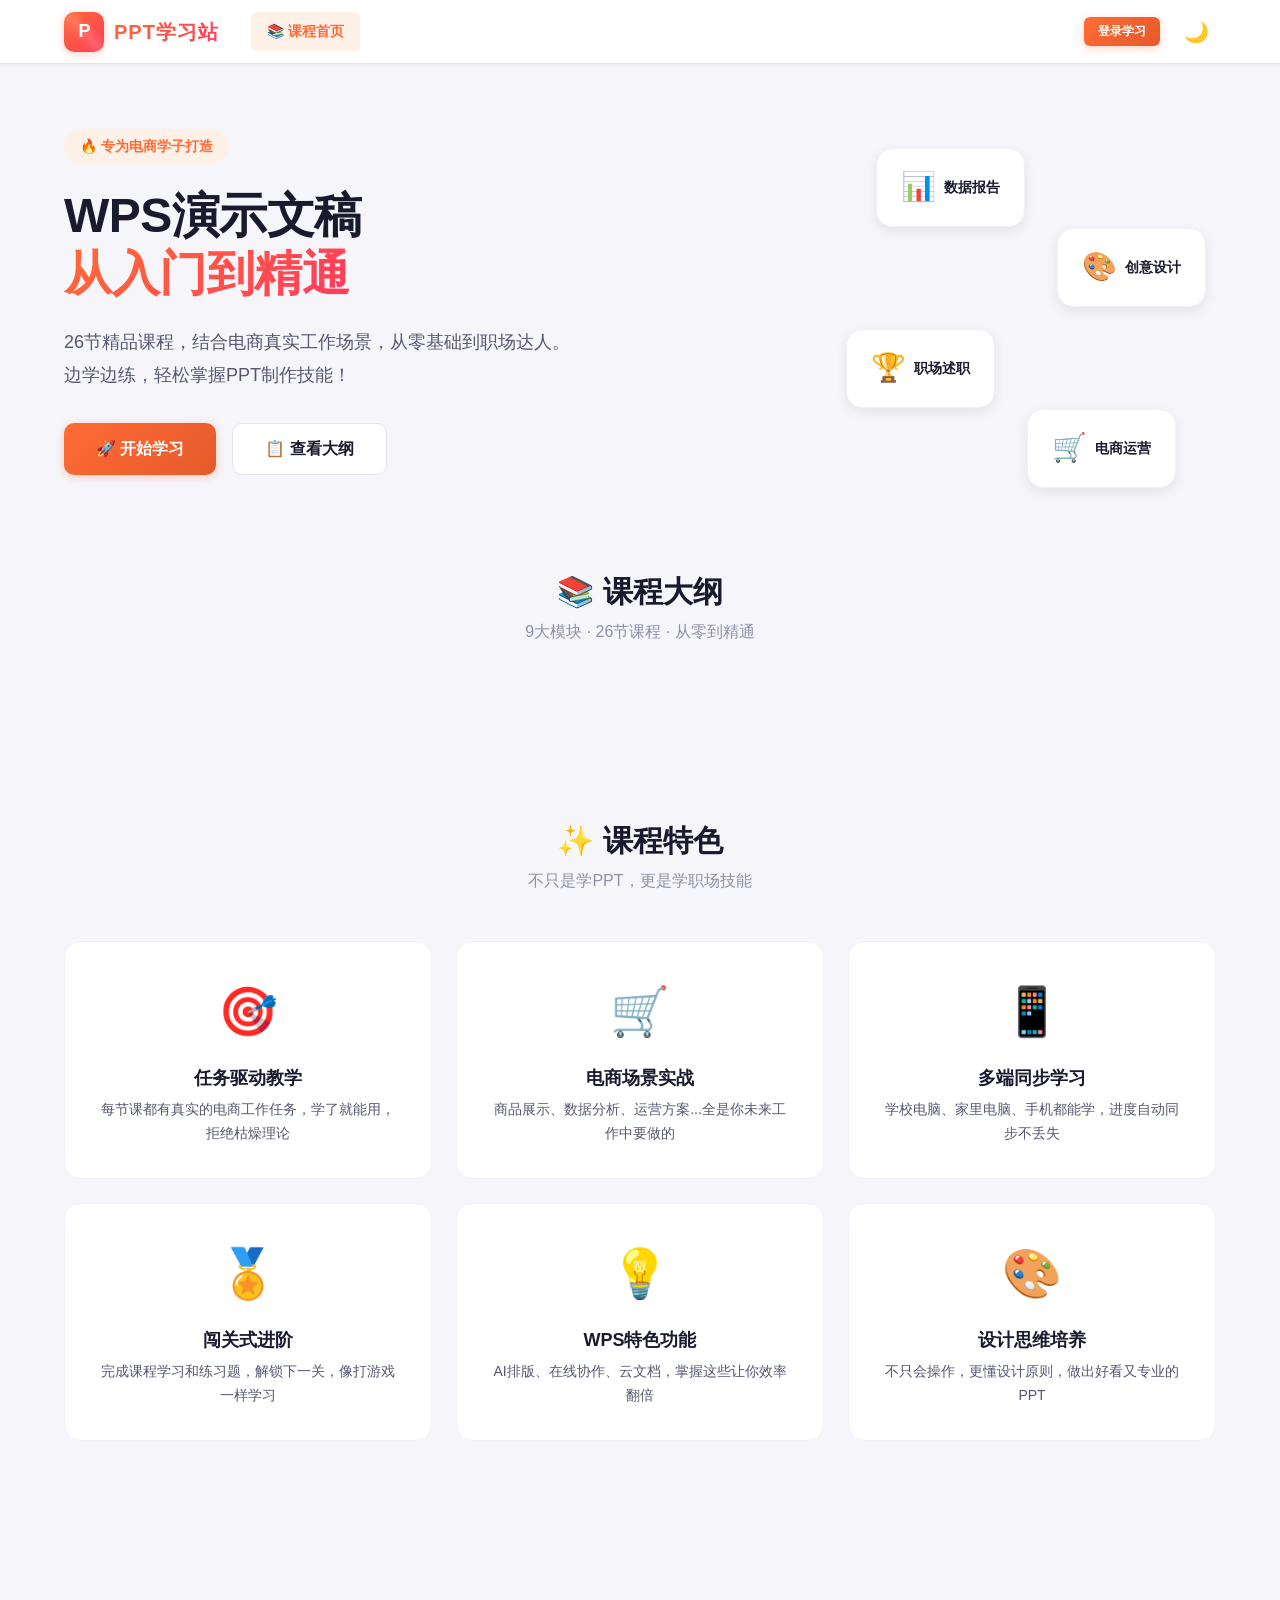
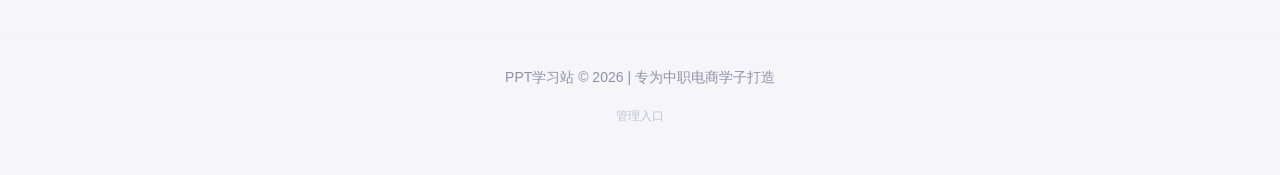
<file: index.html>
<!DOCTYPE html>
<html lang="zh-CN" data-theme="light">

<head>
    <meta charset="UTF-8">
    <meta name="viewport" content="width=device-width, initial-scale=1.0">
    <title>PPT学习站 - WPS演示文稿从入门到精通</title>
    <link rel="icon"
        href="data:image/svg+xml,<svg xmlns='http://www.w3.org/2000/svg' viewBox='0 0 100 100'><text y='.9em' font-size='90'>📊</text></svg>">
    <link rel="stylesheet" href="css/global.css">
    <link rel="stylesheet" href="css/home.css">
</head>

<body>
    <!-- 导航栏 -->
    <header class="header"></header>

    <!-- 主内容 -->
    <main class="main-content">

        <!-- 英雄区域 -->
        <section class="hero" id="hero">
            <div class="hero-content">
                <div class="hero-text">
                    <div class="hero-badge">🔥 专为电商学子打造</div>
                    <h1 class="hero-title">
                        WPS演示文稿<br>
                        <span class="hero-highlight">从入门到精通</span>
                    </h1>
                    <p class="hero-desc">
                        26节精品课程，结合电商真实工作场景，从零基础到职场达人。
                        边学边练，轻松掌握PPT制作技能！
                    </p>
                    <div class="hero-actions">
                        <button class="btn btn-primary btn-lg" id="heroStartBtn" onclick="handleHeroStart()">
                            🚀 开始学习
                        </button>
                        <a href="#courseMap" class="btn btn-secondary btn-lg">📋 查看大纲</a>
                    </div>
                    <div class="hero-stats" id="heroStats"></div>
                </div>
                <div class="hero-illustration">
                    <div class="hero-card hero-card-1">
                        <div class="hero-card-icon">📊</div>
                        <div class="hero-card-label">数据报告</div>
                    </div>
                    <div class="hero-card hero-card-2">
                        <div class="hero-card-icon">🎨</div>
                        <div class="hero-card-label">创意设计</div>
                    </div>
                    <div class="hero-card hero-card-3">
                        <div class="hero-card-icon">🏆</div>
                        <div class="hero-card-label">职场述职</div>
                    </div>
                    <div class="hero-card hero-card-4">
                        <div class="hero-card-icon">🛒</div>
                        <div class="hero-card-label">电商运营</div>
                    </div>
                </div>
            </div>
        </section>

        <!-- 学习进度概览（已登录时显示） -->
        <section class="progress-overview hidden" id="progressOverview">
            <div class="card">
                <div class="card-header">
                    <h3 class="card-title">📈 我的学习进度</h3>
                    <span class="badge badge-primary" id="progressBadge">加载中...</span>
                </div>
                <div class="progress-bar" style="height: 12px;">
                    <div class="progress-fill" id="progressFill" style="width: 0%;"></div>
                </div>
                <div class="progress-details" id="progressDetails">
                    <div class="progress-detail-item">
                        <span class="progress-detail-label">已完成</span>
                        <span class="progress-detail-value" id="completedCount">0</span>
                    </div>
                    <div class="progress-detail-item">
                        <span class="progress-detail-label">已开放</span>
                        <span class="progress-detail-value" id="openCount">0</span>
                    </div>
                    <div class="progress-detail-item">
                        <span class="progress-detail-label">总课程</span>
                        <span class="progress-detail-value">26</span>
                    </div>
                    <div class="progress-detail-item">
                        <span class="progress-detail-label">继续学习</span>
                        <span class="progress-detail-value" id="nextLesson">-</span>
                    </div>
                </div>
            </div>
        </section>

        <!-- 课程地图 -->
        <section class="course-map" id="courseMap">
            <div class="section-header">
                <h2 class="section-title">📚 课程大纲</h2>
                <p class="section-desc">9大模块 · 26节课程 · 从零到精通</p>
            </div>

            <!-- 加载状态 -->
            <div class="page-loading" id="courseLoading">
                <div class="loading-spinner loading-spinner-lg"></div>
                <p>正在加载课程...</p>
            </div>

            <!-- 课程模块列表 -->
            <div class="module-list hidden" id="moduleList"></div>

            <!-- 未登录提示 -->
            <div class="login-prompt hidden" id="loginPrompt">
                <div class="card text-center" style="padding: var(--space-2xl);">
                    <div style="font-size: 48px; margin-bottom: var(--space-md);">🔑</div>
                    <h3 style="margin-bottom: var(--space-sm);">登录后开始学习</h3>
                    <p style="color: var(--text-muted); margin-bottom: var(--space-lg);">
                        登录后可以追踪学习进度，换设备也能同步哦！
                    </p>
                    <a href="login.html" class="btn btn-primary btn-lg">立即登录</a>
                </div>
            </div>
        </section>

        <!-- 课程特色 -->
        <section class="features-section">
            <div class="section-header">
                <h2 class="section-title">✨ 课程特色</h2>
                <p class="section-desc">不只是学PPT，更是学职场技能</p>
            </div>
            <div class="features-grid">
                <div class="feature-card">
                    <div class="feature-icon">🎯</div>
                    <h4 class="feature-title">任务驱动教学</h4>
                    <p class="feature-desc">每节课都有真实的电商工作任务，学了就能用，拒绝枯燥理论</p>
                </div>
                <div class="feature-card">
                    <div class="feature-icon">🛒</div>
                    <h4 class="feature-title">电商场景实战</h4>
                    <p class="feature-desc">商品展示、数据分析、运营方案...全是你未来工作中要做的</p>
                </div>
                <div class="feature-card">
                    <div class="feature-icon">📱</div>
                    <h4 class="feature-title">多端同步学习</h4>
                    <p class="feature-desc">学校电脑、家里电脑、手机都能学，进度自动同步不丢失</p>
                </div>
                <div class="feature-card">
                    <div class="feature-icon">🏅</div>
                    <h4 class="feature-title">闯关式进阶</h4>
                    <p class="feature-desc">完成课程学习和练习题，解锁下一关，像打游戏一样学习</p>
                </div>
                <div class="feature-card">
                    <div class="feature-icon">💡</div>
                    <h4 class="feature-title">WPS特色功能</h4>
                    <p class="feature-desc">AI排版、在线协作、云文档，掌握这些让你效率翻倍</p>
                </div>
                <div class="feature-card">
                    <div class="feature-icon">🎨</div>
                    <h4 class="feature-title">设计思维培养</h4>
                    <p class="feature-desc">不只会操作，更懂设计原则，做出好看又专业的PPT</p>
                </div>
            </div>
        </section>

    </main>

    <!-- 页脚 -->
    <div id="footerArea"></div>
    <script src="js/supabase.min.js"></script>
   
    <!-- 项目脚本 -->
    <script src="js/supabase-config.js"></script>
    <script src="js/theme.js"></script>

    <script>
        // ==================== 全局变量 ====================
        let allChapters = [];
        let studentProgress = [];
        let currentStudent = null;

        // ==================== 页面初始化 ====================
        document.addEventListener('DOMContentLoaded', async () => {
            // 渲染导航栏
            renderHeader('home');

            // 渲染页脚
            document.getElementById('footerArea').innerHTML = getFooterHtml();

            // 获取登录状态
            currentStudent = getStudentSession();

            // 加载课程数据
            await loadCourseData();
        });

        // ==================== 加载课程数据 ====================
        async function loadCourseData() {
            const loadingEl = document.getElementById('courseLoading');
            const moduleListEl = document.getElementById('moduleList');

            try {
                // 获取所有章节
                allChapters = await getOpenChapters();

                // 如果已登录，获取学习进度
                if (currentStudent) {
                    studentProgress = await getStudentProgress(currentStudent.student_id);
                    renderProgressOverview();
                    renderHeroStats();
                }

                // 渲染课程模块
                renderModuleList();

                // 隐藏加载，显示内容
                loadingEl.classList.add('hidden');
                moduleListEl.classList.remove('hidden');

            } catch (err) {
                console.error('加载课程数据失败:', err);
                loadingEl.innerHTML = `
                    <div class="empty-state">
                        <div class="empty-state-icon">😵</div>
                        <div class="empty-state-title">加载失败</div>
                        <div class="empty-state-desc">网络好像出了点问题，请刷新页面重试</div>
                        <button class="btn btn-primary mt-lg" onclick="location.reload()">刷新页面</button>
                    </div>
                `;
            }
        }

        // ==================== 渲染学习进度概览 ====================
        function renderProgressOverview() {
            if (!currentStudent) return;

            const overviewEl = document.getElementById('progressOverview');
            overviewEl.classList.remove('hidden');

            const openChapters = allChapters.filter(c => c.is_open);
            const completedChapters = studentProgress.filter(p => p.is_completed);

            const openCount = openChapters.length;
            const completedCount = completedChapters.length;
            const percent = openCount > 0 ? Math.round((completedCount / openCount) * 100) : 0;

            // 更新进度条
            document.getElementById('progressFill').style.width = percent + '%';
            document.getElementById('progressBadge').textContent = percent + '%';
            document.getElementById('completedCount').textContent = completedCount;
            document.getElementById('openCount').textContent = openCount;

            // 找到下一个要学的课程
            const nextChapter = findNextChapter();
            const nextEl = document.getElementById('nextLesson');
            if (nextChapter) {
                nextEl.innerHTML = `<a href="lesson.html?id=${nextChapter.id}" style="color: var(--primary); font-weight: 600;">第${nextChapter.id}课 →</a>`;
            } else if (completedCount >= openCount && openCount > 0) {
                nextEl.textContent = '🎉 全部完成！';
            } else {
                nextEl.textContent = '-';
            }
        }

        // ==================== 渲染 Hero 区统计 ====================
        function renderHeroStats() {
            if (!currentStudent) return;

            const openChapters = allChapters.filter(c => c.is_open);
            const completedChapters = studentProgress.filter(p => p.is_completed);

            document.getElementById('heroStats').innerHTML = `
                <div class="hero-stat-item">
                    <span class="hero-stat-num">${completedChapters.length}</span>
                    <span class="hero-stat-label">已完成</span>
                </div>
                <div class="hero-stat-divider"></div>
                <div class="hero-stat-item">
                    <span class="hero-stat-num">${openChapters.length}</span>
                    <span class="hero-stat-label">已开放</span>
                </div>
                <div class="hero-stat-divider"></div>
                <div class="hero-stat-item">
                    <span class="hero-stat-num">${openChapters.length > 0 ? Math.round((completedChapters.length / openChapters.length) * 100) : 0}%</span>
                    <span class="hero-stat-label">完成率</span>
                </div>
            `;
        }

        // ==================== 找到下一个要学的章节 ====================
        function findNextChapter() {
            const openChapters = allChapters.filter(c => c.is_open);

            for (const chapter of openChapters) {
                const progress = studentProgress.find(p => p.chapter_id === chapter.id);
                if (!progress || !progress.is_completed) {
                    return chapter;
                }
            }
            return null;
        }

        // ==================== 渲染课程模块列表 ====================
        function renderModuleList() {
            const moduleListEl = document.getElementById('moduleList');

            // 按模块分组
            const modules = {};
            const moduleOrder = [
                '初识WPS演示', '文字与排版', '图片与图形',
                '多媒体与表格', '母版与模板', '动画与切换',
                '放映与输出', 'WPS特色功能', '综合实战'
            ];

            allChapters.forEach(chapter => {
                if (!modules[chapter.module]) {
                    modules[chapter.module] = [];
                }
                modules[chapter.module].push(chapter);
            });

            let html = '';

            moduleOrder.forEach((moduleName, moduleIndex) => {
                const chapters = modules[moduleName];
                if (!chapters || chapters.length === 0) return;

                const moduleColor = getModuleColor(moduleName);
                const moduleIcon = getModuleIcon(moduleName);
                const moduleNum = moduleIndex + 1;

                // 计算模块完成情况
                const moduleChapters = chapters.filter(c => c.is_open);
                const moduleCompleted = moduleChapters.filter(c => {
                    const p = studentProgress.find(sp => sp.chapter_id === c.id);
                    return p && p.is_completed;
                }).length;

                html += `
                    <div class="module-card" style="--module-color: ${moduleColor};">
                        <div class="module-header" onclick="toggleModule(${moduleNum})">
                            <div class="module-header-left">
                                <div class="module-icon">${moduleIcon}</div>
                                <div class="module-info">
                                    <div class="module-label">模块 ${moduleNum}</div>
                                    <h3 class="module-title">${moduleName}</h3>
                                </div>
                            </div>
                            <div class="module-header-right">
                                ${currentStudent && moduleChapters.length > 0 ? `
                                    <span class="module-progress-text">${moduleCompleted}/${moduleChapters.length}</span>
                                ` : ''}
                                <span class="module-toggle" id="moduleToggle${moduleNum}">▼</span>
                            </div>
                        </div>
                        <div class="module-chapters" id="moduleChapters${moduleNum}">
                            ${renderChapterCards(chapters)}
                        </div>
                    </div>
                `;
            });

            moduleListEl.innerHTML = html;
        }

        // ==================== 渲染章节卡片 ====================
        function renderChapterCards(chapters) {
            let html = '';

            chapters.forEach((chapter, index) => {
                const progress = studentProgress.find(p => p.chapter_id === chapter.id);
                const isCompleted = progress && progress.is_completed;
                const isRead = progress && progress.is_read;
                const quizScore = progress ? progress.quiz_score : 0;
                const quizTotal = progress ? progress.quiz_total : 0;

                // 判断是否可访问
                const isOpen = chapter.is_open;
                const canAccess = isOpen && (currentStudent !== null);

                // 判断是否解锁（前一章已完成 或 是第一章）
                let isUnlocked = false;
                if (!currentStudent) {
                    isUnlocked = false;
                } else if (chapter.sort_order === 1) {
                    isUnlocked = true;
                } else {
                    // 找前一个开放的章节
                    const prevChapter = allChapters
                        .filter(c => c.is_open && c.sort_order < chapter.sort_order)
                        .sort((a, b) => b.sort_order - a.sort_order)[0];

                    if (!prevChapter) {
                        isUnlocked = true;
                    } else {
                        const prevProgress = studentProgress.find(p => p.chapter_id === prevChapter.id);
                        isUnlocked = prevProgress && prevProgress.is_completed;
                    }
                }

                // 状态判断
                let statusClass = '';
                let statusIcon = '';
                let statusText = '';
                let cardClickable = false;

                if (!isOpen) {
                    statusClass = 'chapter-closed';
                    statusIcon = '🔒';
                    statusText = '未开放';
                } else if (!currentStudent) {
                    statusClass = 'chapter-login-required';
                    statusIcon = '🔑';
                    statusText = '需登录';
                } else if (isCompleted) {
                    statusClass = 'chapter-completed';
                    statusIcon = '✅';
                    statusText = '已完成';
                    cardClickable = true;
                } else if (isUnlocked) {
                    statusClass = 'chapter-available';
                    statusIcon = '📖';
                    statusText = isRead ? '学习中' : '可学习';
                    cardClickable = true;
                } else {
                    statusClass = 'chapter-locked';
                    statusIcon = '🔒';
                    statusText = '未解锁';
                }

                html += `
                    <div class="chapter-card ${statusClass}" 
                         ${cardClickable ? `onclick="goToLesson(${chapter.id})"` : ''}
                         ${!cardClickable && currentStudent && !isOpen ? `onclick="showToast('该章节还未开放，请等待老师开放', 'warning')"` : ''}
                         ${!cardClickable && currentStudent && isOpen && !isUnlocked ? `onclick="showToast('请先完成前一节课程', 'warning')"` : ''}
                         ${!currentStudent ? `onclick="window.location.href='login.html'"` : ''}
                    >
                        <div class="chapter-number">${chapter.id}</div>
                        <div class="chapter-info">
                            <h4 class="chapter-title">${escapeHtml(chapter.title)}</h4>
                            ${currentStudent && isCompleted && quizTotal > 0 ? `
                                <div class="chapter-score">
                                    练习得分：${quizScore}/${quizTotal}
                                </div>
                            ` : ''}
                        </div>
                        <div class="chapter-status">
                            <span class="chapter-status-icon">${statusIcon}</span>
                            <span class="chapter-status-text">${statusText}</span>
                        </div>
                    </div>
                `;
            });

            return html;
        }

        // ==================== 展开/收起模块 ====================
        function toggleModule(moduleNum) {
            const chaptersEl = document.getElementById('moduleChapters' + moduleNum);
            const toggleEl = document.getElementById('moduleToggle' + moduleNum);

            if (chaptersEl.classList.contains('collapsed')) {
                chaptersEl.classList.remove('collapsed');
                toggleEl.textContent = '▼';
            } else {
                chaptersEl.classList.add('collapsed');
                toggleEl.textContent = '▶';
            }
        }

        // ==================== 跳转到课程 ====================
        function goToLesson(chapterId) {
            window.location.href = `lesson.html?id=${chapterId}`;
        }

        // ==================== Hero 按钮处理 ====================
        function handleHeroStart() {
            if (!currentStudent) {
                window.location.href = 'login.html';
                return;
            }

            const next = findNextChapter();
            if (next) {
                // 检查是否解锁
                const isFirst = next.sort_order === 1;
                if (isFirst) {
                    goToLesson(next.id);
                    return;
                }

                const prevChapter = allChapters
                    .filter(c => c.is_open && c.sort_order < next.sort_order)
                    .sort((a, b) => b.sort_order - a.sort_order)[0];

                if (!prevChapter) {
                    goToLesson(next.id);
                    return;
                }

                const prevProgress = studentProgress.find(p => p.chapter_id === prevChapter.id);
                if (prevProgress && prevProgress.is_completed) {
                    goToLesson(next.id);
                } else {
                    // 去第一个未完成且已解锁的
                    goToLesson(next.id);
                }
            } else {
                // 全部完成
                showToast('🎉 你已完成所有已开放的课程！太棒了！', 'success');
                document.getElementById('courseMap').scrollIntoView({ behavior: 'smooth' });
            }
        }
    </script>
</body>

</html>
</file>
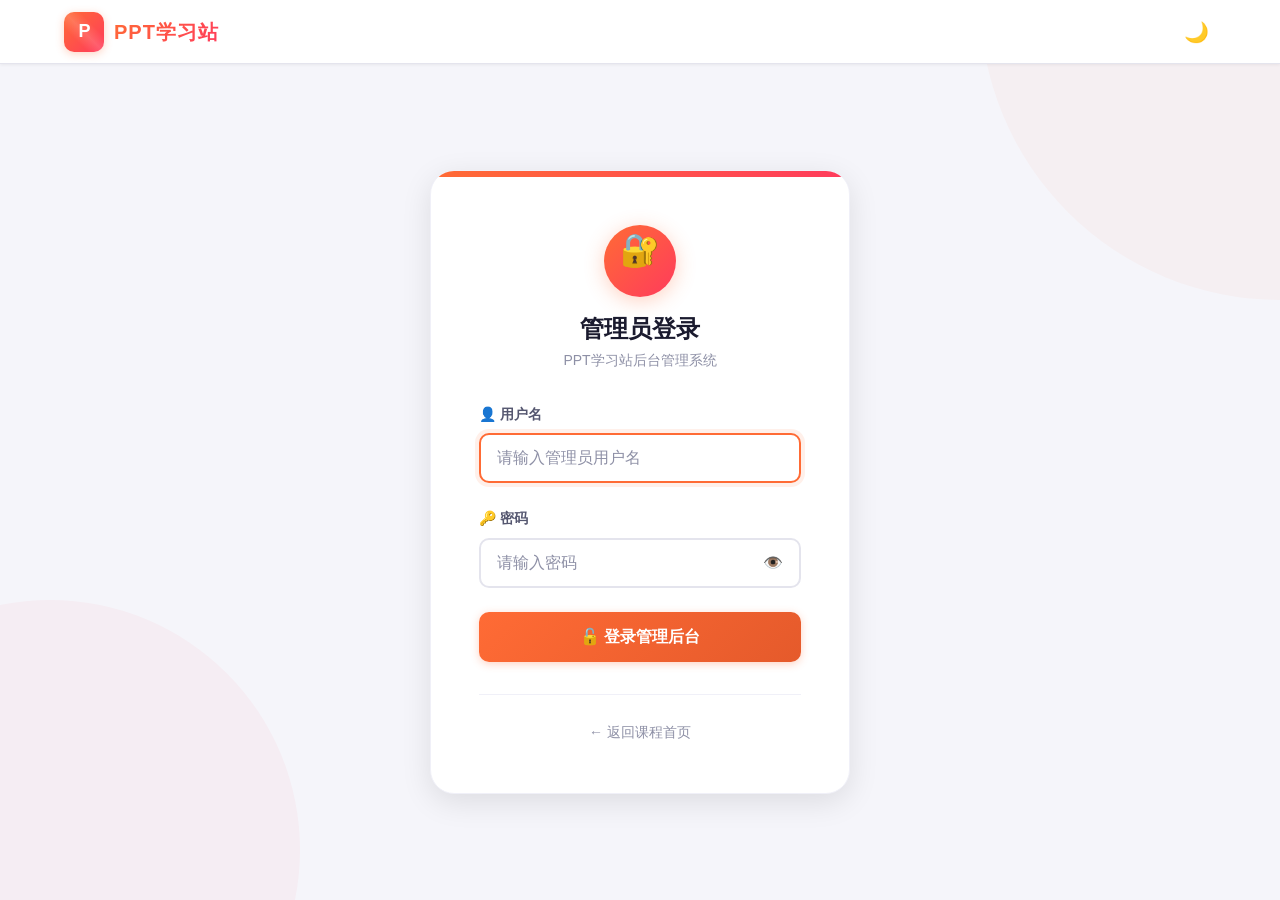
<file: admin-login.html>
<!DOCTYPE html>
<html lang="zh-CN" data-theme="light">

<head>
    <meta charset="UTF-8">
    <meta name="viewport" content="width=device-width, initial-scale=1.0">
    <title>管理员登录 - PPT学习站</title>
    <link rel="icon"
        href="data:image/svg+xml,<svg xmlns='http://www.w3.org/2000/svg' viewBox='0 0 100 100'><text y='.9em' font-size='90'>📊</text></svg>">
    <link rel="stylesheet" href="css/global.css">
    <style>
        /* ==================== 管理员登录页样式 ==================== */
        .admin-login-page {
            min-height: 100vh;
            display: flex;
            align-items: center;
            justify-content: center;
            padding: calc(var(--header-height) + var(--space-lg)) var(--space-lg) var(--space-lg);
            position: relative;
        }

        /* 背景装饰 */
        .admin-login-page::before {
            content: '';
            position: fixed;
            top: -300px;
            right: -300px;
            width: 600px;
            height: 600px;
            background: var(--primary);
            border-radius: 50%;
            opacity: 0.04;
            pointer-events: none;
        }

        .admin-login-page::after {
            content: '';
            position: fixed;
            bottom: -200px;
            left: -200px;
            width: 500px;
            height: 500px;
            background: var(--accent);
            border-radius: 50%;
            opacity: 0.04;
            pointer-events: none;
        }

        .admin-login-card {
            width: 100%;
            max-width: 420px;
            background: var(--bg-card);
            border-radius: var(--radius-xl);
            box-shadow: var(--shadow-lg);
            border: 1px solid var(--border-light);
            overflow: hidden;
            position: relative;
            z-index: 1;
        }

        /* 顶部装饰条 */
        .admin-login-top {
            height: 6px;
            background: linear-gradient(90deg, var(--primary), var(--accent), var(--primary));
            background-size: 200% 100%;
            animation: gradientMove 4s ease infinite;
        }

        @keyframes gradientMove {

            0%,
            100% {
                background-position: 0% 50%;
            }

            50% {
                background-position: 100% 50%;
            }
        }

        .admin-login-body {
            padding: var(--space-2xl);
        }

        /* 头像区 */
        .admin-avatar-area {
            text-align: center;
            margin-bottom: var(--space-xl);
        }

        .admin-avatar {
            width: 72px;
            height: 72px;
            border-radius: 50%;
            background: linear-gradient(135deg, var(--primary), var(--accent));
            margin: 0 auto var(--space-md);
            display: flex;
            align-items: center;
            justify-content: center;
            font-size: 32px;
            box-shadow: 0 4px 20px rgba(255, 107, 53, 0.3);
        }

        .admin-avatar-area h2 {
            font-size: var(--text-2xl);
            font-weight: 800;
            margin-bottom: var(--space-xs);
        }

        .admin-avatar-area p {
            font-size: var(--text-sm);
            color: var(--text-muted);
            margin: 0;
        }

        /* 表单 */
        .admin-login-form .form-group {
            margin-bottom: var(--space-lg);
        }

        .admin-login-form .form-input {
            padding: 14px 16px;
            border-radius: var(--radius-md);
            border: 2px solid var(--border-color);
            transition: all var(--transition-fast);
        }

        .admin-login-form .form-input:focus {
            border-color: var(--primary);
            box-shadow: 0 0 0 4px rgba(255, 107, 53, 0.1);
        }

        /* 密码输入框容器 */
        .password-wrapper {
            position: relative;
        }

        .password-wrapper .form-input {
            padding-right: 48px;
        }

        .password-toggle {
            position: absolute;
            right: 12px;
            top: 50%;
            transform: translateY(-50%);
            width: 32px;
            height: 32px;
            border-radius: var(--radius-sm);
            display: flex;
            align-items: center;
            justify-content: center;
            color: var(--text-muted);
            cursor: pointer;
            transition: all var(--transition-fast);
            font-size: 16px;
        }

        .password-toggle:hover {
            color: var(--primary);
            background: var(--primary-light);
        }

        /* 登录按钮 */
        .admin-login-btn {
            width: 100%;
            padding: 14px;
            font-size: var(--text-base);
            border-radius: var(--radius-md);
        }

        .admin-login-btn-text,
        .admin-login-btn-loading {
            display: inline-flex;
            align-items: center;
            gap: var(--space-sm);
        }

        /* 底部提示 */
        .admin-login-footer {
            text-align: center;
            margin-top: var(--space-xl);
            padding-top: var(--space-lg);
            border-top: 1px solid var(--border-light);
        }

        .admin-login-footer a {
            color: var(--text-muted);
            font-size: var(--text-sm);
            transition: color var(--transition-fast);
        }

        .admin-login-footer a:hover {
            color: var(--primary);
        }

        /* 错误提示动画 */
        .admin-login-error {
            display: none;
            padding: var(--space-md);
            background: var(--error-light);
            border: 1px solid var(--error);
            border-radius: var(--radius-md);
            color: var(--error);
            font-size: var(--text-sm);
            text-align: center;
            margin-bottom: var(--space-lg);
            animation: shakeError 0.4s ease;
        }

        .admin-login-error.show {
            display: block;
        }

        @keyframes shakeError {

            0%,
            100% {
                transform: translateX(0);
            }

            20% {
                transform: translateX(-6px);
            }

            40% {
                transform: translateX(6px);
            }

            60% {
                transform: translateX(-4px);
            }

            80% {
                transform: translateX(4px);
            }
        }

        /* 安全锁图标动画 */
        .lock-animation {
            display: inline-block;
            animation: lockPulse 2s ease-in-out infinite;
        }

        @keyframes lockPulse {

            0%,
            100% {
                transform: scale(1);
            }

            50% {
                transform: scale(1.05);
            }
        }

        /* 响应式 */
        @media (max-width: 480px) {
            .admin-login-body {
                padding: var(--space-lg);
            }

            .admin-avatar {
                width: 60px;
                height: 60px;
                font-size: 26px;
            }

            .admin-avatar-area h2 {
                font-size: var(--text-xl);
            }
        }

        /* 深色模式 */
        [data-theme="dark"] .admin-login-card {
            border-color: var(--border-color);
        }

        [data-theme="dark"] .admin-login-form .form-input {
            background: var(--bg-body);
        }

        [data-theme="dark"] .admin-login-error {
            background: var(--error-light);
            border-color: rgba(239, 68, 68, 0.3);
        }
    </style>
</head>

<body>
    <!-- 导航栏 -->
    <header class="header"></header>

    <!-- 主内容 -->
    <main class="admin-login-page">
        <div class="admin-login-card">
            <div class="admin-login-top"></div>
            <div class="admin-login-body">

                <!-- 头像区 -->
                <div class="admin-avatar-area">
                    <div class="admin-avatar lock-animation">🔐</div>
                    <h2>管理员登录</h2>
                    <p>PPT学习站后台管理系统</p>
                </div>

                <!-- 错误提示 -->
                <div class="admin-login-error" id="loginError"></div>

                <!-- 登录表单 -->
                <form class="admin-login-form" id="adminLoginForm" onsubmit="return false;">
                    <div class="form-group">
                        <label class="form-label" for="adminUsername">
                            <span>👤</span> 用户名
                        </label>
                        <input type="text" id="adminUsername" class="form-input" placeholder="请输入管理员用户名" maxlength="30"
                            autocomplete="username" required>
                    </div>

                    <div class="form-group">
                        <label class="form-label" for="adminPassword">
                            <span>🔑</span> 密码
                        </label>
                        <div class="password-wrapper">
                            <input type="password" id="adminPassword" class="form-input" placeholder="请输入密码"
                                maxlength="50" autocomplete="current-password" required>
                            <button type="button" class="password-toggle" onclick="togglePasswordVisibility()"
                                title="显示/隐藏密码">
                                <span id="passwordToggleIcon">👁️</span>
                            </button>
                        </div>
                    </div>

                    <button type="submit" class="btn btn-primary admin-login-btn" id="adminLoginBtn"
                        onclick="handleAdminLoginSubmit()">
                        <span class="admin-login-btn-text" id="adminBtnText">🔓 登录管理后台</span>
                        <span class="admin-login-btn-loading hidden" id="adminBtnLoading">
                            <span class="loading-spinner"></span> 验证中...
                        </span>
                    </button>
                </form>

                <!-- 底部返回 -->
                <div class="admin-login-footer">
                    <a href="index.html">← 返回课程首页</a>
                </div>

            </div>
        </div>
    </main>

    <!-- Supabase CDN -->
   <script src="js/supabase.min.js"></script>
    <!-- 项目脚本 -->
    <script src="js/supabase-config.js"></script>
    <script src="js/theme.js"></script>

    <script>
        // ==================== 页面初始化 ====================
        document.addEventListener('DOMContentLoaded', () => {
            // 简单导航（无用户信息）
            const header = document.querySelector('.header');
            header.innerHTML = `
                <div class="header-inner">
                    <div class="header-left">
                        <a href="index.html" class="logo">
                            <div class="logo-icon"></div>
                            <span class="logo-text">PPT学习站</span>
                        </a>
                    </div>
                    <div class="header-right">
                        <button class="theme-toggle" onclick="toggleTheme()" title="切换主题">
                            <span class="icon-sun">☀️</span>
                            <span class="icon-moon">🌙</span>
                        </button>
                    </div>
                </div>
            `;

            // 如果已登录，直接跳转管理页
            const admin = getAdminSession();
            if (admin) {
                window.location.href = 'admin.html';
                return;
            }

            // 自动聚焦
            document.getElementById('adminUsername').focus();

            // 回车提交
            document.getElementById('adminLoginForm').addEventListener('keydown', (e) => {
                if (e.key === 'Enter') {
                    e.preventDefault();
                    handleAdminLoginSubmit();
                }
            });
        });

        // ==================== 密码可见性切换 ====================
        let passwordVisible = false;

        function togglePasswordVisibility() {
            const input = document.getElementById('adminPassword');
            const icon = document.getElementById('passwordToggleIcon');

            passwordVisible = !passwordVisible;

            if (passwordVisible) {
                input.type = 'text';
                icon.textContent = '🙈';
            } else {
                input.type = 'password';
                icon.textContent = '👁️';
            }
        }

        // ==================== 登录处理 ====================
        let isLoggingIn = false;

        async function handleAdminLoginSubmit() {
            if (isLoggingIn) return;

            const usernameInput = document.getElementById('adminUsername');
            const passwordInput = document.getElementById('adminPassword');
            const errorEl = document.getElementById('loginError');
            const btnText = document.getElementById('adminBtnText');
            const btnLoading = document.getElementById('adminBtnLoading');
            const loginBtn = document.getElementById('adminLoginBtn');

            // 清除错误
            errorEl.classList.remove('show');
            errorEl.textContent = '';

            const username = usernameInput.value.trim();
            const password = passwordInput.value;

            // 验证
            if (!username) {
                showLoginError('请输入用户名');
                usernameInput.focus();
                return;
            }

            if (!password) {
                showLoginError('请输入密码');
                passwordInput.focus();
                return;
            }

            // 开始登录
            isLoggingIn = true;
            loginBtn.disabled = true;
            btnText.classList.add('hidden');
            btnLoading.classList.remove('hidden');

            try {
                const result = await adminLogin(username, password);

                if (result.success) {
                    // 保存会话
                    saveAdminSession(username, password);

                    showToast('登录成功，欢迎管理员！', 'success');

                    setTimeout(() => {
                        window.location.href = 'admin.html';
                    }, 600);
                } else {
                    showLoginError(result.error || '用户名或密码错误');
                    passwordInput.value = '';
                    passwordInput.focus();

                    isLoggingIn = false;
                    loginBtn.disabled = false;
                    btnText.classList.remove('hidden');
                    btnLoading.classList.add('hidden');
                }
            } catch (err) {
                console.error('管理员登录异常:', err);
                showLoginError('网络异常，请稍后重试');

                isLoggingIn = false;
                loginBtn.disabled = false;
                btnText.classList.remove('hidden');
                btnLoading.classList.add('hidden');
            }
        }

        /**
         * 显示登录错误
         * @param {string} message
         */
        function showLoginError(message) {
            const errorEl = document.getElementById('loginError');
            errorEl.textContent = '❌ ' + message;
            errorEl.classList.add('show');

            // 移除动画后重新添加以触发动画
            errorEl.style.animation = 'none';
            errorEl.offsetHeight; // 强制重绘
            errorEl.style.animation = '';
        }
    </script>
</body>

</html>
</file>
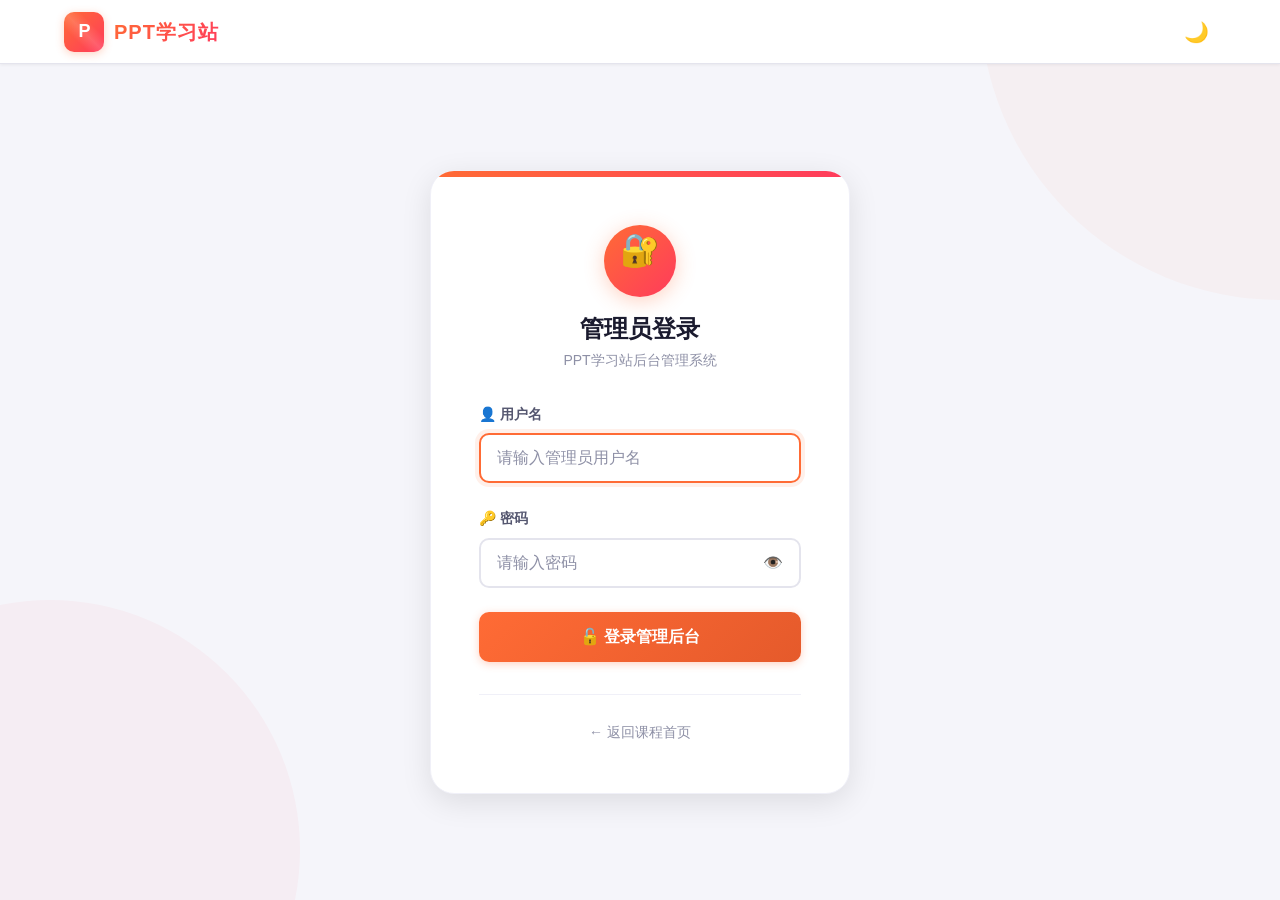
<file: admin.html>
<!DOCTYPE html>
<html lang="zh-CN" data-theme="light">

<head>
    <meta charset="UTF-8">
    <meta name="viewport" content="width=device-width, initial-scale=1.0">
    <title>管理后台 - PPT学习站</title>
    <link rel="icon"
        href="data:image/svg+xml,<svg xmlns='http://www.w3.org/2000/svg' viewBox='0 0 100 100'><text y='.9em' font-size='90'>⚙️</text></svg>">
    <link rel="stylesheet" href="css/global.css">
    <style>
        /* ==================== 管理后台样式 ==================== */
        .admin-tabs {
            display: flex;
            gap: var(--space-xs);
            background: var(--bg-card);
            padding: 6px;
            border-radius: var(--radius-lg);
            border: 1px solid var(--border-light);
            margin-bottom: var(--space-xl);
            overflow-x: auto;
        }

        .admin-tab {
            flex: 1;
            padding: 12px var(--space-lg);
            border-radius: var(--radius-md);
            font-size: var(--text-sm);
            font-weight: 600;
            color: var(--text-secondary);
            cursor: pointer;
            transition: all var(--transition-fast);
            text-align: center;
            white-space: nowrap;
            min-width: 120px;
            background: transparent;
            border: none;
        }

        .admin-tab:hover {
            background: var(--primary-light);
            color: var(--primary);
        }

        .admin-tab.active {
            background: var(--primary);
            color: white;
            box-shadow: 0 2px 8px rgba(255, 107, 53, 0.3);
        }

        .admin-panel {
            display: none;
            animation: fadeIn 0.3s ease;
        }

        .admin-panel.active {
            display: block;
        }

        @keyframes fadeIn {
            from {
                opacity: 0;
                transform: translateY(8px);
            }

            to {
                opacity: 1;
                transform: translateY(0);
            }
        }

        /* ---- 仪表盘 ---- */
        .dashboard-stats {
            display: grid;
            grid-template-columns: repeat(4, 1fr);
            gap: var(--space-md);
            margin-bottom: var(--space-xl);
        }

        .stat-card {
            background: var(--bg-card);
            border-radius: var(--radius-lg);
            padding: var(--space-lg);
            border: 1px solid var(--border-light);
            text-align: center;
            transition: all var(--transition-base);
        }

        .stat-card:hover {
            transform: translateY(-3px);
            box-shadow: var(--shadow-md);
        }

        .stat-icon {
            font-size: 32px;
            margin-bottom: var(--space-sm);
        }

        .stat-value {
            font-size: var(--text-3xl);
            font-weight: 800;
            color: var(--primary);
            line-height: 1.2;
        }

        .stat-label {
            font-size: var(--text-sm);
            color: var(--text-muted);
            margin-top: var(--space-xs);
        }

        /* ---- 表格通用 ---- */
        .chapter-controls {
            display: flex;
            gap: var(--space-sm);
            margin-bottom: var(--space-lg);
            flex-wrap: wrap;
        }

        .chapter-table-wrapper {
            overflow-x: auto;
            background: var(--bg-card);
            border-radius: var(--radius-lg);
            border: 1px solid var(--border-light);
        }

        .admin-table {
            width: 100%;
            border-collapse: collapse;
            min-width: 600px;
        }

        .admin-table th {
            background: var(--bg-code);
            padding: 12px var(--space-md);
            text-align: left;
            font-size: var(--text-sm);
            font-weight: 700;
            color: var(--text-secondary);
            border-bottom: 2px solid var(--border-color);
            white-space: nowrap;
        }

        .admin-table td {
            padding: 12px var(--space-md);
            font-size: var(--text-sm);
            color: var(--text-primary);
            border-bottom: 1px solid var(--border-light);
            vertical-align: middle;
        }

        .admin-table tbody tr {
            transition: background var(--transition-fast);
        }

        .admin-table tbody tr:hover {
            background: var(--bg-card-hover);
        }

        .admin-table tbody tr:last-child td {
            border-bottom: none;
        }

        /* 开关 */
        .toggle-switch {
            position: relative;
            display: inline-block;
            width: 44px;
            height: 24px;
            cursor: pointer;
        }

        .toggle-switch input {
            opacity: 0;
            width: 0;
            height: 0;
        }

        .toggle-slider {
            position: absolute;
            inset: 0;
            background: var(--border-color);
            border-radius: 24px;
            transition: all var(--transition-fast);
        }

        .toggle-slider::before {
            content: '';
            position: absolute;
            width: 18px;
            height: 18px;
            left: 3px;
            bottom: 3px;
            background: white;
            border-radius: 50%;
            transition: all var(--transition-fast);
            box-shadow: 0 1px 3px rgba(0, 0, 0, 0.2);
        }

        .toggle-switch input:checked+.toggle-slider {
            background: var(--success);
        }

        .toggle-switch input:checked+.toggle-slider::before {
            transform: translateX(20px);
        }

        .status-open {
            color: var(--success);
            font-weight: 600;
        }

        .status-closed {
            color: var(--text-muted);
        }

        /* ---- 学生管理 ---- */
        .student-toolbar {
            display: flex;
            justify-content: space-between;
            align-items: center;
            gap: var(--space-md);
            margin-bottom: var(--space-lg);
            flex-wrap: wrap;
        }

        .student-toolbar-left {
            display: flex;
            gap: var(--space-sm);
            flex-wrap: wrap;
            align-items: center;
        }

        .student-search {
            position: relative;
        }

        .student-search .form-input {
            padding-left: 36px;
            width: 260px;
            border-radius: var(--radius-full);
            height: 40px;
        }

        .student-search-icon {
            position: absolute;
            left: 12px;
            top: 50%;
            transform: translateY(-50%);
            color: var(--text-muted);
            font-size: 14px;
            pointer-events: none;
        }

        .student-count {
            font-size: var(--text-sm);
            color: var(--text-muted);
            display: flex;
            align-items: center;
        }

        /* 班级筛选 */
        .class-filter-select {
            padding: 8px 14px;
            border: 2px solid var(--border-color);
            border-radius: var(--radius-full);
            background: var(--bg-card);
            color: var(--text-primary);
            font-size: var(--text-sm);
            cursor: pointer;
            transition: border-color var(--transition-fast);
            height: 40px;
        }

        .class-filter-select:focus {
            border-color: var(--primary);
            outline: none;
        }

        .action-btns {
            display: flex;
            gap: var(--space-xs);
        }

        /* ---- 进度查看 ---- */
        .progress-filters {
            display: flex;
            gap: var(--space-md);
            margin-bottom: var(--space-lg);
            flex-wrap: wrap;
            align-items: center;
        }

        .progress-filter-select {
            padding: 8px 14px;
            border: 2px solid var(--border-color);
            border-radius: var(--radius-md);
            background: var(--bg-card);
            color: var(--text-primary);
            font-size: var(--text-sm);
            cursor: pointer;
            transition: border-color var(--transition-fast);
        }

        .progress-filter-select:focus {
            border-color: var(--primary);
        }

        /* 柱状图 */
        .progress-chart-area {
            background: var(--bg-card);
            border-radius: var(--radius-lg);
            border: 1px solid var(--border-light);
            padding: var(--space-lg);
            margin-bottom: var(--space-xl);
        }

        .progress-chart-title {
            font-size: var(--text-lg);
            font-weight: 700;
            margin-bottom: var(--space-lg);
        }

        .bar-chart {
            display: flex;
            align-items: flex-end;
            gap: var(--space-sm);
            height: 200px;
            padding: 0 var(--space-sm);
        }

        .bar-item {
            flex: 1;
            display: flex;
            flex-direction: column;
            align-items: center;
            gap: var(--space-xs);
            min-width: 30px;
        }

        .bar-fill {
            width: 100%;
            max-width: 40px;
            background: linear-gradient(180deg, var(--primary), var(--accent));
            border-radius: var(--radius-sm) var(--radius-sm) 0 0;
            transition: height 0.6s ease;
            min-height: 2px;
            position: relative;
        }

        .bar-fill:hover {
            opacity: 0.85;
        }

        .bar-fill::after {
            content: attr(data-value);
            position: absolute;
            top: -22px;
            left: 50%;
            transform: translateX(-50%);
            font-size: 10px;
            font-weight: 700;
            color: var(--text-secondary);
            white-space: nowrap;
        }

        .bar-label {
            font-size: 10px;
            color: var(--text-muted);
            text-align: center;
            white-space: nowrap;
            overflow: hidden;
            text-overflow: ellipsis;
            max-width: 50px;
        }

        /* 学生进度卡片 */
        .student-progress-card {
            background: var(--bg-card);
            border-radius: var(--radius-lg);
            border: 1px solid var(--border-light);
            margin-bottom: var(--space-md);
            overflow: hidden;
            transition: box-shadow var(--transition-fast);
        }

        .student-progress-card:hover {
            box-shadow: var(--shadow-md);
        }

        .student-progress-header {
            display: flex;
            align-items: center;
            justify-content: space-between;
            padding: var(--space-md) var(--space-lg);
            cursor: pointer;
            transition: background var(--transition-fast);
        }

        .student-progress-header:hover {
            background: var(--bg-card-hover);
        }

        .student-progress-left {
            display: flex;
            align-items: center;
            gap: var(--space-md);
        }

        .student-progress-avatar {
            width: 40px;
            height: 40px;
            border-radius: 50%;
            background: linear-gradient(135deg, var(--primary), var(--accent));
            display: flex;
            align-items: center;
            justify-content: center;
            color: white;
            font-weight: 700;
            font-size: var(--text-sm);
            flex-shrink: 0;
        }

        .student-progress-name {
            font-weight: 700;
            color: var(--text-primary);
        }

        .student-progress-id {
            font-size: var(--text-xs);
            color: var(--text-muted);
        }

        .student-progress-class {
            font-size: var(--text-xs);
            color: var(--primary);
            font-weight: 500;
        }

        .student-progress-right {
            display: flex;
            align-items: center;
            gap: var(--space-md);
        }

        .student-progress-percent {
            font-size: var(--text-lg);
            font-weight: 800;
            color: var(--primary);
        }

        .student-progress-mini-bar {
            width: 100px;
            height: 8px;
            background: var(--border-light);
            border-radius: var(--radius-full);
            overflow: hidden;
        }

        .student-progress-mini-fill {
            height: 100%;
            background: linear-gradient(90deg, var(--primary), var(--accent));
            border-radius: var(--radius-full);
            transition: width 0.4s ease;
        }

        .student-progress-toggle {
            color: var(--text-muted);
            font-size: var(--text-sm);
            transition: transform var(--transition-fast);
        }

        .student-progress-detail {
            display: none;
            padding: 0 var(--space-lg) var(--space-lg);
            border-top: 1px solid var(--border-light);
        }

        .student-progress-detail.show {
            display: block;
        }

        .detail-chapter-list {
            display: grid;
            grid-template-columns: repeat(auto-fill, minmax(250px, 1fr));
            gap: var(--space-sm);
            margin-top: var(--space-md);
        }

        .detail-chapter-item {
            display: flex;
            align-items: center;
            gap: var(--space-sm);
            padding: var(--space-sm) var(--space-md);
            border-radius: var(--radius-sm);
            font-size: var(--text-xs);
            background: var(--bg-code);
        }

        .detail-chapter-item.completed {
            background: var(--success-light);
        }

        .detail-chapter-item.in-progress {
            background: var(--warning-light);
        }

        .detail-chapter-num {
            font-weight: 700;
            color: var(--text-muted);
            width: 20px;
            flex-shrink: 0;
        }

        .detail-chapter-title {
            flex: 1;
            overflow: hidden;
            text-overflow: ellipsis;
            white-space: nowrap;
        }

        .detail-chapter-score {
            font-weight: 700;
            flex-shrink: 0;
        }

        /* ---- 批量导入 ---- */
        .import-modal .modal {
            max-width: 650px;
        }

        .import-format-hint {
            background: var(--bg-code);
            border-radius: var(--radius-md);
            padding: var(--space-md);
            margin-bottom: var(--space-md);
            font-size: var(--text-xs);
            color: var(--text-secondary);
            line-height: 1.8;
        }

        .import-format-hint code {
            background: var(--bg-card);
            padding: 1px 6px;
            border-radius: 3px;
            font-family: var(--font-mono);
            color: var(--primary);
        }

        .import-textarea {
            width: 100%;
            min-height: 160px;
            padding: var(--space-md);
            border: 2px solid var(--border-color);
            border-radius: var(--radius-md);
            font-family: var(--font-mono);
            font-size: var(--text-sm);
            color: var(--text-primary);
            background: var(--bg-input);
            resize: vertical;
            transition: border-color var(--transition-fast);
            line-height: 1.8;
        }

        .import-textarea:focus {
            border-color: var(--primary);
            outline: none;
            box-shadow: 0 0 0 3px rgba(255, 107, 53, 0.1);
        }

        .import-textarea::placeholder {
            color: var(--text-muted);
        }

        .import-preview {
            margin-top: var(--space-md);
            max-height: 200px;
            overflow-y: auto;
        }

        .import-preview-count {
            font-size: var(--text-sm);
            color: var(--text-secondary);
            margin-bottom: var(--space-sm);
            font-weight: 600;
        }

        /* ---- 响应式 ---- */
        @media (max-width: 1024px) {
            .dashboard-stats {
                grid-template-columns: repeat(2, 1fr);
            }
        }

        @media (max-width: 768px) {
            .admin-tabs {
                flex-wrap: nowrap;
                overflow-x: auto;
                -webkit-overflow-scrolling: touch;
            }

            .admin-tab {
                min-width: 100px;
                padding: 10px var(--space-md);
                font-size: var(--text-xs);
            }

            .dashboard-stats {
                grid-template-columns: repeat(2, 1fr);
                gap: var(--space-sm);
            }

            .stat-card {
                padding: var(--space-md);
            }

            .stat-value {
                font-size: var(--text-xl);
            }

            .student-toolbar {
                flex-direction: column;
                align-items: stretch;
            }

            .student-search .form-input {
                width: 100%;
            }

            .student-toolbar-left {
                flex-direction: column;
            }

            .progress-filters {
                flex-direction: column;
                align-items: stretch;
            }

            .student-progress-right {
                flex-direction: column;
                align-items: flex-end;
                gap: var(--space-xs);
            }

            .student-progress-mini-bar {
                width: 80px;
            }

            .detail-chapter-list {
                grid-template-columns: 1fr;
            }

            .bar-chart {
                height: 150px;
            }
        }

        @media (max-width: 480px) {
            .dashboard-stats {
                grid-template-columns: 1fr 1fr;
            }

            .chapter-controls {
                flex-direction: column;
            }

            .chapter-controls .btn {
                width: 100%;
            }

            .action-btns {
                flex-direction: column;
            }

            .action-btns .btn {
                width: 100%;
                justify-content: center;
            }
        }

        /* ---- 深色模式 ---- */
        [data-theme="dark"] .admin-table th {
            background: var(--bg-body);
        }

        [data-theme="dark"] .stat-card {
            border-color: var(--border-color);
        }

        [data-theme="dark"] .student-progress-card {
            border-color: var(--border-color);
        }

        [data-theme="dark"] .chapter-table-wrapper {
            border-color: var(--border-color);
        }

        [data-theme="dark"] .import-textarea {
            background: var(--bg-body);
        }

        [data-theme="dark"] .detail-chapter-item {
            background: var(--bg-body);
        }

        [data-theme="dark"] .detail-chapter-item.completed {
            background: rgba(34, 197, 94, 0.08);
        }

        [data-theme="dark"] .detail-chapter-item.in-progress {
            background: rgba(245, 158, 11, 0.08);
        }
    </style>
</head>

<body>
    <main class="main-content" style="padding-top: var(--space-2xl);">

        <div class="flex justify-between items-center mb-lg" style="flex-wrap: wrap; gap: var(--space-md);">
            <div>
                <h1 style="font-size: var(--text-2xl); margin-bottom: var(--space-xs);">⚙️ 管理后台</h1>
                <p style="color: var(--text-muted); font-size: var(--text-sm); margin: 0;">PPT学习站 · 教学管理中心</p>
            </div>
            <div>
                <a href="index.html" class="btn btn-secondary btn-sm" target="_blank">🔗 访问课程首页</a>
                <button class="btn btn-danger btn-sm"
                    onclick="clearAdminSession(); window.location.href='admin-login.html';" style="margin-left: 8px;">🚪
                    退出登录</button>
            </div>
        </div>

        <div class="admin-tabs" id="adminTabs">
            <button class="admin-tab active" data-panel="dashboard" onclick="switchTab('dashboard')">📊 仪表盘</button>
            <button class="admin-tab" data-panel="chapters" onclick="switchTab('chapters')">📖 章节管理</button>
            <button class="admin-tab" data-panel="students" onclick="switchTab('students')">👥 学生管理</button>
            <button class="admin-tab" data-panel="progress" onclick="switchTab('progress')">📈 进度查看</button>
        </div>

        <div class="admin-panel active" id="panelDashboard">
            <div class="dashboard-stats" id="dashboardStats">
                <div class="stat-card">
                    <div class="stat-icon">👥</div>
                    <div class="stat-value" id="statStudents">-</div>
                    <div class="stat-label">注册学生</div>
                </div>
                <div class="stat-card">
                    <div class="stat-icon">📖</div>
                    <div class="stat-value" id="statOpenChapters">-</div>
                    <div class="stat-label">已开放章节</div>
                </div>
                <div class="stat-card">
                    <div class="stat-icon">✅</div>
                    <div class="stat-value" id="statAvgProgress">-</div>
                    <div class="stat-label">平均完成率</div>
                </div>
                <div class="stat-card">
                    <div class="stat-icon">🏆</div>
                    <div class="stat-value" id="statFullComplete">-</div>
                    <div class="stat-label">全部完成人数</div>
                </div>
            </div>
            <div class="progress-chart-area">
                <h3 class="progress-chart-title">📊 各章节完成人数</h3>
                <div class="bar-chart" id="chapterBarChart">
                    <div class="page-loading" style="width:100%;min-height:150px;">
                        <div class="loading-spinner"></div>
                    </div>
                </div>
            </div>
        </div>

        <div class="admin-panel" id="panelChapters">
            <div
                style="display: grid; grid-template-columns: repeat(auto-fit, minmax(320px, 1fr)); gap: var(--space-md); margin-bottom: var(--space-lg);">
                <div class="card"
                    style="padding: var(--space-md); background: var(--bg-card); border-radius: var(--radius-lg); border: 1px solid var(--border-light);">
                    <h3 style="margin-bottom: var(--space-md); font-size: var(--text-base);">🌍 全局系统设置</h3>
                    <div style="display: flex; gap: var(--space-md); align-items: center;">
                        <label class="toggle-switch" title="开放/关闭注册">
                            <input type="checkbox" id="globalRegToggle" checked
                                onchange="toggleRegistration(this.checked)">
                            <span class="toggle-slider"></span>
                        </label>
                        <span style="font-size: var(--text-sm); font-weight: 600;" id="regToggleText">开放学生注册</span>
                    </div>
                    <p style="font-size: var(--text-xs); color: var(--text-muted); margin-top: var(--space-sm);">
                        关闭后新学生将无法注册账号。</p>
                </div>

                <div class="card"
                    style="padding: var(--space-md); background: var(--bg-card); border-radius: var(--radius-lg); border: 1px solid var(--border-light);">
                    <h3 style="margin-bottom: var(--space-md); font-size: var(--text-base);">🎓 班级专属进度</h3>
                    <div style="display: flex; gap: var(--space-sm); align-items: center; flex-wrap: wrap;">
                        <select class="form-input" id="specificClassSelect"
                            style="width: 140px; height: 32px; padding: 0 8px; font-size: var(--text-sm);">
                            <option value="">选择班级</option>
                        </select>
                        <span style="font-size: var(--text-sm);">开放至</span>
                        <select class="form-input" id="specificChapterSelect"
                            style="width: 120px; height: 32px; padding: 0 8px; font-size: var(--text-sm);">
                            <option value="0">全部关闭</option>
                        </select>
                        <button class="btn btn-primary btn-sm" onclick="saveClassProgress()">保存</button>
                    </div>
                    <p style="font-size: var(--text-xs); color: var(--text-muted); margin-top: var(--space-sm);">
                        设置后，该班级将优先使用专属章节进度（需后端对接支持）。</p>
                </div>
            </div>

            <div class="chapter-controls">
                <button class="btn btn-success btn-sm" onclick="batchToggleChapters(true)">✅ 全部开放</button>
                <button class="btn btn-secondary btn-sm" onclick="batchToggleChapters(false)">🔒 全部关闭</button>
                <button class="btn btn-secondary btn-sm" onclick="loadChapters()">🔄 刷新</button>
            </div>
            <div class="chapter-table-wrapper">
                <table class="admin-table" id="chaptersTable">
                    <thead>
                        <tr>
                            <th style="width:50px;">序号</th>
                            <th>课程标题</th>
                            <th>所属模块</th>
                            <th style="width:100px;">状态</th>
                            <th style="width:80px;">操作</th>
                        </tr>
                    </thead>
                    <tbody id="chaptersTableBody">
                        <tr>
                            <td colspan="5" class="text-center" style="padding: var(--space-xl);">
                                <div class="loading-spinner"></div> 加载中...
                            </td>
                        </tr>
                    </tbody>
                </table>
            </div>
        </div>

        <div class="admin-panel" id="panelStudents">
            <div class="student-toolbar">
                <div class="student-toolbar-left">
                    <div class="student-search">
                        <span class="student-search-icon">🔍</span>
                        <input type="text" class="form-input" id="studentSearchInput" placeholder="搜索姓名或学号..."
                            oninput="filterStudents()">
                    </div>
                    <select class="class-filter-select" id="classFilterSelect" onchange="filterStudents()">
                        <option value="">全部班级</option>
                    </select>
                    <span class="student-count" id="studentCount">共 0 名学生</span>
                </div>
                <div class="action-btns">
                    <button class="btn btn-primary btn-sm" onclick="showImportModal()">📥 批量导入</button>
                    <button class="btn btn-secondary btn-sm" onclick="loadStudents()">🔄 刷新</button>
                </div>
            </div>
            <div class="chapter-table-wrapper">
                <table class="admin-table" id="studentsTable">
                    <thead>
                        <tr>
                            <th style="width:50px;">序号</th>
                            <th>学号</th>
                            <th>姓名</th>
                            <th>班级</th>
                            <th>注册时间</th>
                            <th style="width:160px;">操作</th>
                        </tr>
                    </thead>
                    <tbody id="studentsTableBody">
                        <tr>
                            <td colspan="6" class="text-center" style="padding: var(--space-xl);">
                                <div class="loading-spinner"></div> 加载中...
                            </td>
                        </tr>
                    </tbody>
                </table>
            </div>
        </div>

        <div class="admin-panel" id="panelProgress">
            <div class="progress-filters">
                <select class="progress-filter-select" id="progressClassFilter" onchange="renderProgressList()">
                    <option value="">全部班级</option>
                </select>
                <select class="progress-filter-select" id="progressSortSelect" onchange="renderProgressList()">
                    <option value="id">按学号排序</option>
                    <option value="progress-desc">按进度从高到低</option>
                    <option value="progress-asc">按进度从低到高</option>
                    <option value="name">按姓名排序</option>
                </select>
                <button class="btn btn-secondary btn-sm" onclick="loadProgress()">🔄 刷新数据</button>
                <button class="btn btn-secondary btn-sm" onclick="exportProgressCSV()">📤 导出CSV</button>
            </div>
            <div id="progressList">
                <div class="page-loading">
                    <div class="loading-spinner loading-spinner-lg"></div>
                    <p>加载中...</p>
                </div>
            </div>
        </div>

    </main>

    <div class="modal-overlay import-modal" id="importModal">
        <div class="modal">
            <div class="modal-header">
                <h3 class="modal-title">📥 批量导入学生</h3>
                <button class="modal-close" onclick="closeImportModal()">&times;</button>
            </div>
            <div class="modal-body">
                <div class="import-format-hint">
                    <strong>📋 格式说明：</strong><br>
                    每行一个学生，字段之间用 <code>逗号</code> 或 <code>Tab</code> 分隔。<br>
                    格式：<code>学号,姓名,班级</code>（班级为必填项）<br><br>
                    示例：<br>
                    <code>124030601,张三,24电商6班</code><br>
                    <code>124030602,李四,24电商6班</code><br>
                    <code>124040101,王五,24跨境电商1班</code>
                </div>
                <textarea class="import-textarea" id="importTextarea" placeholder="124030601,张三,24电商6班
124030602,李四,24电商6班
124040101,王五,24跨境电商1班" oninput="previewImport()"></textarea>
                <div class="import-preview" id="importPreview"></div>
            </div>
            <div class="modal-footer">
                <button class="btn btn-secondary" onclick="closeImportModal()">取消</button>
                <button class="btn btn-primary" id="importConfirmBtn" onclick="confirmImport()" disabled>确认导入</button>
            </div>
        </div>
    </div>

    <div id="footerArea"></div>

    <script src="js/supabase.min.js"></script>
    <script src="js/supabase-config.js"></script>
    <script src="js/theme.js"></script>
    <script>
        // ==================== 全局变量 ====================
        let adminSession = null;
        let chaptersData = [];
        let studentsData = [];
        let progressData = [];
        let parsedImportData = [];

        // ==================== 页面初始化 ====================
        document.addEventListener('DOMContentLoaded', async () => {
            adminSession = getAdminSession();
            if (!adminSession) {
                window.location.href = 'admin-login.html';
                return;
            }

            const verify = await adminLogin(adminSession.username, adminSession.password);
            if (!verify.success) {
                clearAdminSession();
                showToast('会话已过期，请重新登录', 'warning');
                window.location.href = 'admin-login.html';
                return;
            }

            document.getElementById('footerArea').innerHTML = getFooterHtml();

            const hash = window.location.hash.replace('#', '');
            if (['dashboard', 'chapters', 'students', 'progress'].includes(hash)) {
                switchTab(hash);
            }

            // 【新增】：加载初始设置并渲染
            initSettings();

            await Promise.all([
                loadDashboard(),
                loadChapters(),
                loadStudents(),
                loadProgress()
            ]);
        });

        // 获取并渲染初始状态
        async function initSettings() {
            try {
                const regOpen = await checkRegistrationOpen();
                document.getElementById('globalRegToggle').checked = regOpen;
                const text = document.getElementById('regToggleText');
                text.textContent = regOpen ? '开放学生注册' : '禁止学生注册';
                text.style.color = regOpen ? 'var(--text-primary)' : 'var(--error)';
            } catch (e) { }
        }

        // ==================== 选项卡切换 ====================
        function switchTab(tabName) {
            document.querySelectorAll('.admin-tab').forEach(tab => {
                tab.classList.toggle('active', tab.dataset.panel === tabName);
            });
            document.querySelectorAll('.admin-panel').forEach(panel => {
                panel.classList.remove('active');
            });
            const targetPanel = document.getElementById('panel' + tabName.charAt(0).toUpperCase() + tabName.slice(1));
            if (targetPanel) targetPanel.classList.add('active');
            // 【已移除这里渲染 Header 的代码】
            history.replaceState(null, '', '#' + tabName);
        }

        // ==================== 收集所有班级 ====================
        function collectClasses(students) {
            const classes = new Set();
            students.forEach(s => {
                if (s.class_name && s.class_name.trim()) {
                    classes.add(s.class_name.trim());
                }
            });
            return [...classes].sort();
        }

        function updateClassFilters(students) {
            const classes = collectClasses(students);

            // 学生管理页面的班级筛选
            const studentFilter = document.getElementById('classFilterSelect');
            const currentStudentVal = studentFilter.value;
            studentFilter.innerHTML = '<option value="">全部班级</option>';
            classes.forEach(c => {
                studentFilter.innerHTML += `<option value="${escapeHtml(c)}">${escapeHtml(c)}</option>`;
            });
            studentFilter.value = currentStudentVal;

            // 进度页面的班级筛选
            const progressFilter = document.getElementById('progressClassFilter');
            const currentProgressVal = progressFilter.value;
            progressFilter.innerHTML = '<option value="">全部班级</option>';
            classes.forEach(c => {
                progressFilter.innerHTML += `<option value="${escapeHtml(c)}">${escapeHtml(c)}</option>`;
            });
            progressFilter.value = currentProgressVal;

            // 专属进度班级选择器
            const specificClassSelect = document.getElementById('specificClassSelect');
            if (specificClassSelect) {
                const currentSpecificVal = specificClassSelect.value;
                specificClassSelect.innerHTML = '<option value="">选择班级</option>';
                classes.forEach(c => {
                    specificClassSelect.innerHTML += `<option value="${escapeHtml(c)}">${escapeHtml(c)}</option>`;
                });
                specificClassSelect.value = currentSpecificVal;
            }
        }

        // ==================== 开关注册 & 班级进度 ====================
        // ==================== 开关注册 & 班级进度 ====================
        async function toggleRegistration(isOpen) {
            const text = document.getElementById('regToggleText');
            text.textContent = isOpen ? '开放学生注册' : '禁止学生注册';
            text.style.color = isOpen ? 'var(--text-primary)' : 'var(--error)';

            try {
                // 【修复】：调用 supabase-config 中新的处理函数
                await adminToggleRegistration(adminSession.username, adminSession.password, isOpen);
                showToast(`已${isOpen ? '开放' : '关闭'}全局学生注册功能`, isOpen ? 'success' : 'warning');
            } catch (e) {
                showToast('操作失败，请确保您已在数据库中创建 settings 表', 'error');
            }
        }

        async function saveClassProgress() {
            const className = document.getElementById('specificClassSelect').value;
            const chapterId = document.getElementById('specificChapterSelect').value;

            if (!className) {
                showToast('请先在左侧选择目标班级', 'warning');
                return;
            }

            try {
                if (typeof adminSetClassProgress === 'function') {
                    await adminSetClassProgress(adminSession.username, adminSession.password, className, parseInt(chapterId));
                }
                showToast(`配置保存成功！【${className}】已专属开放至第 ${chapterId} 课`, 'success');
            } catch (e) {
                showToast('保存失败，请检查后端是否配置班级进度功能', 'error');
            }
        }

        // ==================== 仪表盘 ====================
        async function loadDashboard() {
            try {
                const [chaptersResult, progressResult] = await Promise.all([
                    adminGetChapters(adminSession.username, adminSession.password),
                    adminGetAllProgress(adminSession.username, adminSession.password)
                ]);
                if (!chaptersResult.success || !progressResult.success) return;

                const chapters = chaptersResult.chapters || [];
                const students = progressResult.data || [];
                const openChapters = chapters.filter(c => c.is_open);

                document.getElementById('statStudents').textContent = students.length;
                document.getElementById('statOpenChapters').textContent = openChapters.length + '/26';

                let avgPercent = 0;
                let fullCompleteCount = 0;
                if (students.length > 0 && openChapters.length > 0) {
                    let totalPercent = 0;
                    students.forEach(s => {
                        const percent = (s.completed_chapters / openChapters.length) * 100;
                        totalPercent += percent;
                        if (s.completed_chapters >= openChapters.length) fullCompleteCount++;
                    });
                    avgPercent = Math.round(totalPercent / students.length);
                }
                document.getElementById('statAvgProgress').textContent = avgPercent + '%';
                document.getElementById('statFullComplete').textContent = fullCompleteCount;

                renderBarChart(chapters, students);
            } catch (err) {
                console.error('加载仪表盘失败:', err);
            }
        }

        function renderBarChart(chapters, students) {
            const chartEl = document.getElementById('chapterBarChart');
            const openChapters = chapters.filter(c => c.is_open).sort((a, b) => a.sort_order - b.sort_order);
            if (openChapters.length === 0) {
                chartEl.innerHTML = '<div class="empty-state" style="width:100%;"><div class="empty-state-icon">📊</div><div class="empty-state-desc">暂无已开放章节</div></div>';
                return;
            }
            const chapterCounts = openChapters.map(ch => {
                let count = 0;
                students.forEach(s => {
                    if (s.progress) {
                        const p = s.progress.find(p => p.chapter_id === ch.id);
                        if (p && p.is_completed) count++;
                    }
                });
                return { id: ch.id, title: ch.title, count };
            });
            const maxCount = Math.max(...chapterCounts.map(c => c.count), 1);
            let html = '';
            chapterCounts.forEach(ch => {
                const heightPercent = (ch.count / maxCount) * 100;
                html += `<div class="bar-item" title="第${ch.id}课：${ch.title}\n完成人数：${ch.count}"><div class="bar-fill" style="height: ${Math.max(heightPercent, 2)}%;" data-value="${ch.count}"></div><div class="bar-label">${ch.id}</div></div>`;
            });
            chartEl.innerHTML = html;
        }

        // ==================== 章节管理 ====================
        async function loadChapters() {
            try {
                const result = await adminGetChapters(adminSession.username, adminSession.password);
                if (!result.success) { showToast('加载章节失败', 'error'); return; }
                chaptersData = result.chapters || [];
                renderChaptersTable();

                // 更新专属班级进度下拉列表里的课程
                const select = document.getElementById('specificChapterSelect');
                if (select) {
                    const currentVal = select.value;
                    select.innerHTML = '<option value="0">全部关闭</option>';
                    [...chaptersData].sort((a, b) => a.sort_order - b.sort_order).forEach(ch => {
                        select.innerHTML += `<option value="${ch.id}">第${ch.id}课: ${escapeHtml(ch.title)}</option>`;
                    });
                    select.value = currentVal || "0";
                }
            } catch (err) { console.error('加载章节失败:', err); }
        }

        function renderChaptersTable() {
            const tbody = document.getElementById('chaptersTableBody');
            if (chaptersData.length === 0) {
                tbody.innerHTML = '<tr><td colspan="5" class="text-center" style="padding:var(--space-xl);">暂无章节数据</td></tr>';
                return;
            }
            let html = '';
            chaptersData.forEach(ch => {
                // 【已修改这里：将单纯的文本替换为直达该章节的链接，管理员可以直接点击在新页面预览】
                html += `<tr>
                    <td><strong>${ch.id}</strong></td>
                    <td>
                        <a href="lesson.html?id=${ch.id}" target="_blank" 
                           style="color: var(--primary); font-weight: 700; text-decoration: none; display: inline-flex; align-items: center; gap: 4px;" 
                           title="作为管理员直达此课程进行预览">
                            ${escapeHtml(ch.title)} 
                            <span style="font-size: 14px; opacity: 0.8;">🔗</span>
                        </a>
                    </td>
                    <td><span class="badge badge-muted">${escapeHtml(ch.module)}</span></td>
                    <td><span class="${ch.is_open ? 'status-open' : 'status-closed'}">${ch.is_open ? '✅ 已开放' : '🔒 已关闭'}</span></td>
                    <td><label class="toggle-switch" title="${ch.is_open ? '点击关闭' : '点击开放'}"><input type="checkbox" ${ch.is_open ? 'checked' : ''} onchange="toggleChapter(${ch.id}, this.checked)"><span class="toggle-slider"></span></label></td>
                </tr>`;
            });
            tbody.innerHTML = html;
        }

        async function toggleChapter(chapterId, isOpen) {
            const result = await adminToggleChapter(adminSession.username, adminSession.password, chapterId, isOpen);
            if (result.success) {
                const ch = chaptersData.find(c => c.id === chapterId);
                if (ch) ch.is_open = isOpen;
                showToast(`第${chapterId}课已${isOpen ? '开放' : '关闭'}`, isOpen ? 'success' : 'info');
            } else {
                showToast('操作失败：' + (result.error || '未知错误'), 'error');
                loadChapters();
            }
        }

        async function batchToggleChapters(isOpen) {
            const action = isOpen ? '开放全部章节' : '关闭全部章节';
            const confirmed = await showConfirm(action, `确定要${action}吗？${isOpen ? '' : '关闭后学生将无法访问任何课程。'}`, '确定', isOpen ? 'primary' : 'danger');
            if (!confirmed) return;
            const allIds = chaptersData.map(c => c.id);
            const result = await adminBatchToggleChapters(adminSession.username, adminSession.password, allIds, isOpen);
            if (result.success) { showToast(`已${action}`, 'success'); await loadChapters(); }
            else { showToast('操作失败', 'error'); }
        }

        // ==================== 学生管理 ====================
        // ==================== 学生管理 ====================
        async function loadStudents() {
            try {
                const result = await adminGetStudents(adminSession.username, adminSession.password);
                if (!result.success) { showToast('加载学生列表失败', 'error'); return; }
                studentsData = result.students || [];

                // 更新班级下拉列表的选项（会保留当前选中的值）
                updateClassFilters(studentsData);

                // 【核心修复】：不要直接渲染全部数据，而是调用现成的 filterStudents 方法
                // filterStudents 方法会自动读取当前的搜索框和班级筛选值，然后渲染过滤后的正确数据
                filterStudents();

            } catch (err) { console.error('加载学生失败:', err); }
        }

        function renderStudentsTable(students) {
            const tbody = document.getElementById('studentsTableBody');
            const countEl = document.getElementById('studentCount');
            countEl.textContent = `共 ${students.length} 名学生`;

            if (students.length === 0) {
                tbody.innerHTML = '<tr><td colspan="6" class="text-center" style="padding:var(--space-xl);">暂无学生数据</td></tr>';
                return;
            }
            let html = '';
            students.forEach((s, index) => {
                html += `<tr>
                    <td>${index + 1}</td>
                    <td><strong>${escapeHtml(s.student_id)}</strong></td>
                    <td>${escapeHtml(s.name)}</td>
                    <td><span class="badge badge-primary">${escapeHtml(s.class_name || '-')}</span></td>
                    <td style="font-size:var(--text-xs);color:var(--text-muted);">${formatDateTime(s.created_at)}</td>
                    <td>
                        <div class="action-btns">
                            <button class="btn btn-secondary btn-sm" onclick="resetStudentProgress('${s.student_id}', '${escapeHtml(s.name)}')" title="重置进度">🔄 重置</button>
                            <button class="btn btn-danger btn-sm" onclick="deleteStudent('${s.student_id}', '${escapeHtml(s.name)}')" title="删除学生">🗑️ 删除</button>
                        </div>
                    </td>
                </tr>`;
            });
            tbody.innerHTML = html;
        }

        function filterStudents() {
            const keyword = document.getElementById('studentSearchInput').value.trim().toLowerCase();
            const classFilter = document.getElementById('classFilterSelect').value;

            let filtered = studentsData;

            if (classFilter) {
                filtered = filtered.filter(s => s.class_name === classFilter);
            }

            if (keyword) {
                filtered = filtered.filter(s =>
                    s.name.toLowerCase().includes(keyword) ||
                    s.student_id.toLowerCase().includes(keyword)
                );
            }

            renderStudentsTable(filtered);
        }

        async function resetStudentProgress(studentId, name) {
            const confirmed = await showConfirm('重置学习进度', `确定要重置 <strong>${name}（${studentId}）</strong> 的所有学习进度吗？<br><br>⚠️ 此操作不可恢复！`, '确定重置', 'danger');
            if (!confirmed) return;
            const result = await adminResetProgress(adminSession.username, adminSession.password, studentId);
            if (result.success) { showToast(`已重置 ${name} 的学习进度`, 'success'); await loadProgress(); }
            else { showToast('重置失败：' + (result.error || '未知错误'), 'error'); }
        }

        async function deleteStudent(studentId, name) {
            const confirmed = await showConfirm('删除学生', `确定要删除 <strong>${name}（${studentId}）</strong> 吗？<br><br>⚠️ 该学生的所有学习进度也会被删除，此操作不可恢复！`, '确定删除', 'danger');
            if (!confirmed) return;
            const result = await adminDeleteStudent(adminSession.username, adminSession.password, studentId);
            if (result.success) {
                showToast(`已删除学生 ${name}`, 'success');
                await loadStudents();
                await loadProgress();
                await loadDashboard();
            } else { showToast('删除失败：' + (result.error || '未知错误'), 'error'); }
        }

        // ==================== 批量导入 ====================
        function showImportModal() {
            document.getElementById('importModal').classList.add('show');
            document.getElementById('importTextarea').value = '';
            document.getElementById('importPreview').innerHTML = '';
            document.getElementById('importConfirmBtn').disabled = true;
            parsedImportData = [];
        }

        function closeImportModal() {
            document.getElementById('importModal').classList.remove('show');
        }

        function previewImport() {
            const text = document.getElementById('importTextarea').value.trim();
            const previewEl = document.getElementById('importPreview');
            const confirmBtn = document.getElementById('importConfirmBtn');

            if (!text) {
                previewEl.innerHTML = '';
                confirmBtn.disabled = true;
                parsedImportData = [];
                return;
            }

            const lines = text.split('\n').filter(l => l.trim());
            parsedImportData = [];
            let errors = [];

            lines.forEach((line, idx) => {
                const trimmed = line.trim();
                const parts = trimmed.split(/[,\t]+/).map(p => p.trim()).filter(p => p);

                if (parts.length >= 3) {
                    const studentId = parts[0];
                    const name = parts[1];
                    const className = parts.slice(2).join(',');

                    if (!/^\d{6,15}$/.test(studentId)) {
                        errors.push(`第${idx + 1}行：学号格式不正确（${studentId}）`);
                    } else if (name.length < 2) {
                        errors.push(`第${idx + 1}行：姓名太短（${name}）`);
                    } else if (className.length < 2) {
                        errors.push(`第${idx + 1}行：班级名太短（${className}）`);
                    } else {
                        parsedImportData.push({ student_id: studentId, name: name, class_name: className });
                    }
                } else if (parts.length === 2) {
                    errors.push(`第${idx + 1}行：缺少班级信息（${trimmed}）`);
                } else {
                    errors.push(`第${idx + 1}行：格式不正确（${trimmed}）`);
                }
            });

            let html = '';
            if (parsedImportData.length > 0) {
                html += `<div class="import-preview-count">✅ 识别到 ${parsedImportData.length} 名学生</div>`;
                html += '<div class="chapter-table-wrapper" style="max-height:160px;overflow-y:auto;">';
                html += '<table class="admin-table"><thead><tr><th>学号</th><th>姓名</th><th>班级</th></tr></thead><tbody>';
                parsedImportData.forEach(s => {
                    html += `<tr><td>${escapeHtml(s.student_id)}</td><td>${escapeHtml(s.name)}</td><td><span class="badge badge-primary">${escapeHtml(s.class_name)}</span></td></tr>`;
                });
                html += '</tbody></table></div>';
            }
            if (errors.length > 0) {
                html += `<div style="margin-top:var(--space-sm);"><div class="alert alert-warning" style="margin:0;">⚠️ ${errors.length} 行有问题：<br>${errors.slice(0, 5).join('<br>')}${errors.length > 5 ? '<br>...' : ''}</div></div>`;
            }
            previewEl.innerHTML = html;
            confirmBtn.disabled = parsedImportData.length === 0;
        }

        async function confirmImport() {
            if (parsedImportData.length === 0) return;
            const confirmed = await showConfirm('确认导入', `将导入 <strong>${parsedImportData.length}</strong> 名学生，已存在的学号会自动跳过。`, '确认导入', 'primary');
            if (!confirmed) return;
            const result = await adminImportStudents(adminSession.username, adminSession.password, parsedImportData);
            if (result.success) {
                showToast(`导入完成！新增 ${result.imported} 人，跳过 ${result.skipped} 人`, 'success', 4000);
                closeImportModal();
                await loadStudents();
                await loadDashboard();
            } else { showToast('导入失败：' + (result.error || '未知错误'), 'error'); }
        }

        // ==================== 进度查看 ====================
        async function loadProgress() {
            try {
                const result = await adminGetAllProgress(adminSession.username, adminSession.password);
                if (!result.success) { showToast('加载进度失败', 'error'); return; }
                progressData = result.data || [];
                updateClassFilters(progressData);
                renderProgressList();
            } catch (err) { console.error('加载进度失败:', err); }
        }

        function renderProgressList() {
            const container = document.getElementById('progressList');
            const classFilter = document.getElementById('progressClassFilter').value;

            if (progressData.length === 0) {
                container.innerHTML = `<div class="empty-state"><div class="empty-state-icon">👥</div><div class="empty-state-title">暂无学生数据</div><div class="empty-state-desc">请先导入学生或等待学生注册</div></div>`;
                return;
            }

            let filtered = [...progressData];

            if (classFilter) {
                filtered = filtered.filter(s => s.class_name === classFilter);
            }

            sortProgressData(filtered);

            if (filtered.length === 0) {
                container.innerHTML = `<div class="empty-state"><div class="empty-state-icon">🔍</div><div class="empty-state-title">该班级暂无学生</div></div>`;
                return;
            }

            let html = '';
            filtered.forEach((student, index) => {
                const totalChapters = student.total_chapters || 0;
                const completedChapters = student.completed_chapters || 0;
                const percent = totalChapters > 0 ? Math.round((completedChapters / totalChapters) * 100) : 0;

                html += `
                    <div class="student-progress-card">
                        <div class="student-progress-header" onclick="toggleProgressDetail(${index})">
                            <div class="student-progress-left">
                                <div class="student-progress-avatar">${student.name ? student.name.charAt(0) : '?'}</div>
                                <div>
                                    <div class="student-progress-name">${escapeHtml(student.name)}</div>
                                    <div class="student-progress-id">${student.student_id}</div>
                                    ${student.class_name ? `<div class="student-progress-class">🏫 ${escapeHtml(student.class_name)}</div>` : ''}
                                </div>
                            </div>
                            <div class="student-progress-right">
                                <div class="student-progress-mini-bar">
                                    <div class="student-progress-mini-fill" style="width: ${percent}%;"></div>
                                </div>
                                <div class="student-progress-percent">${percent}%</div>
                                <span class="badge ${percent >= 100 ? 'badge-success' : percent > 0 ? 'badge-primary' : 'badge-muted'}">${completedChapters}/${totalChapters}</span>
                                <span class="student-progress-toggle" id="progressToggle${index}">▼</span>
                            </div>
                        </div>
                        <div class="student-progress-detail" id="progressDetail${index}">
                            ${renderProgressDetail(student)}
                        </div>
                    </div>
                `;
            });
            container.innerHTML = html;
        }

        function renderProgressDetail(student) {
            const progress = student.progress || [];
            if (progress.length === 0) {
                return '<p style="text-align:center;color:var(--text-muted);padding:var(--space-md);font-size:var(--text-sm);">暂无学习记录</p>';
            }
            let html = '<div class="detail-chapter-list">';
            progress.forEach(p => {
                const statusClass = p.is_completed ? 'completed' : (p.is_read ? 'in-progress' : '');
                const statusIcon = p.is_completed ? '✅' : (p.is_read ? '📖' : '⬜');
                const score = p.quiz_total > 0 ? `${p.quiz_score}/${p.quiz_total}` : '-';
                html += `<div class="detail-chapter-item ${statusClass}"><span class="detail-chapter-num">${p.chapter_id}</span><span>${statusIcon}</span><span class="detail-chapter-title">${escapeHtml(p.chapter_title || '第' + p.chapter_id + '课')}</span><span class="detail-chapter-score">${score}</span></div>`;
            });
            html += '</div>';
            return html;
        }

        function toggleProgressDetail(index) {
            const detail = document.getElementById('progressDetail' + index);
            const toggle = document.getElementById('progressToggle' + index);
            if (detail.classList.contains('show')) {
                detail.classList.remove('show');
                toggle.textContent = '▼';
            } else {
                detail.classList.add('show');
                toggle.textContent = '▲';
            }
        }

        function sortProgressData(data) {
            const sortBy = document.getElementById('progressSortSelect').value;
            switch (sortBy) {
                case 'id': data.sort((a, b) => a.student_id.localeCompare(b.student_id)); break;
                case 'progress-desc': data.sort((a, b) => (b.completed_chapters || 0) - (a.completed_chapters || 0)); break;
                case 'progress-asc': data.sort((a, b) => (a.completed_chapters || 0) - (b.completed_chapters || 0)); break;
                case 'name': data.sort((a, b) => a.name.localeCompare(b.name, 'zh')); break;
            }
        }

        // ==================== 导出CSV ====================
        function exportProgressCSV() {
            if (progressData.length === 0) { showToast('暂无数据可导出', 'warning'); return; }

            const classFilter = document.getElementById('progressClassFilter').value;
            let exportData = classFilter ? progressData.filter(s => s.class_name === classFilter) : progressData;

            let csv = '\uFEFF';
            csv += '学号,姓名,班级,已完成章节数,总开放章节数,完成率';

            const allChapterIds = new Set();
            exportData.forEach(s => { if (s.progress) { s.progress.forEach(p => allChapterIds.add(p.chapter_id)); } });
            const sortedChapterIds = [...allChapterIds].sort((a, b) => a - b);
            sortedChapterIds.forEach(id => { csv += `,第${id}课得分`; });
            csv += '\n';


            exportData.forEach(student => {
                const totalChapters = student.total_chapters || 0;
                const completedChapters = student.completed_chapters || 0;
                const percent = totalChapters > 0 ? Math.round((completedChapters / totalChapters) * 100) + '%' : '0%';
                csv += `${student.student_id},${student.name},${student.class_name || ''},${completedChapters},${totalChapters},${percent}`;
                sortedChapterIds.forEach(chId => {
                    const p = (student.progress || []).find(pr => pr.chapter_id === chId);
                    const scoreStr = p && p.quiz_total > 0 ? `="${p.quiz_score}/${p.quiz_total}"` : '-';
                    csv += `,${scoreStr}`;
                });
                csv += '\n';
            });

            const blob = new Blob([csv], { type: 'text/csv;charset=utf-8;' });
            const url = URL.createObjectURL(blob);
            const a = document.createElement('a');
            a.href = url;
            const suffix = classFilter ? `_${classFilter}` : '';
            a.download = `PPT学习站_学习进度${suffix}_${formatDate(new Date().toISOString())}.csv`;
            document.body.appendChild(a);
            a.click();
            document.body.removeChild(a);
            URL.revokeObjectURL(url);
            showToast('CSV文件已下载', 'success');
        }
    </script>
</body>

</html>
</file>
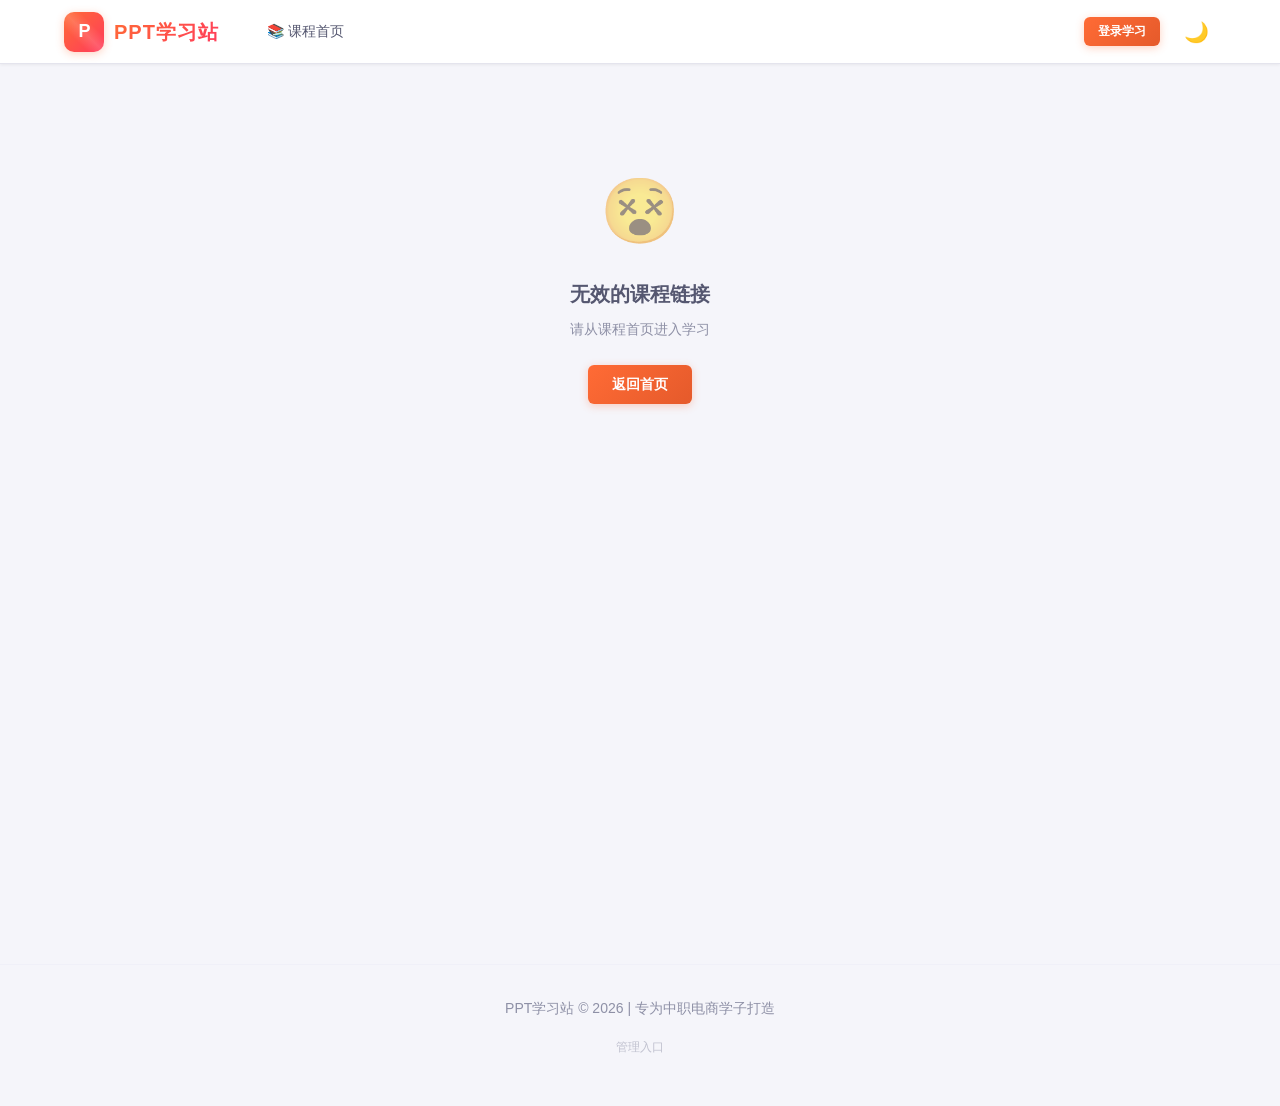
<file: lesson.html>
<!DOCTYPE html>
<html lang="zh-CN" data-theme="light">

<head>
    <meta charset="UTF-8">
    <meta name="viewport" content="width=device-width, initial-scale=1.0">
    <title>课程学习 - PPT学习站</title>
    <link rel="icon"
        href="data:image/svg+xml,<svg xmlns='http://www.w3.org/2000/svg' viewBox='0 0 100 100'><text y='.9em' font-size='90'>📊</text></svg>">
    <link rel="stylesheet" href="css/global.css">
    <link rel="stylesheet" href="css/lesson.css">
</head>

<body>
    <header class="header"></header>

    <main class="main-content">

        <div class="page-loading" id="pageLoading">
            <div class="loading-spinner loading-spinner-lg"></div>
            <p>正在加载课程...</p>
        </div>

        <div class="hidden" id="pageError">
            <div class="empty-state">
                <div class="empty-state-icon">😵</div>
                <div class="empty-state-title" id="errorTitle">页面出错了</div>
                <div class="empty-state-desc" id="errorDesc">请检查链接是否正确</div>
                <a href="index.html" class="btn btn-primary mt-lg">返回首页</a>
            </div>
        </div>

        <div class="lesson-layout hidden" id="lessonLayout">

            <div class="lesson-topbar">
                <div class="lesson-breadcrumb">
                    <a href="index.html">📚 课程首页</a>
                    <span class="breadcrumb-sep">/</span>
                    <span class="breadcrumb-module" id="breadcrumbModule">模块</span>
                    <span class="breadcrumb-sep">/</span>
                    <span class="breadcrumb-current" id="breadcrumbCurrent">课程</span>
                </div>
                <div class="lesson-progress-mini">
                    <span class="lesson-progress-label" id="lessonProgressLabel">学习中</span>
                    <div class="lesson-progress-bar-mini">
                        <div class="lesson-progress-fill-mini" id="lessonProgressFill"></div>
                    </div>
                </div>
            </div>

            <div class="lesson-header">
                <div class="lesson-header-left">
                    <div class="lesson-number" id="lessonNumber">1</div>
                    <div class="lesson-header-info">
                        <div class="lesson-module-badge" id="lessonModuleBadge">模块</div>
                        <h1 class="lesson-title" id="lessonTitle">课程标题</h1>
                    </div>
                </div>
                <div class="lesson-header-right">
                    <div class="lesson-status-badge" id="lessonStatusBadge">
                        <span id="lessonStatusIcon">📖</span>
                        <span id="lessonStatusText">学习中</span>
                    </div>
                </div>
            </div>

            <div class="lesson-scenario card" id="lessonScenario">
                <div class="scenario-header">
                    <span class="scenario-icon">🎯</span>
                    <span class="scenario-label">本节任务</span>
                </div>
                <p class="scenario-text" id="scenarioText">任务描述加载中...</p>
            </div>

            <div class="lesson-body">

                <div class="lesson-content-area">

                    <section class="lesson-section" id="lessonKnowledge">
                        <div class="section-anchor" id="knowledge"></div>
                        <h2 class="lesson-section-title">
                            <span class="section-icon">📖</span> 知识讲解
                        </h2>
                        <div class="lesson-knowledge-body" id="knowledgeBody">
                        </div>
                    </section>

                    <section class="lesson-section" id="lessonSteps">
                        <div class="section-anchor" id="steps"></div>
                        <h2 class="lesson-section-title">
                            <span class="section-icon">🔧</span> 操作步骤
                        </h2>
                        <div class="lesson-steps-body" id="stepsBody">
                        </div>
                    </section>

                    <section class="lesson-section" id="lessonTips">
                        <div class="section-anchor" id="tips"></div>
                        <h2 class="lesson-section-title">
                            <span class="section-icon">💡</span> 小贴士 & 易错点
                        </h2>
                        <div class="lesson-tips-body" id="tipsBody">
                        </div>
                    </section>

                    <section class="lesson-section" id="lessonQuiz">
                        <div class="section-anchor" id="quiz"></div>
                        <h2 class="lesson-section-title">
                            <span class="section-icon">✏️</span> 课后练习
                        </h2>
                        <div class="quiz-container" id="quizContainer">
                        </div>
                        <div class="quiz-result hidden" id="quizResult">
                            <div class="quiz-result-icon" id="quizResultIcon">🎉</div>
                            <div class="quiz-result-score">
                                得分：<span id="quizScoreText">0/0</span>
                            </div>
                            <div class="quiz-result-message" id="quizResultMessage">继续加油！</div>
                            <div class="quiz-result-actions">
                                <button class="btn btn-secondary" onclick="resetQuiz()">重新答题</button>
                                <button class="btn btn-primary" id="quizNextBtn" onclick="goNextLesson()">下一课 →</button>
                            </div>
                        </div>
                    </section>

                    <section class="lesson-section" id="lessonPractice">
                        <div class="section-anchor" id="practice"></div>
                        <h2 class="lesson-section-title">
                            <span class="section-icon">🚀</span> 实战任务
                        </h2>
                        <div class="lesson-practice-body" id="practiceBody">
                        </div>
                    </section>

                    <div class="lesson-bottom-actions">
                        <div class="lesson-read-check" id="readCheckArea">
                            <label class="read-checkbox-label">
                                <input type="checkbox" id="readCheckbox" onchange="handleReadCheck()">
                                <span class="read-checkbox-custom"></span>
                                <span>我已认真学习本节内容</span>
                            </label>
                        </div>
                        <div class="lesson-nav-buttons">
                            <button class="btn btn-secondary" id="prevLessonBtn" onclick="goPrevLesson()">
                                ← 上一课
                            </button>
                            <button class="btn btn-primary" id="nextLessonBtn" onclick="goNextLesson()">
                                下一课 →
                            </button>
                        </div>
                    </div>

                </div>

                <aside class="lesson-sidebar">
                    <div class="sidebar-card sidebar-toc">
                        <h4 class="sidebar-card-title">📋 本课目录</h4>
                        <nav class="toc-nav">
                            <a href="#knowledge" class="toc-link active" data-section="knowledge">
                                <span class="toc-dot"></span> 知识讲解
                            </a>
                            <a href="#steps" class="toc-link" data-section="steps">
                                <span class="toc-dot"></span> 操作步骤
                            </a>
                            <a href="#tips" class="toc-link" data-section="tips">
                                <span class="toc-dot"></span> 小贴士
                            </a>
                            <a href="#quiz" class="toc-link" data-section="quiz">
                                <span class="toc-dot"></span> 课后练习
                            </a>
                            <a href="#practice" class="toc-link" data-section="practice">
                                <span class="toc-dot"></span> 实战任务
                            </a>
                        </nav>
                    </div>

                    <div class="sidebar-card sidebar-info">
                        <h4 class="sidebar-card-title">ℹ️ 本课信息</h4>
                        <div class="sidebar-info-list">
                            <div class="sidebar-info-item">
                                <span class="sidebar-info-label">所属模块</span>
                                <span class="sidebar-info-value" id="sidebarModule">-</span>
                            </div>
                            <div class="sidebar-info-item">
                                <span class="sidebar-info-label">课程编号</span>
                                <span class="sidebar-info-value" id="sidebarNumber">-</span>
                            </div>
                            <div class="sidebar-info-item">
                                <span class="sidebar-info-label">阅读状态</span>
                                <span class="sidebar-info-value" id="sidebarReadStatus">未读</span>
                            </div>
                            <div class="sidebar-info-item">
                                <span class="sidebar-info-label">练习得分</span>
                                <span class="sidebar-info-value" id="sidebarQuizScore">-</span>
                            </div>
                        </div>
                    </div>

                    <div class="sidebar-card sidebar-quick-nav">
                        <h4 class="sidebar-card-title">🗂️ 快速跳转</h4>
                        <div class="quick-nav-list" id="quickNavList">
                        </div>
                    </div>
                </aside>
            </div>

        </div>

    </main>

    <div id="footerArea"></div>

    <button class="back-to-top hidden" id="backToTop" onclick="window.scrollTo({top:0,behavior:'smooth'})" title="回到顶部">
        ↑
    </button>

    <script src="js/supabase.min.js"></script>
    <script src="js/supabase-config.js"></script>
    <script src="js/theme.js"></script>
    <script src="js/quiz.js"></script>

    <script>
        // ==================== 全局变量 ====================
        let currentChapterId = null;
        let currentChapter = null;
        let currentStudent = null;
        let currentProgress = null;
        let allChapters = [];
        let studentProgress = [];
        let lessonData = null;
        let hasMarkedRead = false;
        let isAdmin = false;

        // ==================== 页面初始化 ====================
        document.addEventListener('DOMContentLoaded', async () => {
            renderHeader('lesson');
            document.getElementById('footerArea').innerHTML = getFooterHtml();

            // 1. 先获取学生登录状态
            currentStudent = getStudentSession();

            // 2. 深度校验管理员身份
            let adminSession = null;
            try {
                adminSession = getAdminSession();
                // 【核心修复】：身份优先级判断
                // 只有在【没有普通学生登录】的前提下，才激活管理员特权
                // 这能保证即使用户登录过管理员且没点退出，只要现在切到了学生号，就无法看未开放内容
                isAdmin = (!!adminSession && !currentStudent);
            } catch (e) { }

            // 获取课程ID
            currentChapterId = parseInt(getUrlParam('id'));
            if (!currentChapterId || isNaN(currentChapterId)) {
                showError('无效的课程链接', '请从课程首页进入学习');
                return;
            }

            // 3. 既不是学生也不是管理员，强制拦截
            if (!currentStudent && !isAdmin) {
                showError('请先登录', '你需要登录后才能学习课程内容');
                document.getElementById('errorDesc').innerHTML =
                    '你需要登录后才能学习课程内容<br><br><a href="login.html" class="btn btn-primary">去登录</a>';
                return;
            }

            // 如果是管理员点击预览，且没有学生会话，则伪装一个管理生身份供程序运行
            if (!currentStudent && isAdmin) {
                currentStudent = { student_id: 'admin', name: '管理员' };
            }

            // 4. 加载数据（传入 session 用于执行管理员专用接口）
            await loadLessonData(adminSession);

            initScrollSpy();
            initBackToTop();
        });

        // ==================== 加载课程数据 ====================
        async function loadLessonData(adminSession) {
            try {
                // 如果是管理员，获取包含未开放章节的全部列表
                if (isAdmin && adminSession) {
                    try {
                        const res = await adminGetChapters(adminSession.username, adminSession.password);
                        if (res && res.success) {
                            allChapters = res.chapters;
                        } else {
                            allChapters = await getOpenChapters();
                        }
                    } catch (e) {
                        allChapters = await getOpenChapters();
                    }
                } else {
                    allChapters = await getOpenChapters();
                }

                // 获取学生进度
                studentProgress = (isAdmin && currentStudent.student_id === 'admin')
                    ? []
                    : await getStudentProgress(currentStudent.student_id);

                // 查找当前章节
                currentChapter = allChapters.find(c => c.id === currentChapterId);

                if (!currentChapter) {
                    showError('课程不存在', '该课程可能还未开放，请返回首页查看');
                    return;
                }

                // 检查是否开放（管理员无视）
                if (!currentChapter.is_open && !isAdmin) {
                    showError('课程未开放', '该课程还未被老师开放，请耐心等待');
                    return;
                }

                // 检查是否解锁（管理员无视）
                if (!isChapterUnlocked(currentChapterId) && !isAdmin) {
                    showError('课程未解锁', '请先完成前一节课程的学习和练习');
                    return;
                }

                // 获取当前进度
                currentProgress = studentProgress.find(p => p.chapter_id === currentChapterId);

                // 加载课程内容 JS
                await loadLessonContent(currentChapterId);

                // 渲染页面
                renderLessonPage();

                // 隐藏加载，显示内容
                document.getElementById('pageLoading').classList.add('hidden');
                document.getElementById('lessonLayout').classList.remove('hidden');

                // 更新页面标题
                document.title = `第${currentChapterId}课 ${currentChapter.title} - PPT学习站`;

            } catch (err) {
                console.error('加载课程失败:', err);
                showError('加载失败', '网络好像出了点问题，请刷新页面重试');
            }
        }

        // ==================== 动态加载课程内容文件 ====================
        function loadLessonContent(chapterId) {
            return new Promise((resolve, reject) => {
                const padded = String(chapterId).padStart(2, '0');
                const script = document.createElement('script');
                script.src = `js/lessons/lesson${padded}.js`;
                script.onload = () => {
                    if (typeof window.lessonData !== 'undefined') {
                        lessonData = window.lessonData;
                        resolve();
                    } else {
                        reject(new Error('课程数据未找到'));
                    }
                };
                script.onerror = () => {
                    reject(new Error('课程文件加载失败'));
                };
                document.head.appendChild(script);
            });
        }

        // ==================== 判断章节是否解锁 ====================
        function isChapterUnlocked(chapterId) {
            if (isAdmin) return true; // 管理员不受进度限制

            const chapter = allChapters.find(c => c.id === chapterId);
            if (!chapter) return false;

            const openChapters = allChapters.filter(c => c.is_open).sort((a, b) => a.sort_order - b.sort_order);
            if (openChapters.length > 0 && openChapters[0].id === chapterId) {
                return true;
            }

            const prevChapter = openChapters
                .filter(c => c.sort_order < chapter.sort_order)
                .sort((a, b) => b.sort_order - a.sort_order)[0];

            if (!prevChapter) return true;

            const prevProgress = studentProgress.find(p => p.chapter_id === prevChapter.id);
            return prevProgress && prevProgress.is_completed;
        }

        // ==================== 渲染课程页面 ====================
        function renderLessonPage() {
            if (!lessonData || !currentChapter) return;

            document.getElementById('breadcrumbModule').textContent = currentChapter.module;
            document.getElementById('breadcrumbCurrent').textContent = currentChapter.title;
            document.getElementById('lessonNumber').textContent = currentChapterId;
            document.getElementById('lessonModuleBadge').textContent = currentChapter.module;
            document.getElementById('lessonModuleBadge').style.background = getModuleColor(currentChapter.module);
            document.getElementById('lessonTitle').textContent = currentChapter.title;

            updateStatusBadge();

            if (lessonData.scenario) document.getElementById('scenarioText').textContent = lessonData.scenario;
            if (lessonData.knowledge) document.getElementById('knowledgeBody').innerHTML = lessonData.knowledge;
            if (lessonData.steps) document.getElementById('stepsBody').innerHTML = lessonData.steps;
            if (lessonData.tips) document.getElementById('tipsBody').innerHTML = lessonData.tips;

            if (lessonData.quiz && lessonData.quiz.length > 0) {
                renderQuiz(lessonData.quiz);
            } else {
                document.getElementById('lessonQuiz').classList.add('hidden');
            }

            if (lessonData.practice) document.getElementById('practiceBody').innerHTML = lessonData.practice;

            if (currentProgress && currentProgress.is_read) {
                document.getElementById('readCheckbox').checked = true;
                hasMarkedRead = true;
            }

            document.getElementById('sidebarModule').textContent = currentChapter.module;
            document.getElementById('sidebarNumber').textContent = '第 ' + currentChapterId + ' 课';
            document.getElementById('sidebarReadStatus').textContent = (currentProgress && currentProgress.is_read) ? '✅ 已读' : '❌ 未读';
            document.getElementById('sidebarQuizScore').textContent = (currentProgress && currentProgress.quiz_total > 0) ? `${currentProgress.quiz_score}/${currentProgress.quiz_total}` : '-';

            updateLessonProgress();
            renderQuickNav();
            renderNavButtons();
        }

        function updateStatusBadge() {
            const icon = document.getElementById('lessonStatusIcon');
            const text = document.getElementById('lessonStatusText');
            const badge = document.getElementById('lessonStatusBadge');

            if (currentProgress && currentProgress.is_completed) {
                icon.textContent = '✅';
                text.textContent = '已完成';
                badge.className = 'lesson-status-badge completed';
            } else if (currentProgress && currentProgress.is_read) {
                icon.textContent = '📖';
                text.textContent = '学习中';
                badge.className = 'lesson-status-badge reading';
            } else {
                icon.textContent = '🆕';
                text.textContent = '新课程';
                badge.className = 'lesson-status-badge new-lesson';
            }
        }

        function updateLessonProgress() {
            let progressPercent = 0;
            let label = '未开始';

            if (currentProgress) {
                if (currentProgress.is_completed) {
                    progressPercent = 100;
                    label = '已完成 ✅';
                } else if (currentProgress.is_read && currentProgress.quiz_total > 0) {
                    progressPercent = 75;
                    label = '已做练习';
                } else if (currentProgress.is_read) {
                    progressPercent = 50;
                    label = '已阅读';
                } else {
                    progressPercent = 10;
                    label = '学习中';
                }
            }

            document.getElementById('lessonProgressFill').style.width = progressPercent + '%';
            document.getElementById('lessonProgressLabel').textContent = label;
        }

        // ==================== 标记已读 ====================
        async function handleReadCheck() {
            const checkbox = document.getElementById('readCheckbox');

            if (checkbox.checked && !hasMarkedRead) {
                hasMarkedRead = true;

                let result = { success: true, progress: { is_completed: true } }; // 管理员直接成功
                if (!isAdmin || currentStudent.student_id !== 'admin') {
                    result = await updateProgress(currentStudent.student_id, currentChapterId, { is_read: true });
                }

                if (result.success || isAdmin) {
                    showToast('已标记为已读 📖', 'success');
                    document.getElementById('sidebarReadStatus').textContent = '✅ 已读';

                    if (!currentProgress) {
                        currentProgress = { chapter_id: currentChapterId, is_read: true, quiz_score: 0, quiz_total: 0, is_completed: false };
                        studentProgress.push(currentProgress);
                    } else {
                        currentProgress.is_read = true;
                    }

                    if (!lessonData.quiz || lessonData.quiz.length === 0) {
                        currentProgress.is_completed = true;
                    } else if (result.progress && result.progress.is_completed) {
                        currentProgress.is_completed = true;
                    }

                    updateStatusBadge();
                    updateLessonProgress();

                    renderQuickNav();
                    renderNavButtons();
                } else {
                    showToast('标记失败，请重试', 'error');
                    checkbox.checked = false;
                    hasMarkedRead = false;
                }
            }
        }

        // ==================== 提交练习题成绩 ====================
        async function submitQuizScore(score, total) {
            let result = { success: true, progress: { is_completed: true } };
            if (!isAdmin || currentStudent.student_id !== 'admin') {
                result = await updateProgress(currentStudent.student_id, currentChapterId, {
                    quiz_score: score,
                    quiz_total: total
                });
            }

            if (result.success || isAdmin) {
                if (!currentProgress) {
                    currentProgress = { chapter_id: currentChapterId, is_read: true, quiz_score: 0, quiz_total: 0, is_completed: false };
                    studentProgress.push(currentProgress);
                }

                currentProgress.quiz_score = Math.max(currentProgress.quiz_score || 0, score);
                currentProgress.quiz_total = total;

                if (result.progress && result.progress.is_completed !== undefined) {
                    currentProgress.is_completed = result.progress.is_completed;
                } else {
                    currentProgress.is_completed = true;
                }

                document.getElementById('sidebarQuizScore').textContent = `${score}/${total}`;

                updateStatusBadge();
                updateLessonProgress();

                renderQuickNav();
                renderNavButtons();

                if (currentProgress.is_completed) {
                    showToast('🎉 恭喜！本节课程已完成！', 'success', 4000);
                }
            }

            return result;
        }

        // ==================== 渲染快速导航 ====================
        function renderQuickNav() {
            const openChapters = allChapters.filter(c => isAdmin || c.is_open).sort((a, b) => a.sort_order - b.sort_order);
            const navEl = document.getElementById('quickNavList');

            let html = '';
            openChapters.forEach(ch => {
                const progress = studentProgress.find(p => p.chapter_id === ch.id);
                const isCompleted = progress && progress.is_completed;
                const isCurrent = ch.id === currentChapterId;

                html += `
                    <a href="lesson.html?id=${ch.id}" 
                       class="quick-nav-item ${isCurrent ? 'current' : ''} ${isCompleted ? 'completed' : ''}"
                       title="${ch.title}">
                        <span class="quick-nav-num">${ch.id}</span>
                        <span class="quick-nav-title">${escapeHtml(ch.title)}</span>
                        ${isCompleted ? '<span class="quick-nav-check">✅</span>' : ''}
                    </a>
                `;
            });

            navEl.innerHTML = html;
        }

        // ==================== 渲染底部导航按钮 ====================
        function renderNavButtons() {
            const openChapters = allChapters.filter(c => isAdmin || c.is_open).sort((a, b) => a.sort_order - b.sort_order);
            const currentIndex = openChapters.findIndex(c => c.id === currentChapterId);

            const prevBtn = document.getElementById('prevLessonBtn');
            const nextBtn = document.getElementById('nextLessonBtn');

            if (currentIndex <= 0) {
                prevBtn.disabled = true;
                prevBtn.textContent = '已是第一课';
            } else {
                prevBtn.disabled = false;
                prevBtn.innerHTML = `← ${openChapters[currentIndex - 1].title}`;
            }

            if (currentIndex >= openChapters.length - 1) {
                nextBtn.disabled = true;
                nextBtn.textContent = '已是最后一课';
            } else {
                nextBtn.disabled = false;
                nextBtn.innerHTML = `${openChapters[currentIndex + 1].title} →`;
            }
        }

        function goPrevLesson() {
            const openChapters = allChapters.filter(c => isAdmin || c.is_open).sort((a, b) => a.sort_order - b.sort_order);
            const currentIndex = openChapters.findIndex(c => c.id === currentChapterId);
            if (currentIndex > 0) {
                window.location.href = `lesson.html?id=${openChapters[currentIndex - 1].id}`;
            }
        }

        function goNextLesson() {
            const openChapters = allChapters.filter(c => isAdmin || c.is_open).sort((a, b) => a.sort_order - b.sort_order);
            const currentIndex = openChapters.findIndex(c => c.id === currentChapterId);

            if (currentIndex < openChapters.length - 1) {
                const nextChapter = openChapters[currentIndex + 1];
                if (isAdmin || isChapterUnlocked(nextChapter.id)) {
                    window.location.href = `lesson.html?id=${nextChapter.id}`;
                } else {
                    showToast('请先完成当前课程的学习和练习', 'warning');
                }
            } else {
                showToast('🎉 你已完成所有课程！', 'success');
            }
        }

        function showError(title, desc) {
            document.getElementById('pageLoading').classList.add('hidden');
            document.getElementById('pageError').classList.remove('hidden');
            document.getElementById('errorTitle').textContent = title;
            document.getElementById('errorDesc').innerHTML = desc;
        }

        function initScrollSpy() {
            const sections = ['knowledge', 'steps', 'tips', 'quiz', 'practice'];
            const tocLinks = document.querySelectorAll('.toc-link');

            const observer = new IntersectionObserver((entries) => {
                entries.forEach(entry => {
                    if (entry.isIntersecting) {
                        const id = entry.target.id;
                        tocLinks.forEach(link => {
                            link.classList.toggle('active', link.dataset.section === id);
                        });
                    }
                });
            }, {
                rootMargin: '-80px 0px -60% 0px',
                threshold: 0
            });

            sections.forEach(id => {
                const el = document.getElementById(id);
                if (el) observer.observe(el);
            });

            tocLinks.forEach(link => {
                link.addEventListener('click', (e) => {
                    e.preventDefault();
                    const targetId = link.getAttribute('href').substring(1);
                    const target = document.getElementById(targetId);
                    if (target) {
                        const headerOffset = 80;
                        const elementPosition = target.getBoundingClientRect().top;
                        const offsetPosition = elementPosition + window.pageYOffset - headerOffset;
                        window.scrollTo({ top: offsetPosition, behavior: 'smooth' });
                    }
                });
            });
        }

        function initBackToTop() {
            const btn = document.getElementById('backToTop');

            window.addEventListener('scroll', throttle(() => {
                if (window.scrollY > 400) {
                    btn.classList.remove('hidden');
                } else {
                    btn.classList.add('hidden');
                }
            }, 200));
        }
    </script>
</body>

</html>
</file>
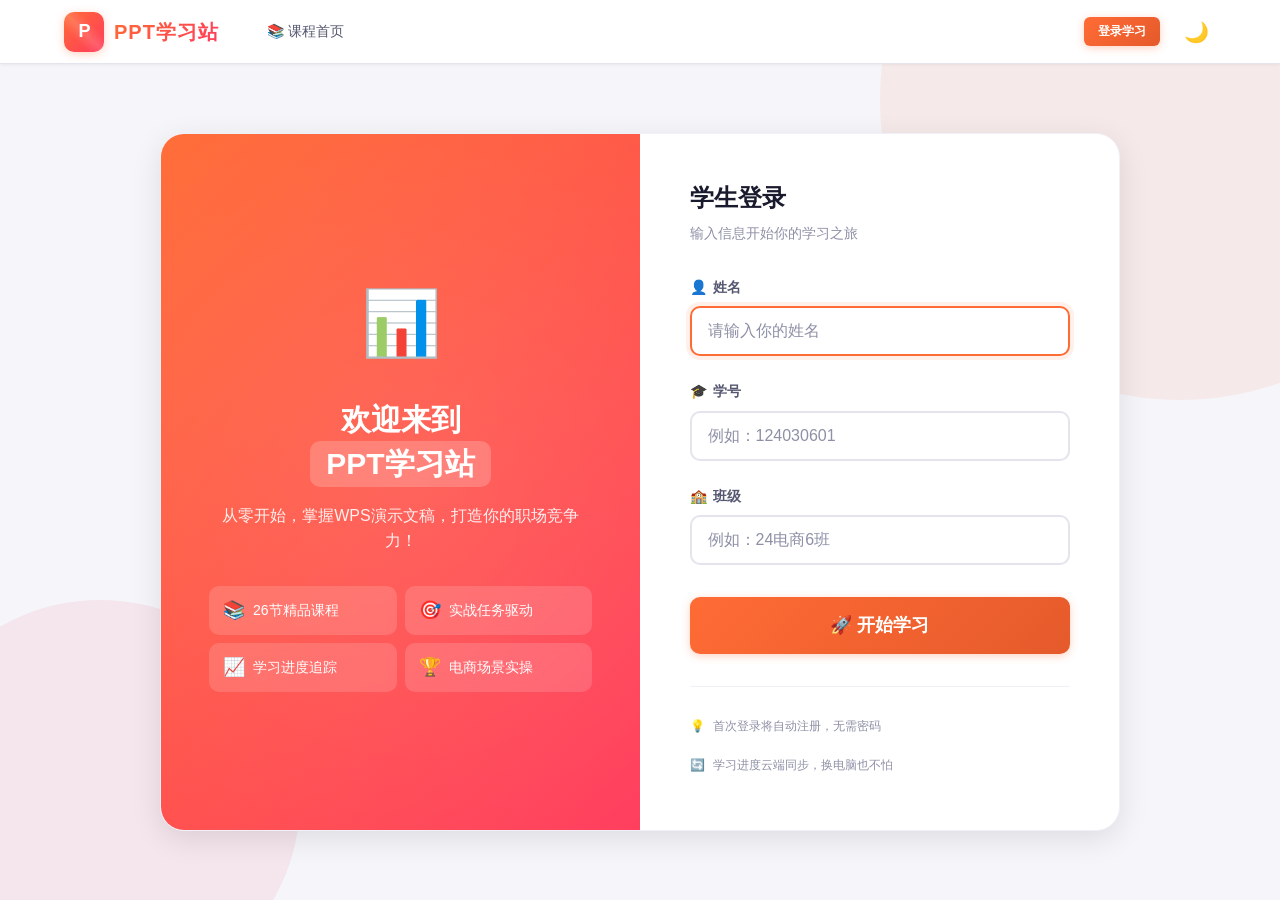
<file: login.html>
<!DOCTYPE html>
<html lang="zh-CN" data-theme="light">

<head>
    <meta charset="UTF-8">
    <meta name="viewport" content="width=device-width, initial-scale=1.0">
    <title>登录 - PPT学习站</title>
    <link rel="icon"
        href="data:image/svg+xml,<svg xmlns='http://www.w3.org/2000/svg' viewBox='0 0 100 100'><text y='.9em' font-size='90'>📊</text></svg>">
    <link rel="stylesheet" href="css/global.css">
    <link rel="stylesheet" href="css/login.css">
</head>

<body>
    <!-- 导航栏 -->
    <header class="header"></header>

    <!-- 主内容 -->
    <main class="login-page">
        <!-- 装饰背景 -->
        <div class="login-bg">
            <div class="login-bg-shape shape-1"></div>
            <div class="login-bg-shape shape-2"></div>
            <div class="login-bg-shape shape-3"></div>
        </div>

        <div class="login-container">
            <!-- 左侧欢迎区 -->
            <div class="login-welcome">
                <div class="login-welcome-inner">
                    <div class="login-welcome-icon">📊</div>
                    <h1>欢迎来到<br><span class="highlight">PPT学习站</span></h1>
                    <p class="login-welcome-desc">从零开始，掌握WPS演示文稿，打造你的职场竞争力！</p>
                    <div class="login-features">
                        <div class="login-feature">
                            <span class="login-feature-icon">📚</span>
                            <span>26节精品课程</span>
                        </div>
                        <div class="login-feature">
                            <span class="login-feature-icon">🎯</span>
                            <span>实战任务驱动</span>
                        </div>
                        <div class="login-feature">
                            <span class="login-feature-icon">📈</span>
                            <span>学习进度追踪</span>
                        </div>
                        <div class="login-feature">
                            <span class="login-feature-icon">🏆</span>
                            <span>电商场景实操</span>
                        </div>
                    </div>
                </div>
            </div>

            <!-- 右侧登录表单 -->
            <div class="login-form-wrapper">
                <div class="login-form-card">
                    <div class="login-form-header">
                        <h2>学生登录</h2>
                        <p>输入信息开始你的学习之旅</p>
                    </div>

                    <form id="loginForm" class="login-form" onsubmit="return false;">
                        <!-- 姓名 -->
                        <div class="form-group">
                            <label class="form-label" for="studentName">
                                <span>👤</span> 姓名
                            </label>
                            <input type="text" id="studentName" class="form-input" placeholder="请输入你的姓名" maxlength="20"
                                autocomplete="name" required>
                            <div class="form-error" id="nameError"></div>
                        </div>

                        <!-- 学号 -->
                        <div class="form-group">
                            <label class="form-label" for="studentId">
                                <span>🎓</span> 学号
                            </label>
                            <input type="text" id="studentId" class="form-input" placeholder="例如：124030601"
                                maxlength="15" autocomplete="off" required>
                            <div class="form-error" id="idError"></div>
                        </div>

                        <!-- 班级 -->
                        <div class="form-group" id="classNameGroup">
                            <label class="form-label" for="className">
                                <span>🏫</span> 班级
                            </label>
                            <input type="text" id="className" class="form-input" placeholder="例如：24电商6班" maxlength="30"
                                autocomplete="off">
                            <div class="form-hint" id="classNameHint" style="display:none;">
                                💡 首次登录请填写班级，之后登录无需再填
                            </div>
                            <div class="form-error" id="classError"></div>
                        </div>

                        <button type="submit" class="btn btn-primary btn-lg login-btn" id="loginBtn"
                            onclick="handleStudentLogin()">
                            <span class="login-btn-text">🚀 开始学习</span>
                            <span class="login-btn-loading hidden">
                                <span class="loading-spinner"></span> 登录中...
                            </span>
                        </button>
                    </form>

                    <div class="login-tips">
                        <div class="login-tip">
                            <span>💡</span>
                            <span>首次登录将自动注册，无需密码</span>
                        </div>
                        <div class="login-tip">
                            <span>🔄</span>
                            <span>学习进度云端同步，换电脑也不怕</span>
                        </div>
                    </div>
                </div>
            </div>
        </div>
    </main>

    <!-- Supabase CDN -->
    <script src="js/supabase.min.js"></script>
    <!-- 项目脚本 -->
    <script src="js/supabase-config.js"></script>
    <script src="js/theme.js"></script>

    <script>
        // ==================== 页面初始化 ====================
        document.addEventListener('DOMContentLoaded', () => {
            // 渲染导航栏
            renderHeader('');

            // 如果已登录，跳转首页
            const student = getStudentSession();
            if (student) {
                window.location.href = 'index.html';
                return;
            }

            // 学号输入完成后检查是否已注册
            const studentIdInput = document.getElementById('studentId');
            let checkTimer = null;

            studentIdInput.addEventListener('input', () => {
                clearTimeout(checkTimer);
                const val = studentIdInput.value.trim();

                if (val.length >= 6) {
                    checkTimer = setTimeout(() => {
                        checkExistingStudent(val);
                    }, 500);
                } else {
                    // 重置为新用户模式
                    setNewUserMode();
                }
            });

            // 回车提交
            document.getElementById('loginForm').addEventListener('keydown', (e) => {
                if (e.key === 'Enter') {
                    e.preventDefault();
                    handleStudentLogin();
                }
            });

            // 自动聚焦姓名输入框
            document.getElementById('studentName').focus();
        });

        // ==================== 检查学号是否已注册 ====================
        let isExistingStudent = false;
        let existingStudentName = '';

        async function checkExistingStudent(studentId) {
            try {
                const result = await checkStudent(studentId);

                if (result.exists) {
                    // 已注册的学生
                    isExistingStudent = true;
                    existingStudentName = result.name;
                    setReturningUserMode(result.name, result.class_name || '');
                } else {
                    // 新学生
                    isExistingStudent = false;
                    existingStudentName = '';
                    setNewUserMode();
                }
            } catch (err) {
                console.error('检查学号失败:', err);
            }
        }

        /**
         * 设置为老用户模式：隐藏班级输入，显示欢迎提示
         */
        function setReturningUserMode(name, className) {
            const classGroup = document.getElementById('classNameGroup');
            const nameInput = document.getElementById('studentName');
            const classHint = document.getElementById('classNameHint');

            // 自动填充姓名
            nameInput.value = name;
            nameInput.setAttribute('readonly', 'readonly');
            nameInput.style.opacity = '0.7';

            // 隐藏班级输入框
            classGroup.style.display = 'none';

            // 显示欢迎提示
            classHint.style.display = 'none';

            // 显示返回用户提示
            showReturnHint(name, className);
        }

        /**
         * 设置为新用户模式：显示班级输入
         */
        function setNewUserMode() {
            const classGroup = document.getElementById('classNameGroup');
            const nameInput = document.getElementById('studentName');
            const classHint = document.getElementById('classNameHint');
            const returnHint = document.getElementById('returnHint');

            // 恢复姓名输入
            nameInput.removeAttribute('readonly');
            nameInput.style.opacity = '1';

            // 显示班级输入框
            classGroup.style.display = 'block';

            // 显示提示
            classHint.style.display = 'block';

            // 隐藏返回用户提示
            if (returnHint) {
                returnHint.remove();
            }
        }

        /**
         * 显示欢迎回来的提示
         */
        function showReturnHint(name, className) {
            // 移除旧提示
            const oldHint = document.getElementById('returnHint');
            if (oldHint) oldHint.remove();

            // 创建新提示
            const hint = document.createElement('div');
            hint.id = 'returnHint';
            hint.style.cssText = `
                padding: 12px 16px;
                background: var(--success-light);
                border: 1px solid var(--success);
                border-radius: var(--radius-md);
                font-size: var(--text-sm);
                color: var(--success);
                margin-bottom: var(--space-md);
                display: flex;
                align-items: center;
                gap: 8px;
                animation: fadeIn 0.3s ease;
            `;
            hint.innerHTML = `
                <span>👋</span>
                <span>欢迎回来，<strong>${escapeHtml(name)}</strong>${className ? '（' + escapeHtml(className) + '）' : ''}！直接点击下方按钮登录</span>
            `;

            // 插入到表单前面
            const form = document.getElementById('loginForm');
            form.insertBefore(hint, form.firstChild);
        }

        // ... 前面的 HTML 代码不变，直接替换 handleStudentLogin 函数
        // ==================== 登录处理 ====================
        let isLoggingIn = false;

        async function handleStudentLogin() {
            if (isLoggingIn) return;

            const nameInput = document.getElementById('studentName');
            const idInput = document.getElementById('studentId');
            const classInput = document.getElementById('className');
            const nameError = document.getElementById('nameError');
            const idError = document.getElementById('idError');
            const classError = document.getElementById('classError');
            const loginBtn = document.getElementById('loginBtn');

            nameError.classList.remove('show');
            idError.classList.remove('show');
            classError.classList.remove('show');
            nameError.textContent = '';
            idError.textContent = '';
            classError.textContent = '';

            const name = nameInput.value.trim();
            const studentId = idInput.value.trim();
            const className = classInput.value.trim();

            let hasError = false;

            if (!name) {
                nameError.textContent = '请输入姓名';
                nameError.classList.add('show');
                nameInput.focus();
                hasError = true;
            } else if (name.length < 2) {
                nameError.textContent = '姓名至少2个字符';
                nameError.classList.add('show');
                nameInput.focus();
                hasError = true;
            }

            if (!studentId) {
                idError.textContent = '请输入学号';
                idError.classList.add('show');
                if (!hasError) idInput.focus();
                hasError = true;
            } else if (!/^\d{6,15}$/.test(studentId)) {
                idError.textContent = '学号应为6-15位数字';
                idError.classList.add('show');
                if (!hasError) idInput.focus();
                hasError = true;
            }

            if (!isExistingStudent && !className) {
                classError.textContent = '首次登录请填写班级';
                classError.classList.add('show');
                if (!hasError) classInput.focus();
                hasError = true;
            }

            if (hasError) return;

            isLoggingIn = true;
            loginBtn.disabled = true;
            loginBtn.querySelector('.login-btn-text').classList.add('hidden');
            loginBtn.querySelector('.login-btn-loading').classList.remove('hidden');

            // 【核心修改：验证全局注册开关】
            if (!isExistingStudent) {
                const regOpen = await checkRegistrationOpen();
                if (!regOpen) {
                    showToast('抱歉，管理员已关闭新学生注册通道 🚫', 'error');
                    isLoggingIn = false;
                    loginBtn.disabled = false;
                    loginBtn.querySelector('.login-btn-text').classList.remove('hidden');
                    loginBtn.querySelector('.login-btn-loading').classList.add('hidden');
                    return;
                }
            }

            try {
                const result = await studentLogin(studentId, name, className);

                if (result.success) {
                    saveStudentSession({
                        id: result.student.id,
                        student_id: result.student.student_id,
                        name: result.student.name,
                        class_name: result.student.class_name || className
                    });

                    if (result.is_new) {
                        showToast(`欢迎 ${name} 同学！已为你创建账号`, 'success');
                    } else {
                        showToast(`欢迎回来，${name} 同学！`, 'success');
                    }

                    setTimeout(() => {
                        window.location.href = 'index.html';
                    }, 800);
                } else {
                    showToast(result.error || '登录失败', 'error');

                    if (result.error && result.error.includes('不匹配')) {
                        idError.textContent = result.error;
                        idError.classList.add('show');
                    }

                    isLoggingIn = false;
                    loginBtn.disabled = false;
                    loginBtn.querySelector('.login-btn-text').classList.remove('hidden');
                    loginBtn.querySelector('.login-btn-loading').classList.add('hidden');
                }
            } catch (err) {
                console.error('登录异常:', err);
                showToast('网络异常，请稍后重试', 'error');

                isLoggingIn = false;
                loginBtn.disabled = false;
                loginBtn.querySelector('.login-btn-text').classList.remove('hidden');
                loginBtn.querySelector('.login-btn-loading').classList.add('hidden');
            }
        }
    </script>
</body>

</html>
</file>
<file: css/global.css>
/**
 * PPT学习站 - 全局样式
 * 文件路径: css/global.css
 * 说明: CSS变量 / 主题 / 全局重置 / 通用组件 / 导航栏 / 响应式
 */

/* ==================== 1. CSS 变量 - 浅色主题 ==================== */
:root {
    /* 主色 - 电商活力橙 */
    --primary: #FF6B35;
    --primary-hover: #E55A2B;
    --primary-light: #FFF0E8;
    --primary-dark: #C44E22;

    /* 辅色 - 活力红 */
    --accent: #FF3B5C;
    --accent-hover: #E0334F;
    --accent-light: #FFE8EC;

    /* 成功/警告/错误 */
    --success: #22C55E;
    --success-light: #DCFCE7;
    --warning: #F59E0B;
    --warning-light: #FEF3C7;
    --error: #EF4444;
    --error-light: #FEE2E2;

    /* 文字颜色 */
    --text-primary: #1A1A2E;
    --text-secondary: #555770;
    --text-muted: #8E90A6;
    --text-inverse: #FFFFFF;

    /* 背景颜色 */
    --bg-body: #F5F5FA;
    --bg-card: #FFFFFF;
    --bg-card-hover: #FAFAFE;
    --bg-header: #FFFFFF;
    --bg-sidebar: #FFFFFF;
    --bg-code: #F1F1F5;
    --bg-input: #FFFFFF;

    /* 边框 */
    --border-color: #E4E4ED;
    --border-light: #F0F0F8;

    /* 阴影 */
    --shadow-sm: 0 1px 3px rgba(0, 0, 0, 0.06);
    --shadow-md: 0 4px 12px rgba(0, 0, 0, 0.08);
    --shadow-lg: 0 8px 30px rgba(0, 0, 0, 0.1);
    --shadow-card: 0 2px 8px rgba(0, 0, 0, 0.06);
    --shadow-card-hover: 0 8px 25px rgba(255, 107, 53, 0.15);

    /* 圆角 */
    --radius-sm: 6px;
    --radius-md: 10px;
    --radius-lg: 16px;
    --radius-xl: 24px;
    --radius-full: 9999px;

    /* 间距 */
    --space-xs: 4px;
    --space-sm: 8px;
    --space-md: 16px;
    --space-lg: 24px;
    --space-xl: 32px;
    --space-2xl: 48px;
    --space-3xl: 64px;

    /* 字体 */
    --font-sans: 'Inter', -apple-system, BlinkMacSystemFont, 'Segoe UI', 'PingFang SC', 'Hiragino Sans GB', 'Microsoft YaHei', sans-serif;
    --font-mono: 'JetBrains Mono', 'Fira Code', 'Consolas', monospace;

    /* 字号 */
    --text-xs: 12px;
    --text-sm: 14px;
    --text-base: 16px;
    --text-lg: 18px;
    --text-xl: 20px;
    --text-2xl: 24px;
    --text-3xl: 30px;
    --text-4xl: 36px;

    /* 导航栏高度 */
    --header-height: 64px;

    /* 内容最大宽度 */
    --max-width: 1200px;

    /* 过渡 */
    --transition-fast: 0.15s ease;
    --transition-base: 0.25s ease;
    --transition-slow: 0.4s ease;

    /* 模块颜色映射 */
    --module-1: #FF6B35;
    --module-2: #3B82F6;
    --module-3: #8B5CF6;
    --module-4: #EC4899;
    --module-5: #14B8A6;
    --module-6: #F59E0B;
    --module-7: #22C55E;
    --module-8: #6366F1;
    --module-9: #EF4444;
}

/* ==================== 2. 深色主题 ==================== */
[data-theme="dark"] {
    --text-primary: #E8E8F0;
    --text-secondary: #A0A0B8;
    --text-muted: #6E6E88;

    --bg-body: #0F0F1A;
    --bg-card: #1A1A2E;
    --bg-card-hover: #222240;
    --bg-header: #16162A;
    --bg-sidebar: #16162A;
    --bg-code: #222240;
    --bg-input: #1A1A2E;

    --border-color: #2A2A45;
    --border-light: #222240;

    --primary-light: #2A1A10;
    --accent-light: #2A1018;
    --success-light: #0A2A15;
    --warning-light: #2A2008;
    --error-light: #2A0A0A;

    --shadow-sm: 0 1px 3px rgba(0, 0, 0, 0.3);
    --shadow-md: 0 4px 12px rgba(0, 0, 0, 0.4);
    --shadow-lg: 0 8px 30px rgba(0, 0, 0, 0.5);
    --shadow-card: 0 2px 8px rgba(0, 0, 0, 0.3);
    --shadow-card-hover: 0 8px 25px rgba(255, 107, 53, 0.2);
}

/* ==================== 3. 全局重置 ==================== */
*,
*::before,
*::after {
    margin: 0;
    padding: 0;
    box-sizing: border-box;
}

html {
    font-size: 16px;
    scroll-behavior: smooth;
    -webkit-text-size-adjust: 100%;
}

body {
    font-family: var(--font-sans);
    font-size: var(--text-base);
    line-height: 1.6;
    color: var(--text-primary);
    background-color: var(--bg-body);
    transition: background-color var(--transition-base), color var(--transition-base);
    min-height: 100vh;
    overflow-x: hidden;
}

a {
    color: var(--primary);
    text-decoration: none;
    transition: color var(--transition-fast);
}

a:hover {
    color: var(--primary-hover);
}

img {
    max-width: 100%;
    height: auto;
    display: block;
}

ul,
ol {
    list-style: none;
}

button {
    border: none;
    background: none;
    cursor: pointer;
    font-family: inherit;
    font-size: inherit;
}

input,
select,
textarea {
    font-family: inherit;
    font-size: inherit;
    border: none;
    outline: none;
}

table {
    border-collapse: collapse;
    width: 100%;
}

h1,
h2,
h3,
h4,
h5,
h6 {
    line-height: 1.3;
    font-weight: 700;
    color: var(--text-primary);
}

h1 {
    font-size: var(--text-4xl);
}

h2 {
    font-size: var(--text-3xl);
}

h3 {
    font-size: var(--text-2xl);
}

h4 {
    font-size: var(--text-xl);
}

h5 {
    font-size: var(--text-lg);
}

h6 {
    font-size: var(--text-base);
}

p {
    margin-bottom: var(--space-md);
}

/* ==================== 4. Logo 设计 ==================== */
.logo {
    display: flex;
    align-items: center;
    gap: 10px;
    text-decoration: none;
    user-select: none;
}

.logo-icon {
    width: 40px;
    height: 40px;
    background: linear-gradient(135deg, var(--primary), var(--accent));
    border-radius: var(--radius-md);
    display: flex;
    align-items: center;
    justify-content: center;
    color: #FFFFFF;
    font-weight: 900;
    font-size: 18px;
    letter-spacing: -1px;
    flex-shrink: 0;
    box-shadow: 0 2px 8px rgba(255, 107, 53, 0.3);
    position: relative;
    overflow: hidden;
}

.logo-icon::before {
    content: 'P';
    position: relative;
    z-index: 1;
}

.logo-icon::after {
    content: '';
    position: absolute;
    top: -50%;
    left: -50%;
    width: 200%;
    height: 200%;
    background: linear-gradient(45deg, transparent 40%, rgba(255, 255, 255, 0.15) 50%, transparent 60%);
    animation: logoShine 3s ease-in-out infinite;
}

@keyframes logoShine {

    0%,
    100% {
        transform: translateX(-100%);
    }

    50% {
        transform: translateX(100%);
    }
}

.logo-text {
    font-size: var(--text-xl);
    font-weight: 800;
    background: linear-gradient(135deg, var(--primary), var(--accent));
    -webkit-background-clip: text;
    -webkit-text-fill-color: transparent;
    background-clip: text;
    letter-spacing: 1px;
}

[data-theme="dark"] .logo-text {
    background: linear-gradient(135deg, #FF8F65, #FF6B8A);
    -webkit-background-clip: text;
    background-clip: text;
}

/* ==================== 5. 导航栏 ==================== */
.header {
    position: fixed;
    top: 0;
    left: 0;
    right: 0;
    height: var(--header-height);
    background: var(--bg-header);
    border-bottom: 1px solid var(--border-color);
    box-shadow: var(--shadow-sm);
    z-index: 1000;
    transition: background-color var(--transition-base), border-color var(--transition-base);
}

.header-inner {
    max-width: var(--max-width);
    margin: 0 auto;
    height: 100%;
    padding: 0 var(--space-lg);
    display: flex;
    align-items: center;
    justify-content: space-between;
}

.header-left {
    display: flex;
    align-items: center;
    gap: var(--space-xl);
}

.header-right {
    display: flex;
    align-items: center;
    gap: var(--space-md);
}

/* 导航链接 */
.nav-links {
    display: flex;
    gap: var(--space-xs);
}

.nav-link {
    padding: 8px 16px;
    border-radius: var(--radius-sm);
    color: var(--text-secondary);
    font-weight: 500;
    font-size: var(--text-sm);
    transition: all var(--transition-fast);
}

.nav-link:hover {
    color: var(--primary);
    background: var(--primary-light);
}

.nav-link.active {
    color: var(--primary);
    background: var(--primary-light);
    font-weight: 600;
}

/* 用户信息 */
.user-info {
    display: flex;
    align-items: center;
    gap: var(--space-sm);
    padding: 6px 14px;
    background: var(--primary-light);
    border-radius: var(--radius-full);
    font-size: var(--text-sm);
    color: var(--primary);
    font-weight: 500;
}

.user-avatar {
    width: 28px;
    height: 28px;
    border-radius: 50%;
    background: linear-gradient(135deg, var(--primary), var(--accent));
    color: white;
    display: flex;
    align-items: center;
    justify-content: center;
    font-size: 12px;
    font-weight: 700;
}

/* ==================== 6. 主题切换按钮 ==================== */
.theme-toggle {
    width: 40px;
    height: 40px;
    border-radius: var(--radius-sm);
    display: flex;
    align-items: center;
    justify-content: center;
    color: var(--text-secondary);
    font-size: 20px;
    transition: all var(--transition-fast);
    cursor: pointer;
    background: transparent;
}

.theme-toggle:hover {
    background: var(--primary-light);
    color: var(--primary);
}

.theme-toggle .icon-sun,
.theme-toggle .icon-moon {
    display: none;
}

[data-theme="light"] .theme-toggle .icon-moon {
    display: block;
}

[data-theme="dark"] .theme-toggle .icon-sun {
    display: block;
}

/* ==================== 7. 主内容区 ==================== */
.main-content {
    padding-top: calc(var(--header-height) + var(--space-xl));
    min-height: 100vh;
    max-width: var(--max-width);
    margin: 0 auto;
    padding-left: var(--space-lg);
    padding-right: var(--space-lg);
    padding-bottom: var(--space-3xl);
}

/* ==================== 8. 通用按钮 ==================== */
.btn {
    display: inline-flex;
    align-items: center;
    justify-content: center;
    gap: var(--space-sm);
    padding: 10px 24px;
    border-radius: var(--radius-sm);
    font-weight: 600;
    font-size: var(--text-sm);
    transition: all var(--transition-fast);
    cursor: pointer;
    white-space: nowrap;
    user-select: none;
    line-height: 1.4;
}

.btn-primary {
    background: linear-gradient(135deg, var(--primary), var(--primary-hover));
    color: var(--text-inverse);
    box-shadow: 0 2px 8px rgba(255, 107, 53, 0.3);
}

.btn-primary:hover {
    transform: translateY(-1px);
    box-shadow: 0 4px 15px rgba(255, 107, 53, 0.4);
    color: var(--text-inverse);
}

.btn-primary:active {
    transform: translateY(0);
}

.btn-secondary {
    background: var(--bg-card);
    color: var(--text-primary);
    border: 1px solid var(--border-color);
}

.btn-secondary:hover {
    border-color: var(--primary);
    color: var(--primary);
    background: var(--primary-light);
}

.btn-success {
    background: var(--success);
    color: var(--text-inverse);
}

.btn-success:hover {
    background: #1BAF54;
    color: var(--text-inverse);
}

.btn-danger {
    background: var(--error);
    color: var(--text-inverse);
}

.btn-danger:hover {
    background: #DC3636;
    color: var(--text-inverse);
}

.btn-ghost {
    background: transparent;
    color: var(--text-secondary);
}

.btn-ghost:hover {
    background: var(--primary-light);
    color: var(--primary);
}

.btn-sm {
    padding: 6px 14px;
    font-size: var(--text-xs);
}

.btn-lg {
    padding: 14px 32px;
    font-size: var(--text-base);
    border-radius: var(--radius-md);
}

.btn:disabled {
    opacity: 0.5;
    cursor: not-allowed;
    transform: none !important;
}

/* ==================== 9. 通用卡片 ==================== */
.card {
    background: var(--bg-card);
    border-radius: var(--radius-lg);
    box-shadow: var(--shadow-card);
    padding: var(--space-lg);
    transition: all var(--transition-base);
    border: 1px solid var(--border-light);
}

.card:hover {
    box-shadow: var(--shadow-card-hover);
}

.card-header {
    display: flex;
    align-items: center;
    justify-content: space-between;
    margin-bottom: var(--space-md);
}

.card-title {
    font-size: var(--text-lg);
    font-weight: 700;
}

/* ==================== 10. 通用表单 ==================== */
.form-group {
    margin-bottom: var(--space-lg);
}

.form-label {
    display: block;
    font-size: var(--text-sm);
    font-weight: 600;
    color: var(--text-secondary);
    margin-bottom: var(--space-sm);
}

.form-input {
    width: 100%;
    padding: 12px 16px;
    background: var(--bg-input);
    border: 2px solid var(--border-color);
    border-radius: var(--radius-md);
    color: var(--text-primary);
    font-size: var(--text-base);
    transition: all var(--transition-fast);
}

.form-input:focus {
    border-color: var(--primary);
    box-shadow: 0 0 0 3px rgba(255, 107, 53, 0.1);
}

.form-input::placeholder {
    color: var(--text-muted);
}

.form-error {
    font-size: var(--text-sm);
    color: var(--error);
    margin-top: var(--space-xs);
    display: none;
}

.form-error.show {
    display: block;
}

/* ==================== 11. 徽章 ==================== */
.badge {
    display: inline-flex;
    align-items: center;
    padding: 3px 10px;
    border-radius: var(--radius-full);
    font-size: var(--text-xs);
    font-weight: 600;
    line-height: 1.4;
}

.badge-primary {
    background: var(--primary-light);
    color: var(--primary);
}

.badge-success {
    background: var(--success-light);
    color: var(--success);
}

.badge-warning {
    background: var(--warning-light);
    color: var(--warning);
}

.badge-error {
    background: var(--error-light);
    color: var(--error);
}

.badge-muted {
    background: var(--bg-code);
    color: var(--text-muted);
}

/* ==================== 12. 进度条 ==================== */
.progress-bar {
    width: 100%;
    height: 8px;
    background: var(--border-light);
    border-radius: var(--radius-full);
    overflow: hidden;
}

.progress-fill {
    height: 100%;
    background: linear-gradient(90deg, var(--primary), var(--accent));
    border-radius: var(--radius-full);
    transition: width 0.6s ease;
    min-width: 0;
}

.progress-text {
    font-size: var(--text-sm);
    font-weight: 600;
    color: var(--text-secondary);
    margin-top: var(--space-xs);
}

/* ==================== 13. 提示信息 ==================== */
.alert {
    padding: var(--space-md) var(--space-lg);
    border-radius: var(--radius-md);
    font-size: var(--text-sm);
    display: flex;
    align-items: flex-start;
    gap: var(--space-sm);
    margin-bottom: var(--space-md);
}

.alert-info {
    background: #EFF6FF;
    color: #1D4ED8;
    border: 1px solid #BFDBFE;
}

.alert-success {
    background: var(--success-light);
    color: #15803D;
    border: 1px solid #BBF7D0;
}

.alert-warning {
    background: var(--warning-light);
    color: #A16207;
    border: 1px solid #FDE68A;
}

.alert-error {
    background: var(--error-light);
    color: #B91C1C;
    border: 1px solid #FECACA;
}

[data-theme="dark"] .alert-info {
    background: #0C1A30;
    color: #60A5FA;
    border-color: #1E3A5F;
}

[data-theme="dark"] .alert-success {
    background: var(--success-light);
    color: #4ADE80;
    border-color: #14532D;
}

[data-theme="dark"] .alert-warning {
    background: var(--warning-light);
    color: #FCD34D;
    border-color: #422006;
}

[data-theme="dark"] .alert-error {
    background: var(--error-light);
    color: #F87171;
    border-color: #450A0A;
}

/* ==================== 14. Toast 通知 ==================== */
.toast-container {
    position: fixed;
    top: calc(var(--header-height) + var(--space-md));
    right: var(--space-lg);
    z-index: 9999;
    display: flex;
    flex-direction: column;
    gap: var(--space-sm);
}

.toast {
    padding: 12px 20px;
    border-radius: var(--radius-md);
    font-size: var(--text-sm);
    font-weight: 500;
    box-shadow: var(--shadow-lg);
    display: flex;
    align-items: center;
    gap: var(--space-sm);
    animation: toastIn 0.3s ease forwards;
    max-width: 380px;
    color: white;
}

.toast-success {
    background: var(--success);
}

.toast-error {
    background: var(--error);
}

.toast-warning {
    background: var(--warning);
}

.toast-info {
    background: #3B82F6;
}

.toast.hiding {
    animation: toastOut 0.3s ease forwards;
}

@keyframes toastIn {
    from {
        opacity: 0;
        transform: translateX(100px);
    }

    to {
        opacity: 1;
        transform: translateX(0);
    }
}

@keyframes toastOut {
    from {
        opacity: 1;
        transform: translateX(0);
    }

    to {
        opacity: 0;
        transform: translateX(100px);
    }
}

/* ==================== 15. 模态框 ==================== */
.modal-overlay {
    position: fixed;
    inset: 0;
    background: rgba(0, 0, 0, 0.5);
    z-index: 10000;
    display: flex;
    align-items: center;
    justify-content: center;
    padding: var(--space-lg);
    opacity: 0;
    visibility: hidden;
    transition: all var(--transition-base);
}

.modal-overlay.show {
    opacity: 1;
    visibility: visible;
}

.modal {
    background: var(--bg-card);
    border-radius: var(--radius-lg);
    box-shadow: var(--shadow-lg);
    width: 100%;
    max-width: 500px;
    max-height: 80vh;
    overflow-y: auto;
    transform: scale(0.9) translateY(20px);
    transition: transform var(--transition-base);
}

.modal-overlay.show .modal {
    transform: scale(1) translateY(0);
}

.modal-header {
    padding: var(--space-lg);
    border-bottom: 1px solid var(--border-color);
    display: flex;
    align-items: center;
    justify-content: space-between;
}

.modal-title {
    font-size: var(--text-lg);
    font-weight: 700;
}

.modal-close {
    width: 32px;
    height: 32px;
    border-radius: var(--radius-sm);
    display: flex;
    align-items: center;
    justify-content: center;
    color: var(--text-muted);
    font-size: 20px;
    transition: all var(--transition-fast);
}

.modal-close:hover {
    background: var(--error-light);
    color: var(--error);
}

.modal-body {
    padding: var(--space-lg);
}

.modal-footer {
    padding: var(--space-md) var(--space-lg);
    border-top: 1px solid var(--border-color);
    display: flex;
    justify-content: flex-end;
    gap: var(--space-sm);
}

/* ==================== 16. 加载动画 ==================== */
.loading-spinner {
    display: inline-block;
    width: 20px;
    height: 20px;
    border: 3px solid var(--border-color);
    border-top-color: var(--primary);
    border-radius: 50%;
    animation: spin 0.8s linear infinite;
}

.loading-spinner-lg {
    width: 40px;
    height: 40px;
    border-width: 4px;
}

@keyframes spin {
    to {
        transform: rotate(360deg);
    }
}

.page-loading {
    display: flex;
    flex-direction: column;
    align-items: center;
    justify-content: center;
    min-height: 400px;
    gap: var(--space-md);
    color: var(--text-muted);
}

/* ==================== 17. 空状态 ==================== */
.empty-state {
    text-align: center;
    padding: var(--space-3xl) var(--space-lg);
    color: var(--text-muted);
}

.empty-state-icon {
    font-size: 64px;
    margin-bottom: var(--space-md);
    opacity: 0.5;
}

.empty-state-title {
    font-size: var(--text-xl);
    font-weight: 600;
    color: var(--text-secondary);
    margin-bottom: var(--space-sm);
}

.empty-state-desc {
    font-size: var(--text-sm);
    max-width: 400px;
    margin: 0 auto;
}

/* ==================== 18. 锁定状态 ==================== */
.locked {
    position: relative;
    opacity: 0.6;
    pointer-events: none;
    user-select: none;
}

.locked::after {
    content: '🔒';
    position: absolute;
    top: 50%;
    left: 50%;
    transform: translate(-50%, -50%);
    font-size: 24px;
}

/* ==================== 19. 滚动条美化 ==================== */
::-webkit-scrollbar {
    width: 8px;
    height: 8px;
}

::-webkit-scrollbar-track {
    background: transparent;
}

::-webkit-scrollbar-thumb {
    background: var(--border-color);
    border-radius: var(--radius-full);
}

::-webkit-scrollbar-thumb:hover {
    background: var(--text-muted);
}

/* ==================== 20. 移动端汉堡菜单 ==================== */
.mobile-menu-btn {
    display: none;
    width: 40px;
    height: 40px;
    border-radius: var(--radius-sm);
    align-items: center;
    justify-content: center;
    color: var(--text-primary);
    font-size: 24px;
}

.mobile-nav {
    display: none;
    position: fixed;
    top: var(--header-height);
    left: 0;
    right: 0;
    bottom: 0;
    background: var(--bg-body);
    z-index: 999;
    padding: var(--space-lg);
    flex-direction: column;
    gap: var(--space-sm);
    overflow-y: auto;
}

.mobile-nav.show {
    display: flex;
}

.mobile-nav-link {
    padding: 14px var(--space-lg);
    border-radius: var(--radius-md);
    color: var(--text-primary);
    font-weight: 500;
    font-size: var(--text-lg);
    transition: all var(--transition-fast);
}

.mobile-nav-link:hover,
.mobile-nav-link.active {
    background: var(--primary-light);
    color: var(--primary);
}

/* ==================== 21. 页脚 ==================== */
.footer {
    text-align: center;
    padding: var(--space-xl) var(--space-lg);
    color: var(--text-muted);
    font-size: var(--text-sm);
    border-top: 1px solid var(--border-light);
    margin-top: var(--space-3xl);
}

.footer a {
    color: var(--text-muted);
}

.footer a:hover {
    color: var(--primary);
}

/* ==================== 22. 通用工具类 ==================== */
.text-center {
    text-align: center;
}

.text-left {
    text-align: left;
}

.text-right {
    text-align: right;
}

.flex {
    display: flex;
}

.flex-col {
    flex-direction: column;
}

.flex-wrap {
    flex-wrap: wrap;
}

.items-center {
    align-items: center;
}

.justify-center {
    justify-content: center;
}

.justify-between {
    justify-content: space-between;
}

.gap-sm {
    gap: var(--space-sm);
}

.gap-md {
    gap: var(--space-md);
}

.gap-lg {
    gap: var(--space-lg);
}

.mt-sm {
    margin-top: var(--space-sm);
}

.mt-md {
    margin-top: var(--space-md);
}

.mt-lg {
    margin-top: var(--space-lg);
}

.mt-xl {
    margin-top: var(--space-xl);
}

.mb-sm {
    margin-bottom: var(--space-sm);
}

.mb-md {
    margin-bottom: var(--space-md);
}

.mb-lg {
    margin-bottom: var(--space-lg);
}

.hidden {
    display: none !important;
}

.truncate {
    overflow: hidden;
    text-overflow: ellipsis;
    white-space: nowrap;
}

/* ==================== 23. 响应式 ==================== */
@media (max-width: 1024px) {
    :root {
        --text-4xl: 30px;
        --text-3xl: 24px;
    }

    .main-content {
        padding-left: var(--space-md);
        padding-right: var(--space-md);
    }
}

@media (max-width: 768px) {
    :root {
        --header-height: 56px;
        --text-4xl: 26px;
        --text-3xl: 22px;
        --text-2xl: 20px;
    }

    .nav-links {
        display: none;
    }

    .mobile-menu-btn {
        display: flex;
    }

    .header-inner {
        padding: 0 var(--space-md);
    }

    .main-content {
        padding-left: var(--space-md);
        padding-right: var(--space-md);
        padding-top: calc(var(--header-height) + var(--space-md));
    }

    .modal {
        max-width: 100%;
        margin: var(--space-md);
        max-height: 90vh;
    }

    .toast-container {
        left: var(--space-md);
        right: var(--space-md);
    }

    .toast {
        max-width: 100%;
    }

    .card {
        padding: var(--space-md);
        border-radius: var(--radius-md);
    }

    h1 {
        font-size: var(--text-2xl);
    }

    h2 {
        font-size: var(--text-xl);
    }
}

@media (max-width: 480px) {
    :root {
        --text-4xl: 22px;
        --text-3xl: 20px;
    }

    .logo-text {
        font-size: var(--text-base);
    }

    .btn-lg {
        padding: 12px 24px;
        font-size: var(--text-sm);
    }
}

/* ==================== 24. 打印样式 ==================== */
@media print {

    .header,
    .theme-toggle,
    .mobile-menu-btn,
    .toast-container {
        display: none !important;
    }

    .main-content {
        padding-top: 0;
    }

    body {
        background: white;
        color: black;
    }
}

/* ==================== 手机端导航栏登录状态显示修复 ==================== */
@media (max-width: 768px) {
    /* 让用户信息区域可以弹性收缩 */
    #user-info {
        display: flex;
        align-items: center;
        gap: 4px;
        flex-shrink: 1;
        min-width: 0; /* 解决 Flex 子项无法收缩的 bug */
    }

    /* 限制用户姓名的最大宽度，超出部分显示省略号 */
    .user-name {
        max-width: 100px; 
        white-space: nowrap;
        overflow: hidden;
        text-overflow: ellipsis;
        font-size: var(--text-sm, 14px);
        display: inline-block;
        vertical-align: middle;
    }

    /* 稍微缩小退出按钮的边距 */
    #user-info .btn-text {
        padding: 4px 6px;
        font-size: var(--text-sm, 14px);
    }
}

@media (max-width: 480px) {
    /* 针对超小屏幕手机，进一步压缩名字的最大宽度 */
    .user-name {
        max-width: 65px; 
    }
    
    /* 缩小整体 header 的左右内边距（如果是用 .header-inner 或类似类名包裹的，请根据实际类名微调，通常直接限制上面就够了） */
    .header {
        padding-left: var(--space-sm, 8px);
        padding-right: var(--space-sm, 8px);
    }
}
</file>
<file: css/home.css>
/**
 * PPT学习站 - 首页专用样式
 * 文件路径: css/home.css
 */

/* ==================== 1. Hero 区域 ==================== */
.hero {
    padding: var(--space-xl) 0 var(--space-3xl);
    position: relative;
}

.hero-content {
    display: flex;
    align-items: center;
    gap: var(--space-3xl);
}

.hero-text {
    flex: 1;
    min-width: 0;
}

.hero-badge {
    display: inline-flex;
    align-items: center;
    gap: 6px;
    padding: 6px 16px;
    background: var(--primary-light);
    color: var(--primary);
    border-radius: var(--radius-full);
    font-size: var(--text-sm);
    font-weight: 600;
    margin-bottom: var(--space-lg);
    animation: badgePulse 2s ease-in-out infinite;
}

@keyframes badgePulse {

    0%,
    100% {
        box-shadow: 0 0 0 0 rgba(255, 107, 53, 0.2);
    }

    50% {
        box-shadow: 0 0 0 8px rgba(255, 107, 53, 0);
    }
}

.hero-title {
    font-size: 42px;
    font-weight: 900;
    line-height: 1.2;
    margin-bottom: var(--space-lg);
    letter-spacing: -0.5px;
}

.hero-highlight {
    background: linear-gradient(135deg, var(--primary), var(--accent));
    -webkit-background-clip: text;
    -webkit-text-fill-color: transparent;
    background-clip: text;
}

.hero-desc {
    font-size: var(--text-lg);
    color: var(--text-secondary);
    line-height: 1.8;
    margin-bottom: var(--space-xl);
    max-width: 520px;
}

/* Hero 按钮组 */
.hero-actions {
    display: flex;
    gap: var(--space-md);
    margin-bottom: var(--space-xl);
    flex-wrap: wrap;
}

/* Hero 统计数据 */
.hero-stats {
    display: flex;
    align-items: center;
    gap: 0;
}

.hero-stat-item {
    display: flex;
    flex-direction: column;
    align-items: center;
    padding: 0 var(--space-lg);
}

.hero-stat-num {
    font-size: var(--text-2xl);
    font-weight: 800;
    color: var(--primary);
    line-height: 1.2;
}

.hero-stat-label {
    font-size: var(--text-xs);
    color: var(--text-muted);
    margin-top: 2px;
}

.hero-stat-divider {
    width: 1px;
    height: 36px;
    background: var(--border-color);
}

/* ==================== 2. Hero 插画卡片 ==================== */
.hero-illustration {
    flex-shrink: 0;
    width: 380px;
    height: 380px;
    position: relative;
}

.hero-card {
    position: absolute;
    background: var(--bg-card);
    border-radius: var(--radius-lg);
    box-shadow: var(--shadow-md);
    padding: var(--space-md) var(--space-lg);
    display: flex;
    align-items: center;
    gap: var(--space-sm);
    border: 1px solid var(--border-light);
    transition: all var(--transition-base);
    cursor: default;
    white-space: nowrap;
}

.hero-card:hover {
    transform: scale(1.05);
    box-shadow: var(--shadow-lg);
}

.hero-card-icon {
    font-size: 28px;
    flex-shrink: 0;
}

.hero-card-label {
    font-size: var(--text-sm);
    font-weight: 600;
    color: var(--text-primary);
}

.hero-card-1 {
    top: 20px;
    left: 40px;
    animation: floatCard 6s ease-in-out infinite;
}

.hero-card-2 {
    top: 100px;
    right: 10px;
    animation: floatCard 6s ease-in-out 1.5s infinite;
}

.hero-card-3 {
    bottom: 100px;
    left: 10px;
    animation: floatCard 6s ease-in-out 3s infinite;
}

.hero-card-4 {
    bottom: 20px;
    right: 40px;
    animation: floatCard 6s ease-in-out 4.5s infinite;
}

@keyframes floatCard {

    0%,
    100% {
        transform: translateY(0);
    }

    50% {
        transform: translateY(-12px);
    }
}

/* ==================== 3. 学习进度概览 ==================== */
.progress-overview {
    margin-bottom: var(--space-2xl);
}

.progress-overview .card {
    background: linear-gradient(135deg, var(--bg-card), var(--primary-light));
    border: 1px solid var(--border-light);
}

.progress-overview .progress-bar {
    margin-bottom: var(--space-md);
}

.progress-details {
    display: grid;
    grid-template-columns: repeat(4, 1fr);
    gap: var(--space-md);
    margin-top: var(--space-md);
}

.progress-detail-item {
    text-align: center;
    padding: var(--space-md);
    background: var(--bg-card);
    border-radius: var(--radius-md);
    border: 1px solid var(--border-light);
}

.progress-detail-label {
    display: block;
    font-size: var(--text-xs);
    color: var(--text-muted);
    margin-bottom: var(--space-xs);
}

.progress-detail-value {
    display: block;
    font-size: var(--text-xl);
    font-weight: 800;
    color: var(--primary);
}

/* ==================== 4. 通用 Section 头部 ==================== */
.section-header {
    text-align: center;
    margin-bottom: var(--space-2xl);
}

.section-title {
    font-size: var(--text-3xl);
    font-weight: 800;
    margin-bottom: var(--space-sm);
}

.section-desc {
    font-size: var(--text-base);
    color: var(--text-muted);
    margin: 0;
}

/* ==================== 5. 课程模块卡片 ==================== */
.module-list {
    display: flex;
    flex-direction: column;
    gap: var(--space-lg);
    margin-bottom: var(--space-3xl);
}

.module-card {
    background: var(--bg-card);
    border-radius: var(--radius-lg);
    box-shadow: var(--shadow-card);
    border: 1px solid var(--border-light);
    overflow: hidden;
    transition: box-shadow var(--transition-base);
}

.module-card:hover {
    box-shadow: var(--shadow-md);
}

/* 模块头部 */
.module-header {
    display: flex;
    align-items: center;
    justify-content: space-between;
    padding: var(--space-lg) var(--space-xl);
    cursor: pointer;
    user-select: none;
    transition: background var(--transition-fast);
    border-left: 4px solid var(--module-color);
}

.module-header:hover {
    background: var(--bg-card-hover);
}

.module-header-left {
    display: flex;
    align-items: center;
    gap: var(--space-md);
}

.module-icon {
    width: 48px;
    height: 48px;
    border-radius: var(--radius-md);
    display: flex;
    align-items: center;
    justify-content: center;
    font-size: 24px;
    background: var(--primary-light);
    flex-shrink: 0;
}

.module-info {
    min-width: 0;
}

.module-label {
    font-size: var(--text-xs);
    color: var(--text-muted);
    font-weight: 600;
    text-transform: uppercase;
    letter-spacing: 1px;
    margin-bottom: 2px;
}

.module-title {
    font-size: var(--text-lg);
    font-weight: 700;
    margin: 0;
    color: var(--text-primary);
}

.module-header-right {
    display: flex;
    align-items: center;
    gap: var(--space-md);
}

.module-progress-text {
    font-size: var(--text-sm);
    font-weight: 600;
    color: var(--text-muted);
    padding: 4px 12px;
    background: var(--bg-code);
    border-radius: var(--radius-full);
}

.module-toggle {
    font-size: var(--text-sm);
    color: var(--text-muted);
    transition: transform var(--transition-fast);
    width: 24px;
    text-align: center;
}

/* 模块章节列表 */
.module-chapters {
    padding: 0 var(--space-xl) var(--space-lg);
    display: flex;
    flex-direction: column;
    gap: var(--space-sm);
    transition: all var(--transition-base);
    overflow: hidden;
}

.module-chapters.collapsed {
    max-height: 0;
    padding-top: 0;
    padding-bottom: 0;
    opacity: 0;
}

/* ==================== 6. 章节卡片 ==================== */
.chapter-card {
    display: flex;
    align-items: center;
    gap: var(--space-md);
    padding: var(--space-md) var(--space-lg);
    border-radius: var(--radius-md);
    border: 1px solid var(--border-light);
    cursor: pointer;
    transition: all var(--transition-fast);
    user-select: none;
}

/* 可学习状态 */
.chapter-card.chapter-available {
    background: var(--bg-card);
    border-color: var(--primary);
    border-left: 3px solid var(--primary);
}

.chapter-card.chapter-available:hover {
    background: var(--primary-light);
    box-shadow: var(--shadow-sm);
    transform: translateX(4px);
}

/* 已完成状态 */
.chapter-card.chapter-completed {
    background: var(--success-light);
    border-color: var(--success);
    border-left: 3px solid var(--success);
}

.chapter-card.chapter-completed:hover {
    box-shadow: var(--shadow-sm);
    transform: translateX(4px);
}

/* 锁定状态 */
.chapter-card.chapter-locked {
    background: var(--bg-code);
    border-color: var(--border-light);
    opacity: 0.7;
    cursor: not-allowed;
}

.chapter-card.chapter-locked:hover {
    opacity: 0.8;
}

/* 未开放状态 */
.chapter-card.chapter-closed {
    background: var(--bg-code);
    border-color: var(--border-light);
    opacity: 0.5;
    cursor: not-allowed;
}

/* 需要登录 */
.chapter-card.chapter-login-required {
    background: var(--bg-card);
    border-color: var(--border-color);
    cursor: pointer;
}

.chapter-card.chapter-login-required:hover {
    border-color: var(--primary);
    background: var(--primary-light);
}

/* 章节序号 */
.chapter-number {
    width: 36px;
    height: 36px;
    border-radius: var(--radius-sm);
    display: flex;
    align-items: center;
    justify-content: center;
    font-size: var(--text-sm);
    font-weight: 700;
    flex-shrink: 0;
    background: var(--bg-code);
    color: var(--text-secondary);
}

.chapter-available .chapter-number {
    background: var(--primary);
    color: white;
}

.chapter-completed .chapter-number {
    background: var(--success);
    color: white;
}

/* 章节信息 */
.chapter-info {
    flex: 1;
    min-width: 0;
}

.chapter-title {
    font-size: var(--text-base);
    font-weight: 600;
    margin: 0;
    color: var(--text-primary);
}

.chapter-score {
    font-size: var(--text-xs);
    color: var(--text-muted);
    margin-top: 2px;
}

/* 章节状态 */
.chapter-status {
    display: flex;
    align-items: center;
    gap: 4px;
    flex-shrink: 0;
}

.chapter-status-icon {
    font-size: 16px;
}

.chapter-status-text {
    font-size: var(--text-xs);
    font-weight: 600;
    color: var(--text-muted);
    white-space: nowrap;
}

.chapter-available .chapter-status-text {
    color: var(--primary);
}

.chapter-completed .chapter-status-text {
    color: var(--success);
}

/* ==================== 7. 课程特色区 ==================== */
.features-section {
    padding: var(--space-3xl) 0;
}

.features-grid {
    display: grid;
    grid-template-columns: repeat(3, 1fr);
    gap: var(--space-lg);
}

.feature-card {
    background: var(--bg-card);
    border-radius: var(--radius-lg);
    padding: var(--space-xl);
    border: 1px solid var(--border-light);
    text-align: center;
    transition: all var(--transition-base);
    cursor: default;
}

.feature-card:hover {
    transform: translateY(-6px);
    box-shadow: var(--shadow-lg);
    border-color: var(--primary);
}

.feature-icon {
    font-size: 48px;
    margin-bottom: var(--space-md);
    display: inline-block;
}

.feature-card:hover .feature-icon {
    animation: featureIconBounce 0.5s ease;
}

@keyframes featureIconBounce {
    0% {
        transform: scale(1);
    }

    50% {
        transform: scale(1.2);
    }

    100% {
        transform: scale(1);
    }
}

.feature-title {
    font-size: var(--text-lg);
    font-weight: 700;
    margin-bottom: var(--space-sm);
    color: var(--text-primary);
}

.feature-desc {
    font-size: var(--text-sm);
    color: var(--text-secondary);
    line-height: 1.7;
    margin: 0;
}

/* ==================== 8. 登录提示区 ==================== */
.login-prompt {
    margin-bottom: var(--space-2xl);
}

/* ==================== 9. 响应式 ==================== */

/* 大屏幕 */
@media (min-width: 1280px) {
    .hero-title {
        font-size: 48px;
    }
}

/* 平板 */
@media (max-width: 1024px) {
    .hero-content {
        gap: var(--space-xl);
    }

    .hero-illustration {
        width: 300px;
        height: 300px;
    }

    .hero-title {
        font-size: 34px;
    }

    .features-grid {
        grid-template-columns: repeat(2, 1fr);
    }
}

/* 小平板 / 大手机 */
@media (max-width: 768px) {
    .hero {
        padding: var(--space-md) 0 var(--space-xl);
    }

    .hero-content {
        flex-direction: column;
        text-align: center;
    }

    .hero-illustration {
        width: 280px;
        height: 250px;
        order: -1;
    }

    .hero-card-1 {
        top: 10px;
        left: 10px;
    }

    .hero-card-2 {
        top: 60px;
        right: 0;
    }

    .hero-card-3 {
        bottom: 60px;
        left: 0;
    }

    .hero-card-4 {
        bottom: 10px;
        right: 10px;
    }

    .hero-card {
        padding: var(--space-sm) var(--space-md);
    }

    .hero-card-icon {
        font-size: 20px;
    }

    .hero-card-label {
        font-size: var(--text-xs);
    }

    .hero-title {
        font-size: 28px;
    }

    .hero-desc {
        font-size: var(--text-base);
        max-width: 100%;
    }

    .hero-actions {
        justify-content: center;
    }

    .hero-stats {
        justify-content: center;
    }

    .progress-details {
        grid-template-columns: repeat(2, 1fr);
    }

    .module-header {
        padding: var(--space-md) var(--space-lg);
    }

    .module-chapters {
        padding: 0 var(--space-lg) var(--space-md);
    }

    .module-icon {
        width: 40px;
        height: 40px;
        font-size: 20px;
    }

    .module-title {
        font-size: var(--text-base);
    }

    .features-grid {
        grid-template-columns: 1fr;
        gap: var(--space-md);
    }

    .feature-card {
        padding: var(--space-lg);
    }
}

/* 手机 */
@media (max-width: 480px) {
    .hero-illustration {
        width: 240px;
        height: 220px;
    }

    .hero-title {
        font-size: 24px;
    }

    .hero-badge {
        font-size: var(--text-xs);
        padding: 4px 12px;
    }

    .hero-actions {
        flex-direction: column;
        align-items: stretch;
    }

    .hero-actions .btn {
        width: 100%;
    }

    .hero-stats {
        flex-wrap: wrap;
        gap: var(--space-sm);
    }

    .hero-stat-divider {
        display: none;
    }

    .hero-stat-item {
        padding: 0 var(--space-md);
    }

    .progress-details {
        grid-template-columns: repeat(2, 1fr);
        gap: var(--space-sm);
    }

    .progress-detail-item {
        padding: var(--space-sm);
    }

    .progress-detail-value {
        font-size: var(--text-lg);
    }

    .module-header {
        padding: var(--space-md);
        flex-wrap: wrap;
        gap: var(--space-sm);
    }

    .module-header-left {
        flex: 1;
        min-width: 0;
    }

    .module-chapters {
        padding: 0 var(--space-md) var(--space-md);
    }

    .chapter-card {
        padding: var(--space-sm) var(--space-md);
    }

    .chapter-number {
        width: 30px;
        height: 30px;
        font-size: var(--text-xs);
    }

    .chapter-title {
        font-size: var(--text-sm);
    }

    .section-title {
        font-size: var(--text-2xl);
    }
}

/* ==================== 10. 深色模式微调 ==================== */
[data-theme="dark"] .hero-card {
    background: var(--bg-card);
    border-color: var(--border-color);
}

[data-theme="dark"] .module-card {
    border-color: var(--border-color);
}

[data-theme="dark"] .chapter-card.chapter-available {
    background: rgba(255, 107, 53, 0.05);
}

[data-theme="dark"] .chapter-card.chapter-completed {
    background: rgba(34, 197, 94, 0.05);
}

[data-theme="dark"] .chapter-card.chapter-locked,
[data-theme="dark"] .chapter-card.chapter-closed {
    background: var(--bg-card);
}

[data-theme="dark"] .progress-overview .card {
    background: linear-gradient(135deg, var(--bg-card), rgba(255, 107, 53, 0.05));
}

[data-theme="dark"] .progress-detail-item {
    background: var(--bg-body);
    border-color: var(--border-color);
}

[data-theme="dark"] .feature-card {
    border-color: var(--border-color);
}

[data-theme="dark"] .feature-card:hover {
    border-color: var(--primary);
}

/* ==================== 11. 滚动动画 ==================== */
.module-card,
.feature-card {
    opacity: 0;
    transform: translateY(20px);
    animation: fadeInUp 0.5s ease forwards;
}

.module-card:nth-child(1) {
    animation-delay: 0.05s;
}

.module-card:nth-child(2) {
    animation-delay: 0.1s;
}

.module-card:nth-child(3) {
    animation-delay: 0.15s;
}

.module-card:nth-child(4) {
    animation-delay: 0.2s;
}

.module-card:nth-child(5) {
    animation-delay: 0.25s;
}

.module-card:nth-child(6) {
    animation-delay: 0.3s;
}

.module-card:nth-child(7) {
    animation-delay: 0.35s;
}

.module-card:nth-child(8) {
    animation-delay: 0.4s;
}

.module-card:nth-child(9) {
    animation-delay: 0.45s;
}

.feature-card:nth-child(1) {
    animation-delay: 0.05s;
}

.feature-card:nth-child(2) {
    animation-delay: 0.1s;
}

.feature-card:nth-child(3) {
    animation-delay: 0.15s;
}

.feature-card:nth-child(4) {
    animation-delay: 0.2s;
}

.feature-card:nth-child(5) {
    animation-delay: 0.25s;
}

.feature-card:nth-child(6) {
    animation-delay: 0.3s;
}

@keyframes fadeInUp {
    from {
        opacity: 0;
        transform: translateY(20px);
    }

    to {
        opacity: 1;
        transform: translateY(0);
    }
}
</file>
<file: css/lesson.css>
/**
 * PPT学习站 - 课程学习页专用样式
 * 文件路径: css/lesson.css
 */

/* ==================== 1. 顶部面包屑 ==================== */
.lesson-topbar {
    display: flex;
    align-items: center;
    justify-content: space-between;
    margin-bottom: var(--space-lg);
    flex-wrap: wrap;
    gap: var(--space-md);
}

.lesson-breadcrumb {
    display: flex;
    align-items: center;
    gap: var(--space-sm);
    font-size: var(--text-sm);
    color: var(--text-muted);
    flex-wrap: wrap;
}

.lesson-breadcrumb a {
    color: var(--text-muted);
    transition: color var(--transition-fast);
}

.lesson-breadcrumb a:hover {
    color: var(--primary);
}

.breadcrumb-sep {
    color: var(--border-color);
    font-size: var(--text-xs);
}

.breadcrumb-current {
    color: var(--text-primary);
    font-weight: 600;
}

/* 顶部进度条 */
.lesson-progress-mini {
    display: flex;
    align-items: center;
    gap: var(--space-sm);
}

.lesson-progress-label {
    font-size: var(--text-xs);
    color: var(--text-muted);
    font-weight: 600;
    white-space: nowrap;
}

.lesson-progress-bar-mini {
    width: 120px;
    height: 6px;
    background: var(--border-light);
    border-radius: var(--radius-full);
    overflow: hidden;
}

.lesson-progress-fill-mini {
    height: 100%;
    background: linear-gradient(90deg, var(--primary), var(--accent));
    border-radius: var(--radius-full);
    transition: width 0.6s ease;
    min-width: 0;
}

/* ==================== 2. 课程标题区 ==================== */
.lesson-header {
    display: flex;
    align-items: flex-start;
    justify-content: space-between;
    gap: var(--space-lg);
    margin-bottom: var(--space-xl);
    padding-bottom: var(--space-lg);
    border-bottom: 1px solid var(--border-light);
}

.lesson-header-left {
    display: flex;
    align-items: flex-start;
    gap: var(--space-md);
    flex: 1;
    min-width: 0;
}

.lesson-number {
    width: 52px;
    height: 52px;
    border-radius: var(--radius-md);
    background: linear-gradient(135deg, var(--primary), var(--accent));
    color: white;
    display: flex;
    align-items: center;
    justify-content: center;
    font-size: var(--text-2xl);
    font-weight: 900;
    flex-shrink: 0;
    box-shadow: 0 4px 12px rgba(255, 107, 53, 0.3);
}

.lesson-header-info {
    min-width: 0;
}

.lesson-module-badge {
    display: inline-block;
    padding: 3px 12px;
    border-radius: var(--radius-full);
    font-size: var(--text-xs);
    font-weight: 600;
    color: white;
    margin-bottom: var(--space-sm);
}

.lesson-title {
    font-size: var(--text-2xl);
    font-weight: 800;
    line-height: 1.3;
    margin: 0;
    word-wrap: break-word;
}

.lesson-header-right {
    flex-shrink: 0;
}

.lesson-status-badge {
    display: inline-flex;
    align-items: center;
    gap: 4px;
    padding: 6px 14px;
    border-radius: var(--radius-full);
    font-size: var(--text-sm);
    font-weight: 600;
    white-space: nowrap;
}

.lesson-status-badge.new-lesson {
    background: var(--primary-light);
    color: var(--primary);
}

.lesson-status-badge.reading {
    background: var(--warning-light);
    color: var(--warning);
}

.lesson-status-badge.completed {
    background: var(--success-light);
    color: var(--success);
}

/* ==================== 3. 任务情境 ==================== */
.lesson-scenario {
    background: linear-gradient(135deg, var(--primary-light), var(--accent-light));
    border: 1px solid var(--primary);
    border-left: 4px solid var(--primary);
    margin-bottom: var(--space-xl);
}

[data-theme="dark"] .lesson-scenario {
    background: linear-gradient(135deg, rgba(255, 107, 53, 0.08), rgba(255, 59, 92, 0.05));
}

.scenario-header {
    display: flex;
    align-items: center;
    gap: var(--space-sm);
    margin-bottom: var(--space-sm);
}

.scenario-icon {
    font-size: 20px;
}

.scenario-label {
    font-size: var(--text-sm);
    font-weight: 700;
    color: var(--primary);
    text-transform: uppercase;
    letter-spacing: 1px;
}

.scenario-text {
    font-size: var(--text-base);
    color: var(--text-secondary);
    line-height: 1.7;
    margin: 0;
}

/* ==================== 4. 两栏布局 ==================== */
.lesson-body {
    display: flex;
    gap: var(--space-xl);
    align-items: flex-start;
}

.lesson-content-area {
    flex: 1;
    min-width: 0;
}

.lesson-sidebar {
    width: 280px;
    flex-shrink: 0;
    position: sticky;
    top: calc(var(--header-height) + var(--space-lg));
    display: flex;
    flex-direction: column;
    gap: var(--space-md);
    max-height: calc(100vh - var(--header-height) - var(--space-2xl));
    overflow-y: auto;
}

/* ==================== 5. 课程内容区块 ==================== */
.lesson-section {
    margin-bottom: var(--space-2xl);
    position: relative;
}

.section-anchor {
    position: absolute;
    top: -80px;
}

.lesson-section-title {
    font-size: var(--text-xl);
    font-weight: 700;
    display: flex;
    align-items: center;
    gap: var(--space-sm);
    margin-bottom: var(--space-lg);
    padding-bottom: var(--space-sm);
    border-bottom: 2px solid var(--primary);
    color: var(--text-primary);
}

.section-icon {
    font-size: 22px;
}

/* ==================== 6. 知识讲解区 内容样式 ==================== */
.lesson-knowledge-body h3,
.lesson-steps-body h3,
.lesson-tips-body h3,
.lesson-practice-body h3 {
    font-size: var(--text-lg);
    font-weight: 700;
    margin-top: var(--space-xl);
    margin-bottom: var(--space-md);
    color: var(--text-primary);
    padding-left: var(--space-md);
    border-left: 3px solid var(--primary);
}

.lesson-knowledge-body h4,
.lesson-steps-body h4,
.lesson-tips-body h4,
.lesson-practice-body h4 {
    font-size: var(--text-base);
    font-weight: 700;
    margin-top: var(--space-lg);
    margin-bottom: var(--space-sm);
    color: var(--text-primary);
}

.lesson-knowledge-body p,
.lesson-steps-body p,
.lesson-tips-body p,
.lesson-practice-body p {
    font-size: var(--text-base);
    line-height: 1.8;
    color: var(--text-secondary);
    margin-bottom: var(--space-md);
}

.lesson-knowledge-body ul,
.lesson-steps-body ul,
.lesson-tips-body ul,
.lesson-practice-body ul {
    padding-left: var(--space-lg);
    margin-bottom: var(--space-md);
}

.lesson-knowledge-body li,
.lesson-steps-body li,
.lesson-tips-body li,
.lesson-practice-body li {
    font-size: var(--text-base);
    line-height: 1.8;
    color: var(--text-secondary);
    margin-bottom: var(--space-sm);
    position: relative;
    list-style: none;
    padding-left: var(--space-md);
}

.lesson-knowledge-body li::before,
.lesson-steps-body li::before,
.lesson-tips-body li::before,
.lesson-practice-body li::before {
    content: '▸';
    position: absolute;
    left: 0;
    color: var(--primary);
    font-weight: bold;
}

.lesson-knowledge-body ol,
.lesson-steps-body ol {
    padding-left: var(--space-lg);
    margin-bottom: var(--space-md);
    counter-reset: step-counter;
}

.lesson-knowledge-body ol li,
.lesson-steps-body ol li {
    list-style: none;
    counter-increment: step-counter;
    padding-left: var(--space-xl);
    margin-bottom: var(--space-md);
    position: relative;
}

.lesson-knowledge-body ol li::before,
.lesson-steps-body ol li::before {
    content: counter(step-counter);
    position: absolute;
    left: 0;
    top: 2px;
    width: 24px;
    height: 24px;
    background: var(--primary);
    color: white;
    border-radius: 50%;
    display: flex;
    align-items: center;
    justify-content: center;
    font-size: var(--text-xs);
    font-weight: 700;
}

/* 代码块 */
.lesson-knowledge-body code,
.lesson-steps-body code,
.lesson-tips-body code {
    background: var(--bg-code);
    padding: 2px 8px;
    border-radius: 4px;
    font-family: var(--font-mono);
    font-size: var(--text-sm);
    color: var(--primary);
}

/* 提示框 */
.knowledge-tip,
.tip-box {
    padding: var(--space-md) var(--space-lg);
    border-radius: var(--radius-md);
    margin: var(--space-md) 0;
    font-size: var(--text-sm);
    line-height: 1.7;
}

.tip-box.tip-info,
.knowledge-tip.info {
    background: #EFF6FF;
    border-left: 4px solid #3B82F6;
    color: #1E40AF;
}

.tip-box.tip-warning,
.knowledge-tip.warning {
    background: var(--warning-light);
    border-left: 4px solid var(--warning);
    color: #92400E;
}

.tip-box.tip-success,
.knowledge-tip.success {
    background: var(--success-light);
    border-left: 4px solid var(--success);
    color: #166534;
}

.tip-box.tip-danger,
.knowledge-tip.danger {
    background: var(--error-light);
    border-left: 4px solid var(--error);
    color: #991B1B;
}

[data-theme="dark"] .tip-box.tip-info,
[data-theme="dark"] .knowledge-tip.info {
    background: #0C1A30;
    color: #60A5FA;
}

[data-theme="dark"] .tip-box.tip-warning,
[data-theme="dark"] .knowledge-tip.warning {
    background: var(--warning-light);
    color: #FCD34D;
}

[data-theme="dark"] .tip-box.tip-success,
[data-theme="dark"] .knowledge-tip.success {
    background: var(--success-light);
    color: #4ADE80;
}

[data-theme="dark"] .tip-box.tip-danger,
[data-theme="dark"] .knowledge-tip.danger {
    background: var(--error-light);
    color: #F87171;
}

/* 操作步骤卡片 */
.step-card {
    background: var(--bg-card);
    border: 1px solid var(--border-light);
    border-radius: var(--radius-md);
    padding: var(--space-lg);
    margin-bottom: var(--space-md);
    position: relative;
    transition: all var(--transition-fast);
}

.step-card:hover {
    border-color: var(--primary);
    box-shadow: var(--shadow-sm);
}

.step-card-number {
    position: absolute;
    top: -10px;
    left: var(--space-md);
    width: 28px;
    height: 28px;
    background: var(--primary);
    color: white;
    border-radius: 50%;
    display: flex;
    align-items: center;
    justify-content: center;
    font-size: var(--text-xs);
    font-weight: 700;
}

.step-card-title {
    font-weight: 700;
    color: var(--text-primary);
    margin-bottom: var(--space-sm);
    padding-top: var(--space-xs);
}

.step-card-desc {
    color: var(--text-secondary);
    font-size: var(--text-sm);
    line-height: 1.7;
}

/* 图片占位 */
.img-placeholder {
    background: var(--bg-code);
    border: 2px dashed var(--border-color);
    border-radius: var(--radius-md);
    padding: var(--space-xl);
    text-align: center;
    color: var(--text-muted);
    font-size: var(--text-sm);
    margin: var(--space-md) 0;
}

.img-placeholder .img-icon {
    font-size: 40px;
    margin-bottom: var(--space-sm);
    opacity: 0.5;
}

/* 键盘快捷键标签 */
.kbd {
    display: inline-block;
    padding: 2px 8px;
    background: var(--bg-code);
    border: 1px solid var(--border-color);
    border-bottom-width: 2px;
    border-radius: 4px;
    font-family: var(--font-mono);
    font-size: var(--text-xs);
    color: var(--text-primary);
    white-space: nowrap;
}

/* ==================== 7. 练习题区域 ==================== */
.quiz-container {
    display: flex;
    flex-direction: column;
    gap: var(--space-lg);
}

.quiz-item {
    background: var(--bg-card);
    border: 2px solid var(--border-light);
    border-radius: var(--radius-md);
    padding: var(--space-lg);
    transition: border-color var(--transition-fast);
}

.quiz-item.answered-correct {
    border-color: var(--success);
    background: var(--success-light);
}

.quiz-item.answered-wrong {
    border-color: var(--error);
    background: var(--error-light);
}

.quiz-question {
    font-size: var(--text-base);
    font-weight: 600;
    color: var(--text-primary);
    margin-bottom: var(--space-md);
    display: flex;
    gap: var(--space-sm);
}

.quiz-question-num {
    color: var(--primary);
    font-weight: 700;
    flex-shrink: 0;
}

.quiz-options {
    display: flex;
    flex-direction: column;
    gap: var(--space-sm);
}

.quiz-option {
    display: flex;
    align-items: flex-start;
    gap: var(--space-sm);
    padding: 10px var(--space-md);
    border: 2px solid var(--border-light);
    border-radius: var(--radius-sm);
    cursor: pointer;
    transition: all var(--transition-fast);
    font-size: var(--text-sm);
    line-height: 1.6;
    color: var(--text-primary);
    user-select: none;
}

.quiz-option:hover {
    border-color: var(--primary);
    background: var(--primary-light);
}

.quiz-option.selected {
    border-color: var(--primary);
    background: var(--primary-light);
    font-weight: 600;
}

.quiz-option.correct {
    border-color: var(--success);
    background: var(--success-light);
    color: var(--success);
}

.quiz-option.wrong {
    border-color: var(--error);
    background: var(--error-light);
    color: var(--error);
    text-decoration: line-through;
    opacity: 0.7;
}

.quiz-option.disabled {
    pointer-events: none;
}

.quiz-option-letter {
    width: 24px;
    height: 24px;
    border-radius: 50%;
    background: var(--bg-code);
    display: flex;
    align-items: center;
    justify-content: center;
    font-size: var(--text-xs);
    font-weight: 700;
    flex-shrink: 0;
    color: var(--text-secondary);
}

.quiz-option.selected .quiz-option-letter {
    background: var(--primary);
    color: white;
}

.quiz-option.correct .quiz-option-letter {
    background: var(--success);
    color: white;
}

.quiz-option.wrong .quiz-option-letter {
    background: var(--error);
    color: white;
}

.quiz-explanation {
    margin-top: var(--space-md);
    padding: var(--space-md);
    background: var(--bg-code);
    border-radius: var(--radius-sm);
    font-size: var(--text-sm);
    color: var(--text-secondary);
    line-height: 1.7;
    display: none;
}

.quiz-explanation.show {
    display: block;
    animation: fadeIn 0.3s ease;
}

.quiz-explanation strong {
    color: var(--primary);
}

/* 提交按钮区 */
.quiz-submit-area {
    text-align: center;
    padding: var(--space-lg) 0;
}

/* 练习结果 */
.quiz-result {
    text-align: center;
    padding: var(--space-xl);
    background: var(--bg-card);
    border-radius: var(--radius-lg);
    border: 2px solid var(--border-light);
    margin-top: var(--space-lg);
}

.quiz-result-icon {
    font-size: 64px;
    margin-bottom: var(--space-md);
    animation: resultBounce 0.6s ease;
}

@keyframes resultBounce {
    0% {
        transform: scale(0);
    }

    50% {
        transform: scale(1.2);
    }

    100% {
        transform: scale(1);
    }
}

.quiz-result-score {
    font-size: var(--text-2xl);
    font-weight: 800;
    color: var(--text-primary);
    margin-bottom: var(--space-sm);
}

.quiz-result-message {
    font-size: var(--text-base);
    color: var(--text-secondary);
    margin-bottom: var(--space-lg);
}

.quiz-result-actions {
    display: flex;
    justify-content: center;
    gap: var(--space-md);
    flex-wrap: wrap;
}

/* ==================== 8. 实战任务区 ==================== */
.practice-task {
    background: var(--bg-card);
    border: 2px solid var(--primary);
    border-radius: var(--radius-md);
    padding: var(--space-lg);
    margin-bottom: var(--space-md);
}

.practice-task-header {
    display: flex;
    align-items: center;
    gap: var(--space-sm);
    margin-bottom: var(--space-md);
    font-weight: 700;
    color: var(--primary);
    font-size: var(--text-lg);
}

.practice-task-body {
    color: var(--text-secondary);
    line-height: 1.8;
}

.practice-task-body ol {
    padding-left: var(--space-lg);
    counter-reset: task-counter;
}

.practice-task-body ol li {
    counter-increment: task-counter;
    margin-bottom: var(--space-sm);
    padding-left: var(--space-sm);
}

.practice-task-body ol li::marker {
    color: var(--primary);
    font-weight: 700;
}

/* ==================== 9. 底部操作区 ==================== */
.lesson-bottom-actions {
    margin-top: var(--space-2xl);
    padding-top: var(--space-xl);
    border-top: 2px solid var(--border-light);
}

/* 已读勾选 */
.lesson-read-check {
    margin-bottom: var(--space-xl);
    display: flex;
    justify-content: center;
}

.read-checkbox-label {
    display: flex;
    align-items: center;
    gap: var(--space-sm);
    cursor: pointer;
    font-size: var(--text-base);
    font-weight: 600;
    color: var(--text-secondary);
    padding: var(--space-md) var(--space-xl);
    background: var(--bg-card);
    border: 2px solid var(--border-color);
    border-radius: var(--radius-md);
    transition: all var(--transition-fast);
    user-select: none;
}

.read-checkbox-label:hover {
    border-color: var(--primary);
    background: var(--primary-light);
}

.read-checkbox-label input[type="checkbox"] {
    display: none;
}

.read-checkbox-custom {
    width: 22px;
    height: 22px;
    border: 2px solid var(--border-color);
    border-radius: var(--radius-sm);
    display: flex;
    align-items: center;
    justify-content: center;
    transition: all var(--transition-fast);
    flex-shrink: 0;
}

.read-checkbox-label input[type="checkbox"]:checked~.read-checkbox-custom {
    background: var(--success);
    border-color: var(--success);
}

.read-checkbox-label input[type="checkbox"]:checked~.read-checkbox-custom::after {
    content: '✓';
    color: white;
    font-size: 14px;
    font-weight: 700;
}

.read-checkbox-label input[type="checkbox"]:checked~span:last-child {
    color: var(--success);
}

/* 底部导航按钮 */
.lesson-nav-buttons {
    display: flex;
    justify-content: space-between;
    gap: var(--space-md);
}

.lesson-nav-buttons .btn {
    flex: 1;
    max-width: 300px;
    text-align: center;
    white-space: nowrap;
    overflow: hidden;
    text-overflow: ellipsis;
}

/* ==================== 10. 侧边栏 ==================== */
.sidebar-card {
    background: var(--bg-card);
    border-radius: var(--radius-md);
    border: 1px solid var(--border-light);
    padding: var(--space-md);
}

.sidebar-card-title {
    font-size: var(--text-sm);
    font-weight: 700;
    color: var(--text-primary);
    margin-bottom: var(--space-md);
    padding-bottom: var(--space-sm);
    border-bottom: 1px solid var(--border-light);
}

/* 目录导航 */
.toc-nav {
    display: flex;
    flex-direction: column;
    gap: 2px;
}

.toc-link {
    display: flex;
    align-items: center;
    gap: var(--space-sm);
    padding: 8px var(--space-sm);
    border-radius: var(--radius-sm);
    font-size: var(--text-sm);
    color: var(--text-secondary);
    transition: all var(--transition-fast);
    text-decoration: none;
}

.toc-link:hover {
    background: var(--primary-light);
    color: var(--primary);
}

.toc-link.active {
    background: var(--primary-light);
    color: var(--primary);
    font-weight: 600;
}

.toc-dot {
    width: 6px;
    height: 6px;
    border-radius: 50%;
    background: var(--border-color);
    flex-shrink: 0;
    transition: background var(--transition-fast);
}

.toc-link.active .toc-dot {
    background: var(--primary);
    box-shadow: 0 0 0 3px rgba(255, 107, 53, 0.2);
}

/* 侧边栏信息 */
.sidebar-info-list {
    display: flex;
    flex-direction: column;
    gap: var(--space-sm);
}

.sidebar-info-item {
    display: flex;
    justify-content: space-between;
    align-items: center;
    font-size: var(--text-sm);
    padding: 4px 0;
}

.sidebar-info-label {
    color: var(--text-muted);
}

.sidebar-info-value {
    color: var(--text-primary);
    font-weight: 600;
}

/* ==== 新增优化：快速跳转长列表适配 ==== */
.quick-nav-list {
    display: flex;
    flex-direction: column;
    gap: 4px;
    /* 加大条目间距 */
    /* 采用自适应高度取代定死 300px，确保在全屏时充分利用空间，最少保留 200px 体验 */
    max-height: calc(100vh - 400px);
    min-height: 200px;
    overflow-y: auto;
    padding-right: 4px;
    /* 为滚动条留出间隙 */
}

/* 美化内部滚动条体验 */
.quick-nav-list::-webkit-scrollbar {
    width: 5px;
}

.quick-nav-list::-webkit-scrollbar-track {
    background: transparent;
}

.quick-nav-list::-webkit-scrollbar-thumb {
    background: var(--border-color);
    border-radius: 4px;
}

.quick-nav-list::-webkit-scrollbar-thumb:hover {
    background: var(--text-muted);
}

.quick-nav-item {
    display: flex;
    align-items: center;
    gap: var(--space-sm);
    padding: 8px var(--space-sm);
    /* 增加触控热区和内边距 */
    border-radius: var(--radius-sm);
    font-size: var(--text-sm);
    /* 从 xs 放大了字号 */
    color: var(--text-secondary);
    transition: all var(--transition-fast);
    text-decoration: none;
    white-space: nowrap;
    overflow: hidden;
}

.quick-nav-item:hover {
    background: var(--primary-light);
    color: var(--primary);
}

.quick-nav-item.current {
    background: var(--primary-light);
    color: var(--primary);
    font-weight: 700;
}

.quick-nav-item.completed {
    color: var(--success);
}

.quick-nav-num {
    width: 24px;
    /* 从 22px 放大 */
    height: 24px;
    border-radius: 50%;
    background: var(--bg-code);
    display: flex;
    align-items: center;
    justify-content: center;
    font-size: 11px;
    /* 适度放大 */
    font-weight: 700;
    flex-shrink: 0;
    color: var(--text-muted);
}

.quick-nav-item.current .quick-nav-num {
    background: var(--primary);
    color: white;
}

.quick-nav-item.completed .quick-nav-num {
    background: var(--success);
    color: white;
}

.quick-nav-title {
    overflow: hidden;
    text-overflow: ellipsis;
}

.quick-nav-check {
    margin-left: auto;
    font-size: 12px;
    flex-shrink: 0;
}

/* ==================== 11. 回到顶部按钮 ==================== */
.back-to-top {
    position: fixed;
    bottom: var(--space-xl);
    right: var(--space-xl);
    width: 44px;
    height: 44px;
    border-radius: 50%;
    background: var(--primary);
    color: white;
    font-size: 20px;
    font-weight: 700;
    display: flex;
    align-items: center;
    justify-content: center;
    box-shadow: 0 4px 15px rgba(255, 107, 53, 0.3);
    z-index: 100;
    cursor: pointer;
    transition: all var(--transition-fast);
    border: none;
    opacity: 1;
}

.back-to-top:hover {
    transform: translateY(-3px);
    box-shadow: 0 6px 20px rgba(255, 107, 53, 0.4);
}

.back-to-top.hidden {
    opacity: 0;
    pointer-events: none;
    transform: translateY(10px);
}

/* ==================== 12. 通用动画 ==================== */
@keyframes fadeIn {
    from {
        opacity: 0;
    }

    to {
        opacity: 1;
    }
}

@keyframes slideUp {
    from {
        opacity: 0;
        transform: translateY(15px);
    }

    to {
        opacity: 1;
        transform: translateY(0);
    }
}

.lesson-section {
    animation: slideUp 0.4s ease forwards;
}

.lesson-section:nth-child(1) {
    animation-delay: 0s;
}

.lesson-section:nth-child(2) {
    animation-delay: 0.05s;
}

.lesson-section:nth-child(3) {
    animation-delay: 0.1s;
}

.lesson-section:nth-child(4) {
    animation-delay: 0.15s;
}

.lesson-section:nth-child(5) {
    animation-delay: 0.2s;
}

/* ==================== 13. 响应式 ==================== */

/* 隐藏侧边栏 - 小于1024 */
@media (max-width: 1024px) {
    .lesson-sidebar {
        display: none;
    }

    .lesson-body {
        display: block;
    }
}

/* 平板 */
@media (max-width: 768px) {
    .lesson-header {
        flex-direction: column;
        gap: var(--space-md);
    }

    .lesson-number {
        width: 44px;
        height: 44px;
        font-size: var(--text-xl);
    }

    .lesson-title {
        font-size: var(--text-xl);
    }

    .lesson-topbar {
        flex-direction: column;
        align-items: flex-start;
    }

    .lesson-progress-mini {
        width: 100%;
    }

    .lesson-progress-bar-mini {
        flex: 1;
    }

    .lesson-scenario {
        padding: var(--space-md);
    }

    .quiz-item {
        padding: var(--space-md);
    }

    .lesson-nav-buttons {
        flex-direction: column;
    }

    .lesson-nav-buttons .btn {
        max-width: 100%;
    }

    .quiz-result-actions {
        flex-direction: column;
        align-items: center;
    }
}

/* 手机 */
@media (max-width: 480px) {
    .lesson-header-left {
        flex-direction: column;
        align-items: flex-start;
    }

    .lesson-number {
        width: 36px;
        height: 36px;
        font-size: var(--text-base);
    }

    .lesson-title {
        font-size: var(--text-lg);
    }

    .lesson-section-title {
        font-size: var(--text-lg);
    }

    .lesson-breadcrumb {
        font-size: var(--text-xs);
    }

    .step-card {
        padding: var(--space-md);
    }

    .quiz-option {
        padding: var(--space-sm) var(--space-md);
    }

    .read-checkbox-label {
        padding: var(--space-sm) var(--space-md);
        font-size: var(--text-sm);
    }

    .back-to-top {
        right: var(--space-md);
        bottom: var(--space-md);
        width: 38px;
        height: 38px;
        font-size: 16px;
    }

    .quiz-result {
        padding: var(--space-lg);
    }

    .quiz-result-icon {
        font-size: 48px;
    }

    .quiz-result-score {
        font-size: var(--text-xl);
    }

    .practice-task {
        padding: var(--space-md);
    }
}

/* ==================== 14. 深色模式微调 ==================== */
[data-theme="dark"] .lesson-scenario {
    border-color: var(--primary-dark);
}

[data-theme="dark"] .quiz-item {
    border-color: var(--border-color);
    background: var(--bg-card);
}

[data-theme="dark"] .quiz-item.answered-correct {
    background: rgba(34, 197, 94, 0.05);
    border-color: var(--success);
}

[data-theme="dark"] .quiz-item.answered-wrong {
    background: rgba(239, 68, 68, 0.05);
    border-color: var(--error);
}

[data-theme="dark"] .quiz-option {
    border-color: var(--border-color);
}

[data-theme="dark"] .quiz-option:hover {
    background: rgba(255, 107, 53, 0.08);
}

[data-theme="dark"] .quiz-option.selected {
    background: rgba(255, 107, 53, 0.1);
}

[data-theme="dark"] .quiz-option.correct {
    background: rgba(34, 197, 94, 0.1);
}

[data-theme="dark"] .quiz-option.wrong {
    background: rgba(239, 68, 68, 0.08);
}

[data-theme="dark"] .sidebar-card {
    border-color: var(--border-color);
}

[data-theme="dark"] .step-card {
    background: var(--bg-card);
    border-color: var(--border-color);
}

[data-theme="dark"] .practice-task {
    border-color: var(--primary-dark);
    background: rgba(255, 107, 53, 0.03);
}

[data-theme="dark"] .quiz-result {
    background: var(--bg-card);
    border-color: var(--border-color);
}

[data-theme="dark"] .read-checkbox-label {
    border-color: var(--border-color);
    background: var(--bg-card);
}

[data-theme="dark"] .read-checkbox-label:hover {
    background: rgba(255, 107, 53, 0.08);
}

[data-theme="dark"] .quiz-explanation {
    background: var(--bg-body);
}

[data-theme="dark"] .img-placeholder {
    background: var(--bg-card);
    border-color: var(--border-color);
}
</file>
<file: css/login.css>
/**
 * PPT学习站 - 登录页专用样式
 * 文件路径: css/login.css
 */

/* ==================== 1. 页面布局 ==================== */
.login-page {
    min-height: 100vh;
    display: flex;
    align-items: center;
    justify-content: center;
    padding: calc(var(--header-height) + var(--space-lg)) var(--space-lg) var(--space-lg);
    position: relative;
    overflow: hidden;
}

/* ==================== 2. 装饰背景 ==================== */
.login-bg {
    position: fixed;
    inset: 0;
    pointer-events: none;
    z-index: 0;
    overflow: hidden;
}

.login-bg-shape {
    position: absolute;
    border-radius: 50%;
    opacity: 0.08;
}

.shape-1 {
    width: 600px;
    height: 600px;
    background: var(--primary);
    top: -200px;
    right: -200px;
    animation: floatShape1 20s ease-in-out infinite;
}

.shape-2 {
    width: 400px;
    height: 400px;
    background: var(--accent);
    bottom: -100px;
    left: -100px;
    animation: floatShape2 25s ease-in-out infinite;
}

.shape-3 {
    width: 300px;
    height: 300px;
    background: var(--primary);
    top: 50%;
    left: 50%;
    transform: translate(-50%, -50%);
    animation: floatShape3 18s ease-in-out infinite;
}

@keyframes floatShape1 {

    0%,
    100% {
        transform: translate(0, 0) scale(1);
    }

    33% {
        transform: translate(-40px, 30px) scale(1.05);
    }

    66% {
        transform: translate(20px, -20px) scale(0.95);
    }
}

@keyframes floatShape2 {

    0%,
    100% {
        transform: translate(0, 0) scale(1);
    }

    33% {
        transform: translate(30px, -40px) scale(1.08);
    }

    66% {
        transform: translate(-20px, 20px) scale(0.92);
    }
}

@keyframes floatShape3 {

    0%,
    100% {
        transform: translate(-50%, -50%) scale(1);
        opacity: 0.05;
    }

    50% {
        transform: translate(-50%, -50%) scale(1.2);
        opacity: 0.1;
    }
}

/* ==================== 3. 登录容器 ==================== */
.login-container {
    display: flex;
    width: 100%;
    max-width: 960px;
    min-height: 560px;
    background: var(--bg-card);
    border-radius: var(--radius-xl);
    box-shadow: var(--shadow-lg);
    overflow: hidden;
    position: relative;
    z-index: 1;
    border: 1px solid var(--border-light);
}

/* ==================== 4. 左侧欢迎区 ==================== */
.login-welcome {
    flex: 1;
    background: linear-gradient(135deg, var(--primary), var(--accent));
    padding: var(--space-2xl);
    display: flex;
    align-items: center;
    justify-content: center;
    position: relative;
    overflow: hidden;
    min-width: 0;
}

/* 欢迎区装饰 */
.login-welcome::before {
    content: '';
    position: absolute;
    top: -50%;
    left: -50%;
    width: 200%;
    height: 200%;
    background: radial-gradient(circle, rgba(255, 255, 255, 0.1) 0%, transparent 60%);
    animation: welcomePulse 8s ease-in-out infinite;
}

@keyframes welcomePulse {

    0%,
    100% {
        transform: scale(1);
        opacity: 0.5;
    }

    50% {
        transform: scale(1.1);
        opacity: 1;
    }
}

/* 欢迎区内层 */
.login-welcome-inner {
    position: relative;
    z-index: 1;
    color: white;
    text-align: center;
}

.login-welcome-icon {
    font-size: 64px;
    margin-bottom: var(--space-lg);
    display: inline-block;
    animation: iconBounce 3s ease-in-out infinite;
}

@keyframes iconBounce {

    0%,
    100% {
        transform: translateY(0);
    }

    50% {
        transform: translateY(-10px);
    }
}

.login-welcome h1 {
    font-size: var(--text-3xl);
    color: white;
    margin-bottom: var(--space-md);
    line-height: 1.4;
    font-weight: 800;
}

.login-welcome h1 .highlight {
    display: inline-block;
    background: rgba(255, 255, 255, 0.2);
    padding: 2px 16px;
    border-radius: var(--radius-md);
    backdrop-filter: blur(4px);
}

.login-welcome-desc {
    font-size: var(--text-base);
    opacity: 0.9;
    margin-bottom: var(--space-xl);
    line-height: 1.6;
}

/* 特点列表 */
.login-features {
    display: grid;
    grid-template-columns: 1fr 1fr;
    gap: var(--space-sm);
    text-align: left;
}

.login-feature {
    display: flex;
    align-items: center;
    gap: var(--space-sm);
    padding: 10px 14px;
    background: rgba(255, 255, 255, 0.15);
    border-radius: var(--radius-md);
    font-size: var(--text-sm);
    font-weight: 500;
    backdrop-filter: blur(4px);
    transition: background var(--transition-fast);
}

.login-feature:hover {
    background: rgba(255, 255, 255, 0.25);
}

.login-feature-icon {
    font-size: 18px;
    flex-shrink: 0;
}

/* ==================== 5. 右侧表单区 ==================== */
.login-form-wrapper {
    flex: 1;
    display: flex;
    align-items: center;
    justify-content: center;
    padding: var(--space-2xl);
    min-width: 0;
}

.login-form-card {
    width: 100%;
    max-width: 380px;
}

/* 表单头部 */
.login-form-header {
    margin-bottom: var(--space-xl);
}

.login-form-header h2 {
    font-size: var(--text-2xl);
    font-weight: 800;
    margin-bottom: var(--space-sm);
    color: var(--text-primary);
}

.login-form-header p {
    font-size: var(--text-sm);
    color: var(--text-muted);
    margin: 0;
}

/* 表单样式覆盖 */
.login-form .form-label {
    display: flex;
    align-items: center;
    gap: 6px;
}

.login-form .form-input {
    padding: 14px 16px;
    font-size: var(--text-base);
    border-radius: var(--radius-md);
    border: 2px solid var(--border-color);
    transition: all var(--transition-fast);
}

.login-form .form-input:focus {
    border-color: var(--primary);
    box-shadow: 0 0 0 4px rgba(255, 107, 53, 0.1);
}

/* 学号解析提示 */
.form-hint {
    display: none;
    font-size: var(--text-xs);
    color: var(--primary);
    margin-top: var(--space-xs);
    padding: 4px 10px;
    background: var(--primary-light);
    border-radius: var(--radius-sm);
    font-weight: 500;
}

/* 登录按钮 */
.login-btn {
    width: 100%;
    padding: 16px;
    font-size: var(--text-lg);
    border-radius: var(--radius-md);
    margin-top: var(--space-sm);
    position: relative;
    overflow: hidden;
}

.login-btn::before {
    content: '';
    position: absolute;
    top: 0;
    left: -100%;
    width: 100%;
    height: 100%;
    background: linear-gradient(90deg, transparent, rgba(255, 255, 255, 0.2), transparent);
    transition: left 0.5s;
}

.login-btn:hover::before {
    left: 100%;
}

.login-btn-text,
.login-btn-loading {
    display: inline-flex;
    align-items: center;
    gap: var(--space-sm);
}

/* ==================== 6. 底部提示 ==================== */
.login-tips {
    margin-top: var(--space-xl);
    padding-top: var(--space-lg);
    border-top: 1px solid var(--border-light);
    display: flex;
    flex-direction: column;
    gap: var(--space-sm);
}

.login-tip {
    display: flex;
    align-items: center;
    gap: var(--space-sm);
    font-size: var(--text-xs);
    color: var(--text-muted);
    padding: 6px 0;
}

.login-tip span:first-child {
    flex-shrink: 0;
}

/* ==================== 7. 表单错误状态 ==================== */
.login-form .form-input.error {
    border-color: var(--error);
    box-shadow: 0 0 0 3px rgba(239, 68, 68, 0.1);
}

.login-form .form-error {
    display: none;
    font-size: var(--text-xs);
    color: var(--error);
    margin-top: var(--space-xs);
    padding-left: 2px;
}

.login-form .form-error.show {
    display: block;
    animation: shakeError 0.4s ease;
}

@keyframes shakeError {

    0%,
    100% {
        transform: translateX(0);
    }

    20% {
        transform: translateX(-6px);
    }

    40% {
        transform: translateX(6px);
    }

    60% {
        transform: translateX(-4px);
    }

    80% {
        transform: translateX(4px);
    }
}

/* ==================== 8. 响应式 ==================== */

/* 平板 */
@media (max-width: 900px) {
    .login-container {
        flex-direction: column;
        max-width: 480px;
        min-height: auto;
    }

    .login-welcome {
        padding: var(--space-xl) var(--space-lg);
    }

    .login-welcome-icon {
        font-size: 48px;
        margin-bottom: var(--space-md);
    }

    .login-welcome h1 {
        font-size: var(--text-2xl);
    }

    .login-welcome-desc {
        font-size: var(--text-sm);
        margin-bottom: var(--space-md);
    }

    .login-features {
        grid-template-columns: 1fr 1fr;
        gap: var(--space-xs);
    }

    .login-feature {
        padding: 8px 10px;
        font-size: var(--text-xs);
    }

    .login-form-wrapper {
        padding: var(--space-lg);
    }
}

/* 手机 */
@media (max-width: 560px) {
    .login-page {
        padding: calc(var(--header-height) + var(--space-md)) var(--space-md) var(--space-md);
        align-items: flex-start;
    }

    .login-container {
        border-radius: var(--radius-lg);
        box-shadow: var(--shadow-md);
    }

    .login-welcome {
        padding: var(--space-lg) var(--space-md);
    }

    .login-welcome h1 {
        font-size: var(--text-xl);
    }

    .login-welcome h1 .highlight {
        padding: 2px 10px;
    }

    .login-welcome-desc {
        display: none;
    }

    .login-features {
        grid-template-columns: 1fr;
    }

    .login-form-wrapper {
        padding: var(--space-md);
    }

    .login-form-header h2 {
        font-size: var(--text-xl);
    }

    .login-btn {
        padding: 14px;
        font-size: var(--text-base);
    }

    .login-tips {
        margin-top: var(--space-md);
        padding-top: var(--space-md);
    }
}

/* 超小屏 */
@media (max-width: 380px) {
    .login-welcome-icon {
        font-size: 36px;
    }

    .login-welcome h1 {
        font-size: var(--text-lg);
    }

    .login-features {
        display: none;
    }

    .login-form .form-input {
        padding: 12px 14px;
        font-size: var(--text-sm);
    }
}

/* ==================== 9. 深色模式微调 ==================== */
[data-theme="dark"] .login-container {
    border-color: var(--border-color);
}

[data-theme="dark"] .login-welcome {
    background: linear-gradient(135deg, #C44E22, #CC2E48);
}

[data-theme="dark"] .login-form .form-input {
    background: var(--bg-body);
}

[data-theme="dark"] .form-hint {
    background: rgba(255, 107, 53, 0.1);
}

/* ==================== 10. 登录成功动画 ==================== */
.login-success-animation {
    position: fixed;
    inset: 0;
    background: rgba(255, 255, 255, 0.95);
    z-index: 99999;
    display: flex;
    flex-direction: column;
    align-items: center;
    justify-content: center;
    gap: var(--space-md);
    animation: successFadeIn 0.4s ease;
}

[data-theme="dark"] .login-success-animation {
    background: rgba(15, 15, 26, 0.95);
}

.login-success-animation .success-icon {
    font-size: 72px;
    animation: successBounce 0.6s ease 0.2s both;
}

.login-success-animation .success-text {
    font-size: var(--text-xl);
    font-weight: 700;
    color: var(--text-primary);
    animation: successFadeUp 0.5s ease 0.4s both;
}

@keyframes successFadeIn {
    from {
        opacity: 0;
    }

    to {
        opacity: 1;
    }
}

@keyframes successBounce {
    0% {
        transform: scale(0);
        opacity: 0;
    }

    50% {
        transform: scale(1.2);
    }

    100% {
        transform: scale(1);
        opacity: 1;
    }
}

@keyframes successFadeUp {
    from {
        transform: translateY(20px);
        opacity: 0;
    }

    to {
        transform: translateY(0);
        opacity: 1;
    }
}
</file>
